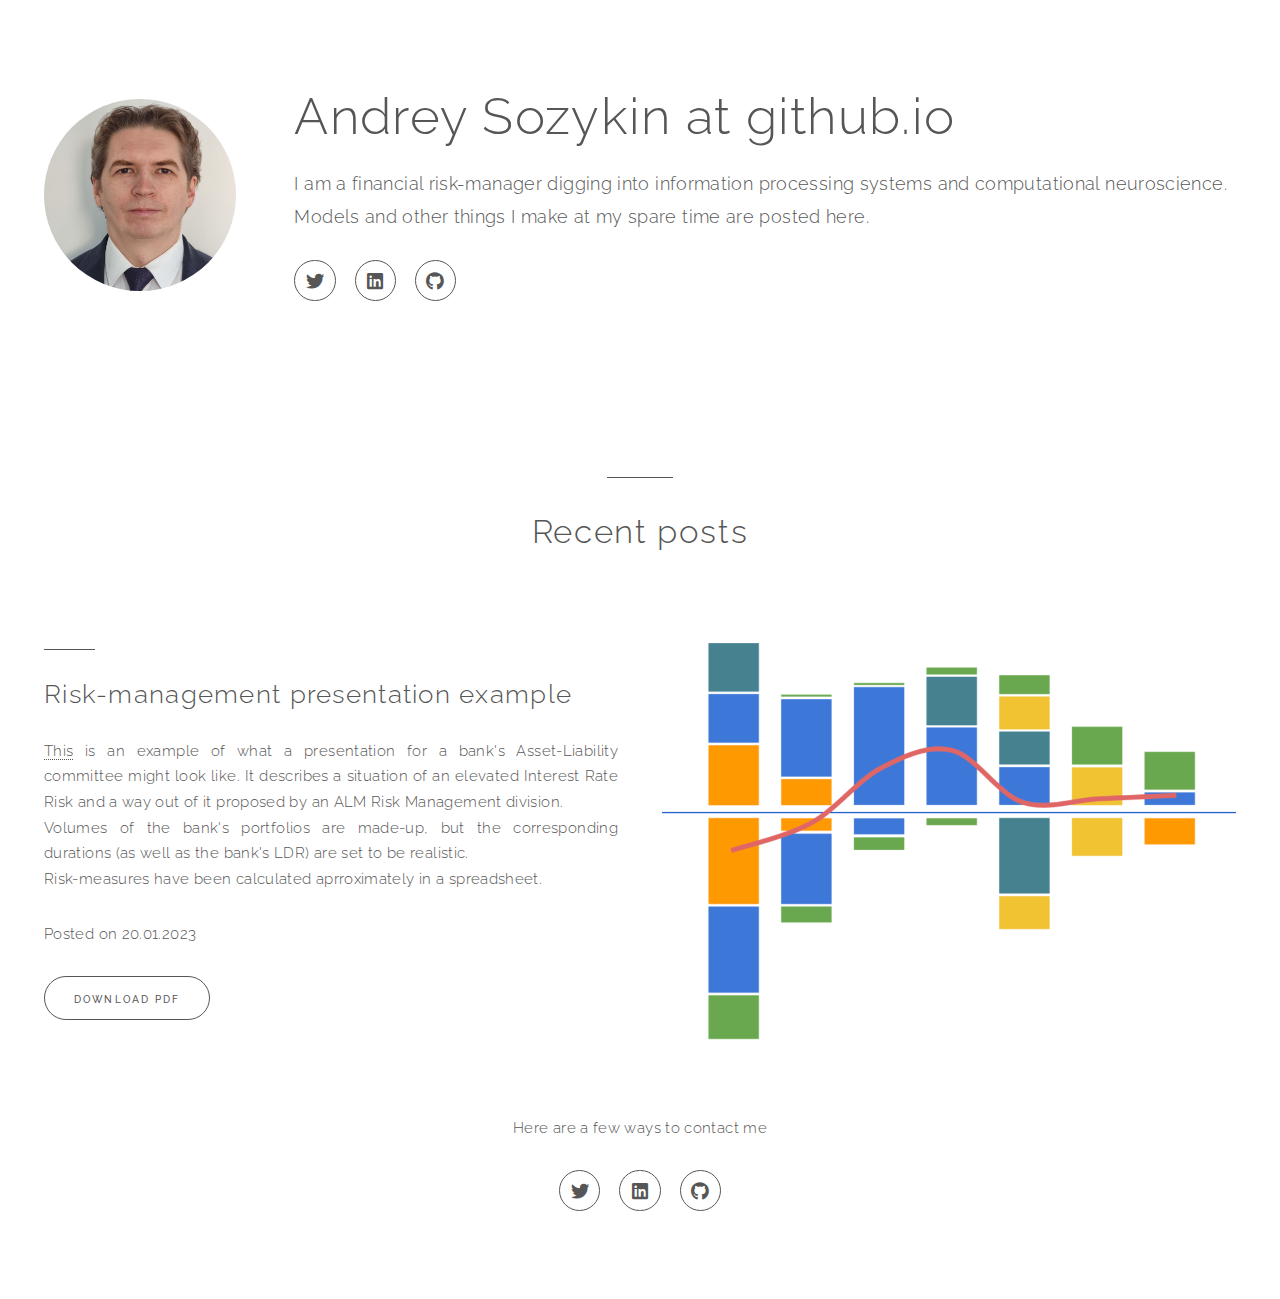
<file: index.html>
<html>
	<head>
		<title>Andrey Sozykin at github.io</title>
		<meta charset="utf-8" />
		<meta name="viewport" content="width=device-width, initial-scale=1, user-scalable=no" />
		<link rel="stylesheet" href="assets/css/main.css" />
	</head>
	<!-- Google tag (gtag.js) -->
	<script async src="https://www.googletagmanager.com/gtag/js?id=G-68GM69H92J"></script>
	<script>
	  window.dataLayer = window.dataLayer || [];
	  function gtag(){dataLayer.push(arguments);}
	  gtag('js', new Date());

	  gtag('config', 'G-68GM69H92J');
	</script>
	<body class="is-preload">

		<!-- Header -->
<!--
		<header id="header">
			<nav>
				<ul>
					<li><a href="#menu">Menu</a></li>
				</ul>
			</nav>
		</header>
-->
		<!-- Wrapper -->
		<div id="wrapper">

			<!-- Intro -->
				<section id="intro" class="wrapper featured style1">
					<div class="inner">
						<span class="image"><img src="images/profile_photo.jpeg" alt="" /></span>
						<div class="content">
							<header>
								<h1>Andrey Sozykin at github.io</h1>
								<p>I am a financial risk-manager digging into information processing systems and computational neuroscience. Models and other things I make at my spare time are posted here.</p>
							</header>
							<ul class="icons">
								<li><a href="https://twitter.com/asozykin" class="icon brands fa-twitter"><span class="label">Twitter</span></a></li>
								<li><a href="https://www.linkedin.com/in/andrey-sozykin-a2726b76/" class="icon brands fa-linkedin"><span class="label">LinkedIn</span></a></li>
								<li><a href="https://github.com/asozykin" class="icon brands fa-github"><span class="label">GitHub</span></a></li>
							</ul>							
						</div>
					</div>
				</section>

			<!-- Content -->
				<section class="wrapper style1 special">
					<div class="inner">
						<header>
							<h2>Recent posts</h2>
<!--
							<p>Rutrum facilisis. Class aptent taciti sociosqu<br />
							litora torquent et conubia etiam nostra.</p>
-->
						</header>
						<section class="spotlight">
							<span class="image"><a href="/posts/ALCO - IRRBB limit breach.pdf"><img src="images/Pres1.png" alt="" /></a></span>
							<div class="content">
								<header>
									<h3>Risk-management presentation example</h3>
								</header>
								<p><a href="/posts/ALCO - IRRBB limit breach.pdf">This</a> is an example of what a presentation for a bank's Asset-Liability committee might look like. It describes a situation of an elevated Interest Rate Risk and a way out of it proposed by an ALM Risk Management division.<br />Volumes of the bank's portfolios are made-up, but the corresponding durations (as well as the bank's LDR) are set to be realistic.<br />Risk-measures have been calculated aprroximately in a spreadsheet.</p>
								<p>Posted on 20.01.2023</p>
								<footer>
									<ul class="actions">
										<li><a href="/posts/ALCO - IRRBB limit breach.pdf" class="button">Download PDF</a></li>
									</ul>
								</footer>
							</div>
						</section>
<!--
						<section class="spotlight">
							<span class="image"><img src="images/pic03.jpg" alt="" /></span>
							<div class="content">
								<header>
									<h3>Nostra adpiscing</h3>
								</header>
								<p>Lorem ipsum dolor sit amet, consectetur adipiscing elit. Duis dapibus rutrum facilisis. Class aptent taciti sociosqu ad litora torquent per conubia nostra, per inceptos himenaeos magna fames ac turpis egestas amet non lorem amet.</p>
								<footer>
									<ul class="actions">
										<li><a href="#" class="button">Details</a></li>
									</ul>
								</footer>
							</div>
						</section>
						<section class="spotlight">
							<span class="image"><img src="images/pic04.jpg" alt="" /></span>
							<div class="content">
								<header>
									<h3>Tempus litoria</h3>
								</header>
								<p>Lorem ipsum dolor sit amet, consectetur adipiscing elit. Duis dapibus rutrum facilisis. Class aptent taciti sociosqu ad litora torquent per conubia nostra, per inceptos himenaeos magna fames ac turpis egestas amet non lorem amet.</p>
								<footer>
									<ul class="actions">
										<li><a href="#" class="button">Details</a></li>
									</ul>
								</footer>
							</div>
						</section>
-->
						<p>Here are a few ways to contact me</p>
						<footer>
							<ul class="icons">
								<li><a href="https://twitter.com/asozykin" class="icon brands fa-twitter"><span class="label">Twitter</span></a></li>
								<li><a href="https://www.linkedin.com/in/andrey-sozykin-a2726b76/" class="icon brands fa-linkedin"><span class="label">LinkedIn</span></a></li>
								<li><a href="https://github.com/asozykin" class="icon brands fa-github"><span class="label">GitHub</span></a></li>
							</ul>
						</footer>
					</div>
				</section>
			</div>

		<!-- Scripts -->
			<script src="assets/js/jquery.min.js"></script>
			<script src="assets/js/browser.min.js"></script>
			<script src="assets/js/breakpoints.min.js"></script>
			<script src="assets/js/util.js"></script>
			<script src="assets/js/main.js"></script>

	</body>
</html>
</file>
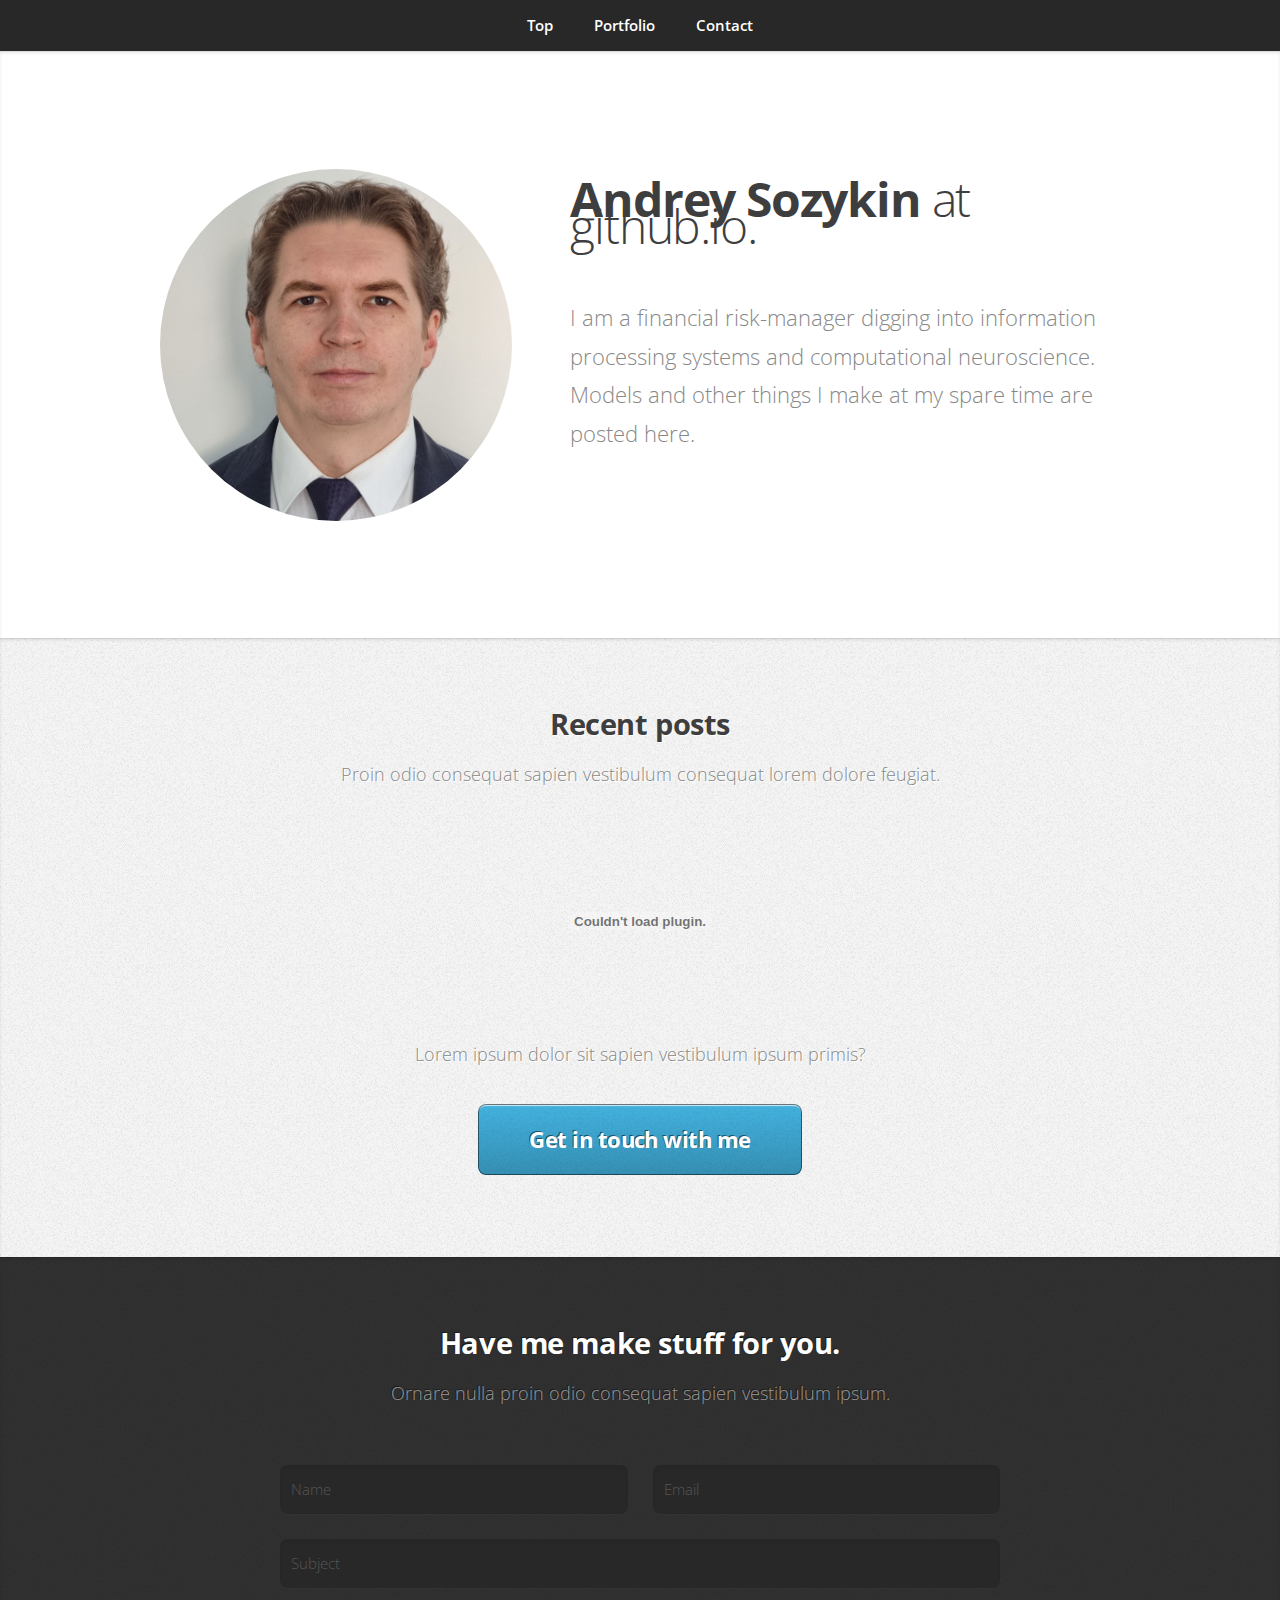
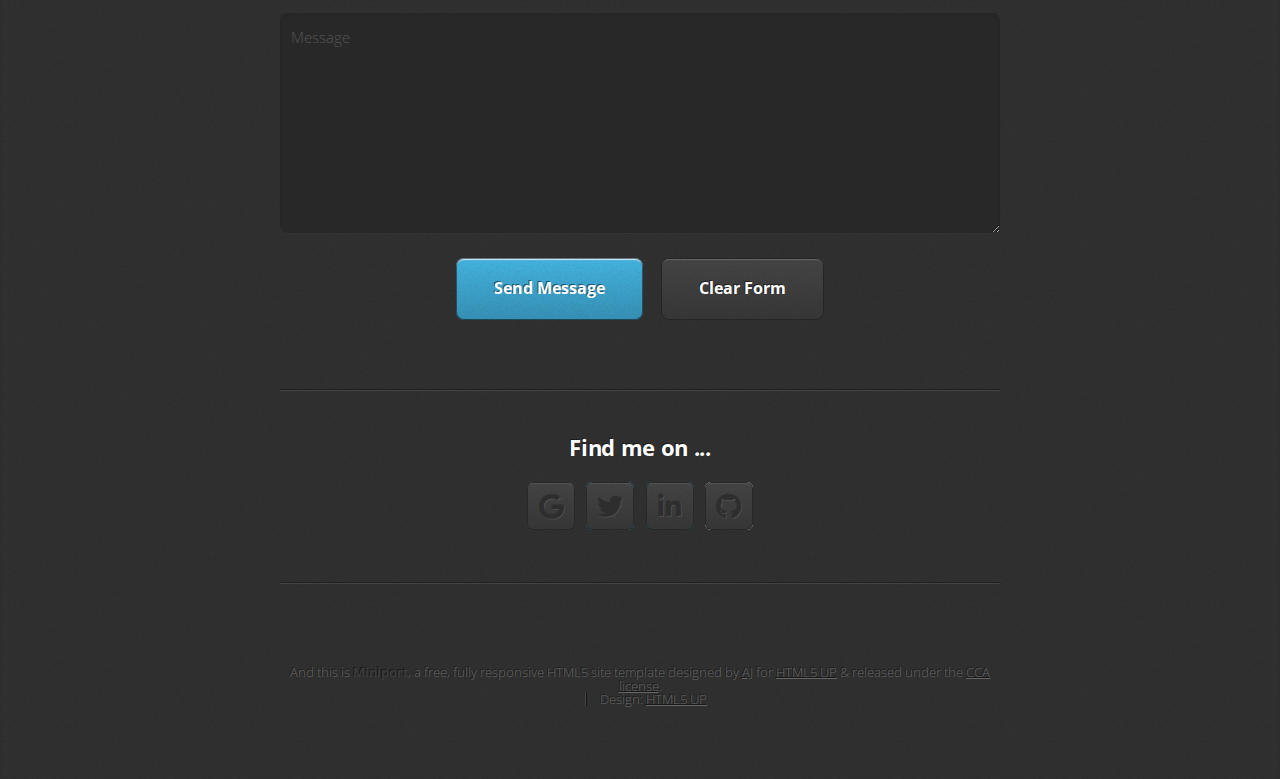
<file: v1/index.html>
<!DOCTYPE HTML>
<!--
	Miniport by HTML5 UP
	html5up.net | @ajlkn
	Free for personal and commercial use under the CCA 3.0 license (html5up.net/license)
-->
<html>
	<head>
		<title>Andrey Sozykin at github.io</title>
		<meta charset="utf-8" />
		<meta name="viewport" content="width=device-width, initial-scale=1, user-scalable=no" />
		<link rel="stylesheet" href="assets/css/main.css" />
	</head>
	<body class="is-preload">

		<!-- Nav -->
			<nav id="nav">
				<ul class="container">
					<li><a href="#top">Top</a></li>
<!--					<li><a href="#work">Work</a></li>
-->
					<li><a href="#portfolio">Portfolio</a></li>
					<li><a href="#contact">Contact</a></li>
				</ul>
			</nav>

		<!-- Home -->
			<article id="top" class="wrapper style1">
				<div class="container">
					<div class="row">
						<div class="col-4 col-5-large col-12-medium">
							<span class="image fit"><img src="images/profile_photo.jpeg" alt="" /></span>
						</div>
						<div class="col-8 col-7-large col-12-medium">
							<header>
								<h1><strong>Andrey Sozykin</strong> at github.io.</h1>
							</header>
							<p>I am a financial risk-manager digging into information processing systems and computational neuroscience. Models and other things I make at my spare time are posted here.</p>
							<!--
							<p>And this is <strong>Miniport</strong>, a free, fully responsive HTML5 site template designed by <a href="http://twitter.com/ajlkn">AJ</a> for <a href="http://html5up.net">HTML5 UP</a> &amp; released under the <a href="http://html5up.net/license">CCA license</a>.</p>
							-->
<!--
							<a href="#work" class="button large scrolly">Learn about what I do</a>
-->
						</div>
					</div>
				</div>
			</article>

		<!-- Work -->
<!--
			<article id="work" class="wrapper style2">
				<div class="container">
					<header>
						<h2>Here's all the stuff I do.</h2>
						<p>Odio turpis amet sed consequat eget posuere consequat.</p>
					</header>
					<div class="row aln-center">
						<div class="col-4 col-6-medium col-12-small">
							<section class="box style1">
								<span class="icon featured fa-comments"></span>
								<h3>Consequat lorem</h3>
								<p>Ornare nulla proin odio consequat sapien vestibulum ipsum primis sed amet consequat lorem dolore.</p>
							</section>
						</div>
						<div class="col-4 col-6-medium col-12-small">
							<section class="box style1">
								<span class="icon solid featured fa-camera-retro"></span>
								<h3>Lorem dolor tempus</h3>
								<p>Ornare nulla proin odio consequat sapien vestibulum ipsum primis sed amet consequat lorem dolore.</p>
							</section>
						</div>
						<div class="col-4 col-6-medium col-12-small">
							<section class="box style1">
								<span class="icon featured fa-thumbs-up"></span>
								<h3>Feugiat posuere</h3>
								<p>Ornare nulla proin odio consequat sapien vestibulum ipsum primis sed amet consequat lorem dolore.</p>
							</section>
						</div>
					</div>
					<footer>
						<p>Lorem ipsum dolor sit sapien vestibulum ipsum primis?</p>
						<a href="#portfolio" class="button large scrolly">See some of my recent work</a>
					</footer>
				</div>
			</article>
-->
		<!-- Portfolio -->
			<article id="portfolio" class="wrapper style3">
				<div class="container">
					<header>
						<h2>Recent posts</h2>
						<p>Proin odio consequat  sapien vestibulum consequat lorem dolore feugiat.</p>
					</header>
					<div class="row">

						<embed
						    src="/posts/ALCO - IRRBB limit breach.pdf"
						    type="application/pdf"
						    frameBorder="0"
						    scrolling="auto"
						    height="100%"
						    width="100%"
						></embed>


<!--
						<iframe src="/posts/ALCO - IRRBB limit breach.pdf" width="100%" height="500px">
					    </iframe>

						<div class="col-4 col-6-medium col-12-small">
							<article class="box style2">
								<a href="#" class="image featured"><img src="images/pic01.jpg" alt="" /></a>
								<h3><a href="#">Magna feugiat</a></h3>
								<p>Ornare nulla proin odio consequat.</p>
							</article>
						</div>
						<div class="col-4 col-6-medium col-12-small">
							<article class="box style2">
								<a href="#" class="image featured"><img src="images/pic02.jpg" alt="" /></a>
								<h3><a href="#">Veroeros primis</a></h3>
								<p>Ornare nulla proin odio consequat.</p>
							</article>
						</div>
						<div class="col-4 col-6-medium col-12-small">
							<article class="box style2">
								<a href="#" class="image featured"><img src="images/pic03.jpg" alt="" /></a>
								<h3><a href="#">Lorem ipsum</a></h3>
								<p>Ornare nulla proin odio consequat.</p>
							</article>
						</div>
						<div class="col-4 col-6-medium col-12-small">
							<article class="box style2">
								<a href="#" class="image featured"><img src="images/pic04.jpg" alt="" /></a>
								<h3><a href="#">Tempus dolore</a></h3>
								<p>Ornare nulla proin odio consequat.</p>
							</article>
						</div>
						<div class="col-4 col-6-medium col-12-small">
							<article class="box style2">
								<a href="#" class="image featured"><img src="images/pic05.jpg" alt="" /></a>
								<h3><a href="#">Feugiat aliquam</a></h3>
								<p>Ornare nulla proin odio consequat.</p>
							</article>
						</div>
						<div class="col-4 col-6-medium col-12-small">
							<article class="box style2">
								<a href="#" class="image featured"><img src="images/pic06.jpg" alt="" /></a>
								<h3><a href="#">Sed amet ornare</a></h3>
								<p>Ornare nulla proin odio consequat.</p>
							</article>
						</div>
-->
					</div>
					<footer>
						<p>Lorem ipsum dolor sit sapien vestibulum ipsum primis?</p>
						<a href="#contact" class="button large scrolly">Get in touch with me</a>
					</footer>
				</div>
			</article>

		<!-- Contact -->
			<article id="contact" class="wrapper style4">
				<div class="container medium">
					<header>
						<h2>Have me make stuff for you.</h2>
						<p>Ornare nulla proin odio consequat sapien vestibulum ipsum.</p>
					</header>
					<div class="row">
						<div class="col-12">
							<form method="post" action="#">
								<div class="row">
									<div class="col-6 col-12-small">
										<input type="text" name="name" id="name" placeholder="Name" />
									</div>
									<div class="col-6 col-12-small">
										<input type="text" name="email" id="email" placeholder="Email" />
									</div>
									<div class="col-12">
										<input type="text" name="subject" id="subject" placeholder="Subject" />
									</div>
									<div class="col-12">
										<textarea name="message" id="message" placeholder="Message"></textarea>
									</div>
									<div class="col-12">
										<ul class="actions">
											<li><input type="submit" value="Send Message" /></li>
											<li><input type="reset" value="Clear Form" class="alt" /></li>
										</ul>
									</div>
								</div>
							</form>
						</div>
						<div class="col-12">
							<hr />
							<h3>Find me on ...</h3>
							<ul class="social">
								<li><a href="#" class="icon brands fa-google"><span class="label">Gmail</span></a></li>
								<li><a href="#" class="icon brands fa-twitter"><span class="label">Twitter</span></a></li>
								<li><a href="#" class="icon brands fa-linkedin-in"><span class="label">LinkedIn</span></a></li>
								<li><a href="#" class="icon brands fa-github"><span class="label">Github</span></a></li>
								<!--
								<li><a href="#" class="icon brands fa-tumblr"><span class="label">Tumblr</span></a></li>
								<li><a href="#" class="icon brands fa-google-plus"><span class="label">Google+</span></a></li>
								<li><a href="#" class="icon brands fa-facebook-f"><span class="label">Facebook</span></a></li>
								<li><a href="#" class="icon brands fa-dribbble"><span class="label">Dribbble</span></a></li>
								<li><a href="#" class="icon solid fa-rss"><span>RSS</span></a></li>
								<li><a href="#" class="icon brands fa-instagram"><span>Instagram</span></a></li>
								<li><a href="#" class="icon brands fa-foursquare"><span>Foursquare</span></a></li>
								<li><a href="#" class="icon brands fa-skype"><span>Skype</span></a></li>
								<li><a href="#" class="icon brands fa-soundcloud"><span>Soundcloud</span></a></li>
								<li><a href="#" class="icon brands fa-youtube"><span>YouTube</span></a></li>
								<li><a href="#" class="icon brands fa-blogger"><span>Blogger</span></a></li>
								<li><a href="#" class="icon brands fa-flickr"><span>Flickr</span></a></li>
								<li><a href="#" class="icon brands fa-vimeo"><span>Vimeo</span></a></li>
								-->
							</ul>
							<hr />
						</div>
					</div>
					<footer>
						<ul id="copyright">
							<li>And this is <strong>Miniport</strong>, a free, fully responsive HTML5 site template designed by <a href="http://twitter.com/ajlkn">AJ</a> for <a href="http://html5up.net">HTML5 UP</a> &amp; released under the <a href="http://html5up.net/license">CCA license</a>.</li><li>Design: <a href="http://html5up.net">HTML5 UP</a></li>
						</ul>
					</footer>
				</div>
			</article>

		<!-- Scripts -->
			<script src="assets/js/jquery.min.js"></script>
			<script src="assets/js/jquery.scrolly.min.js"></script>
			<script src="assets/js/browser.min.js"></script>
			<script src="assets/js/breakpoints.min.js"></script>
			<script src="assets/js/util.js"></script>
			<script src="assets/js/main.js"></script>

	</body>
</html>
</file>
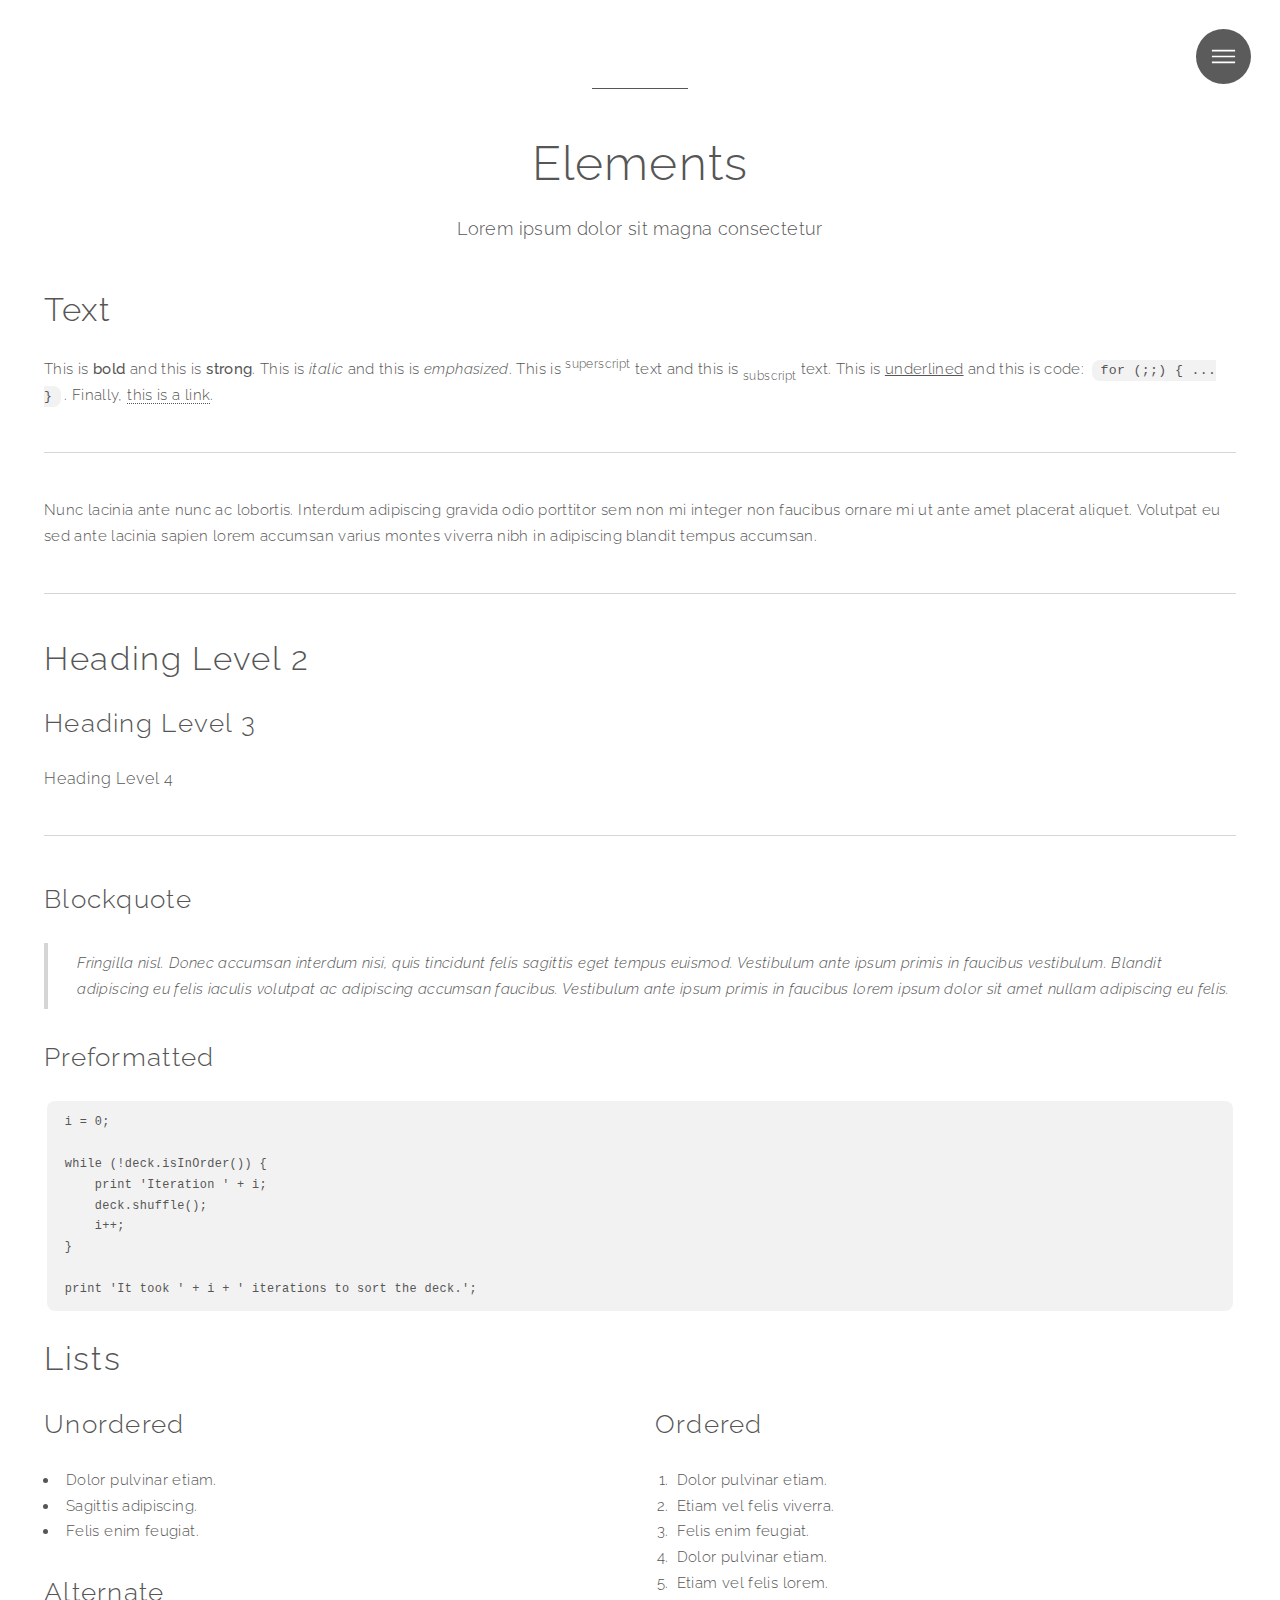
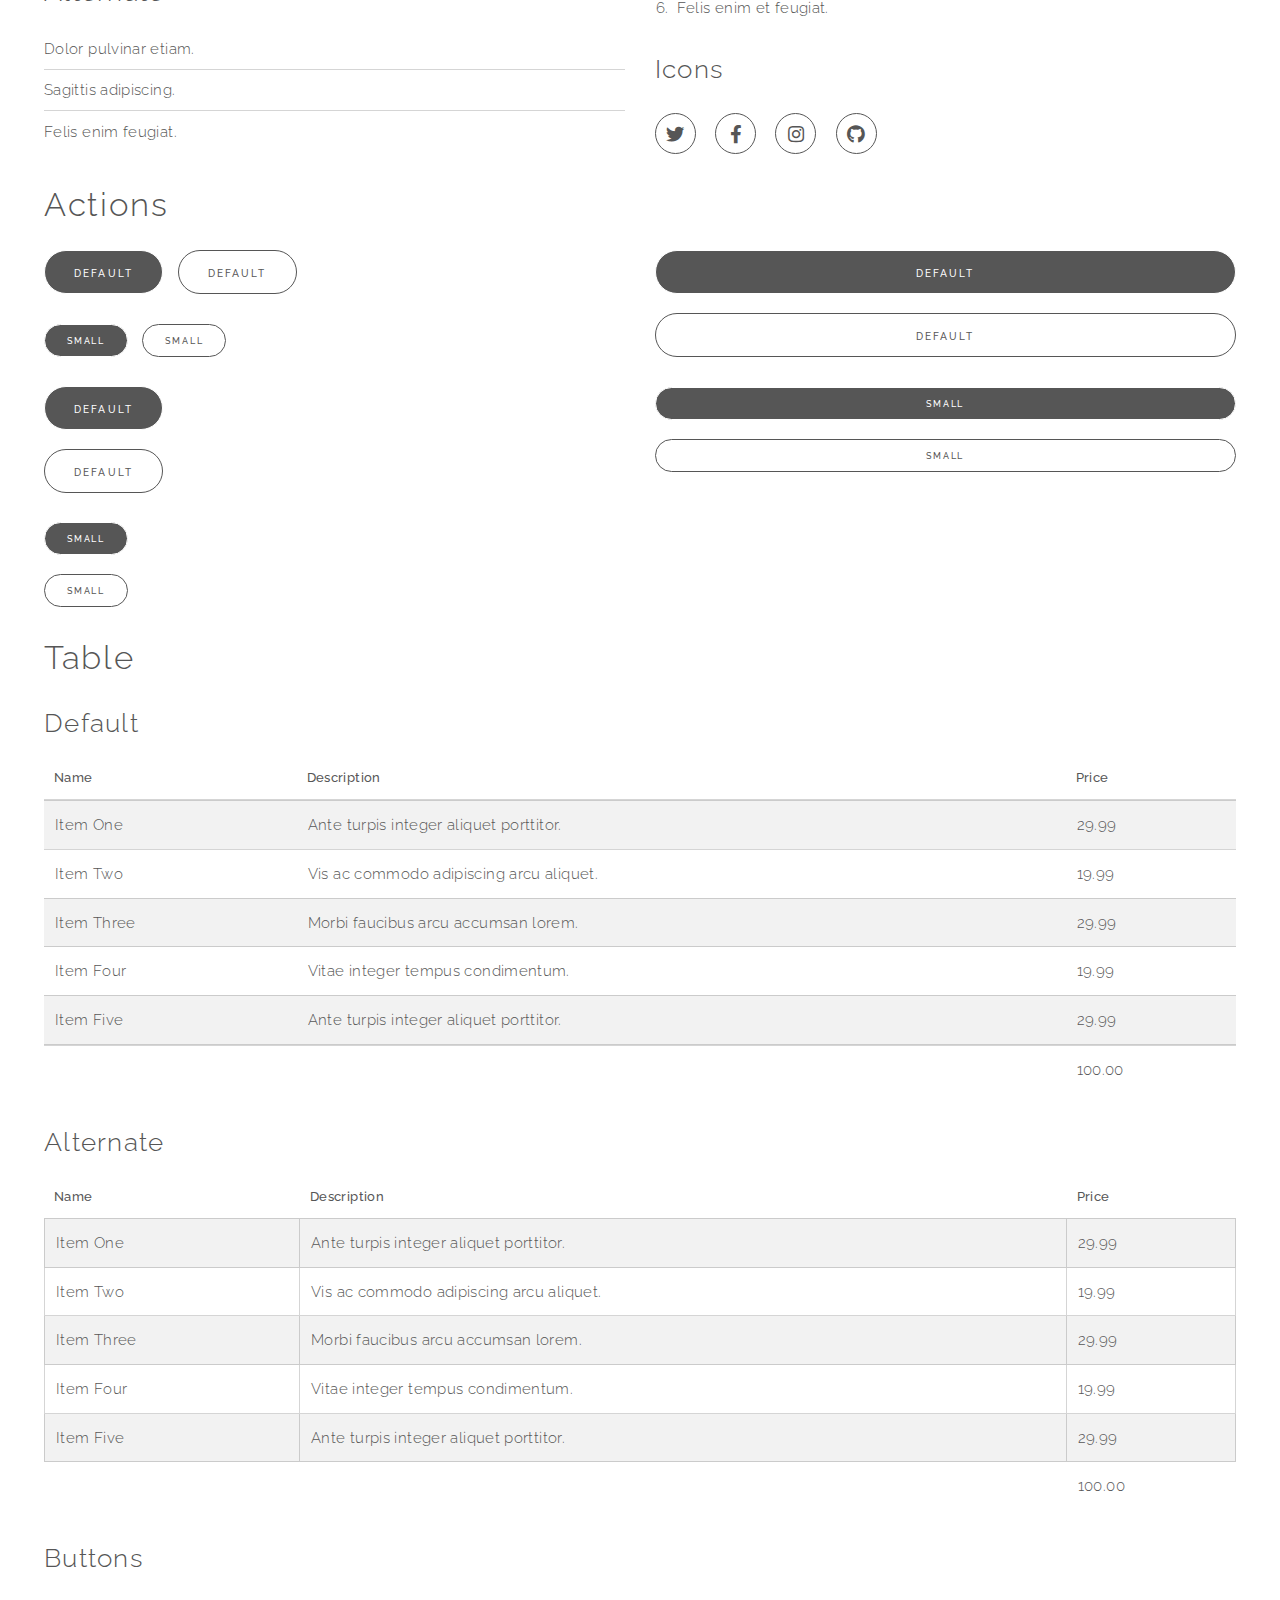
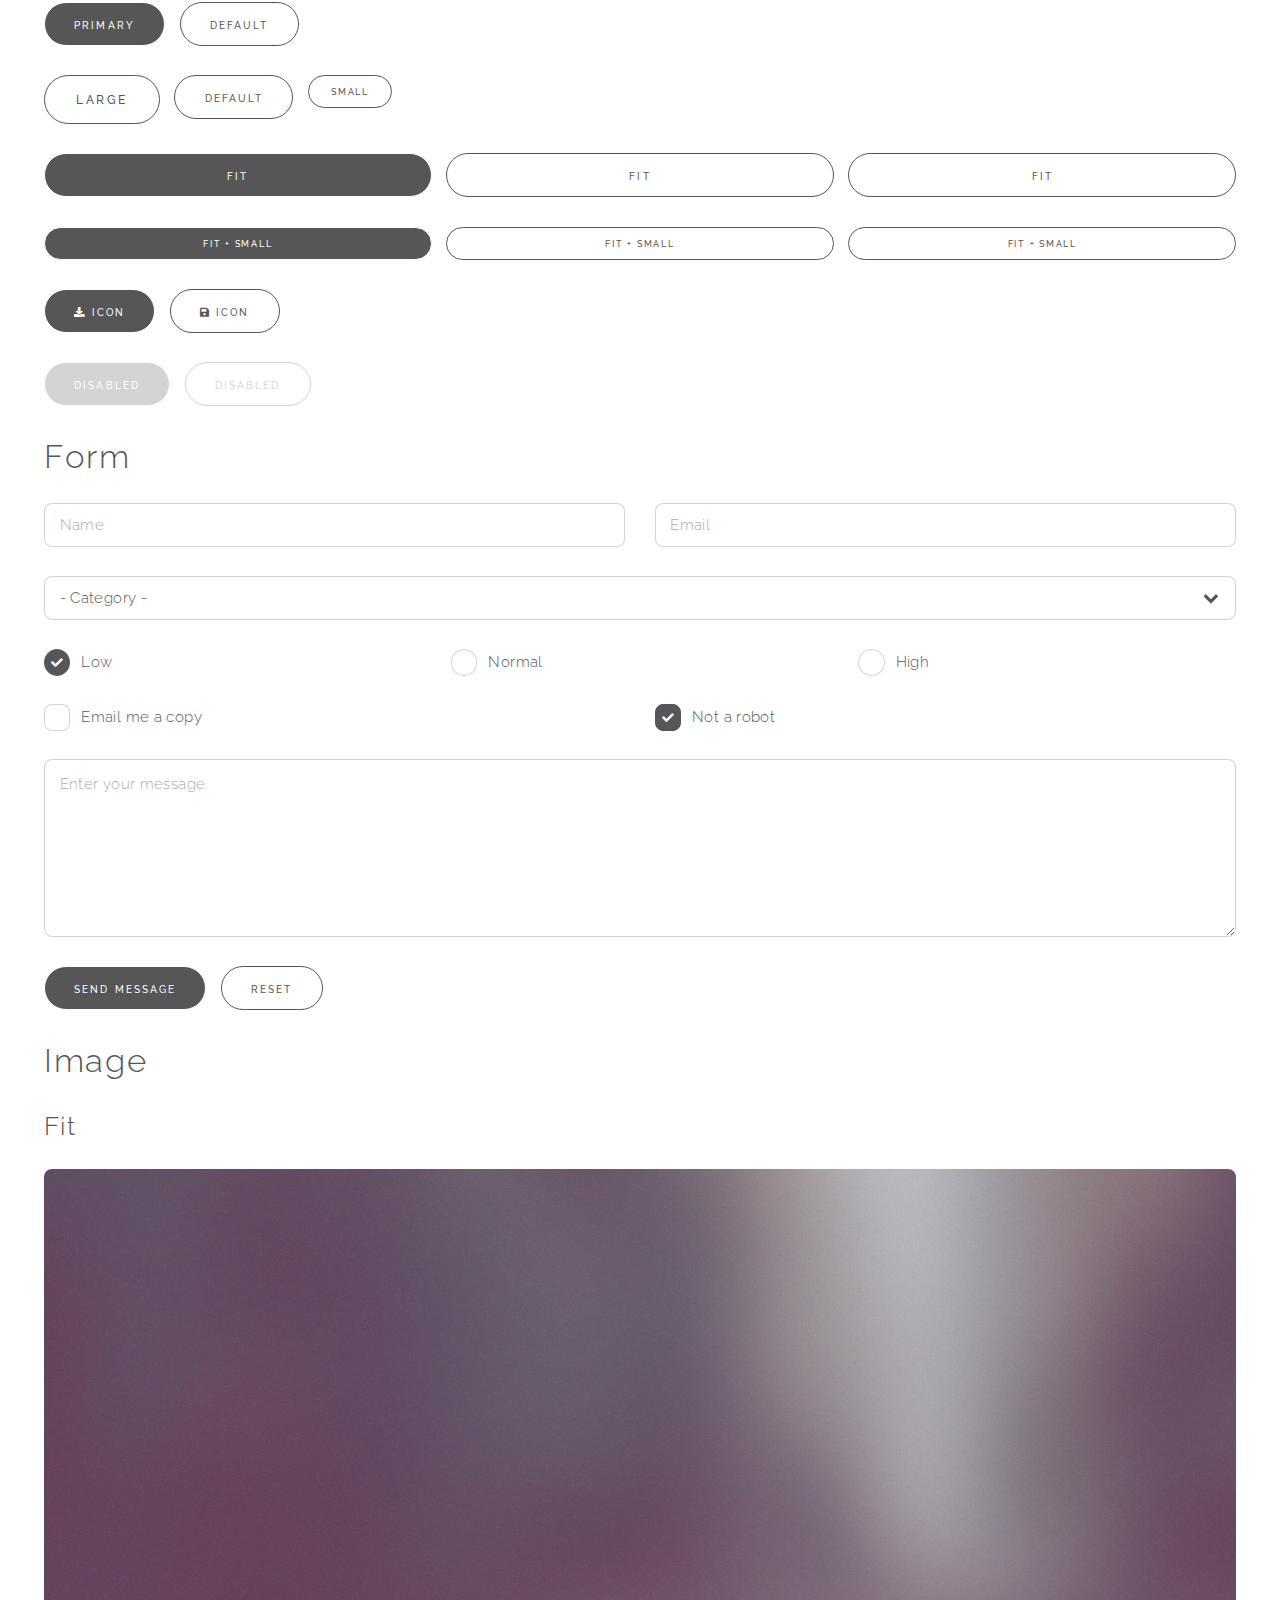
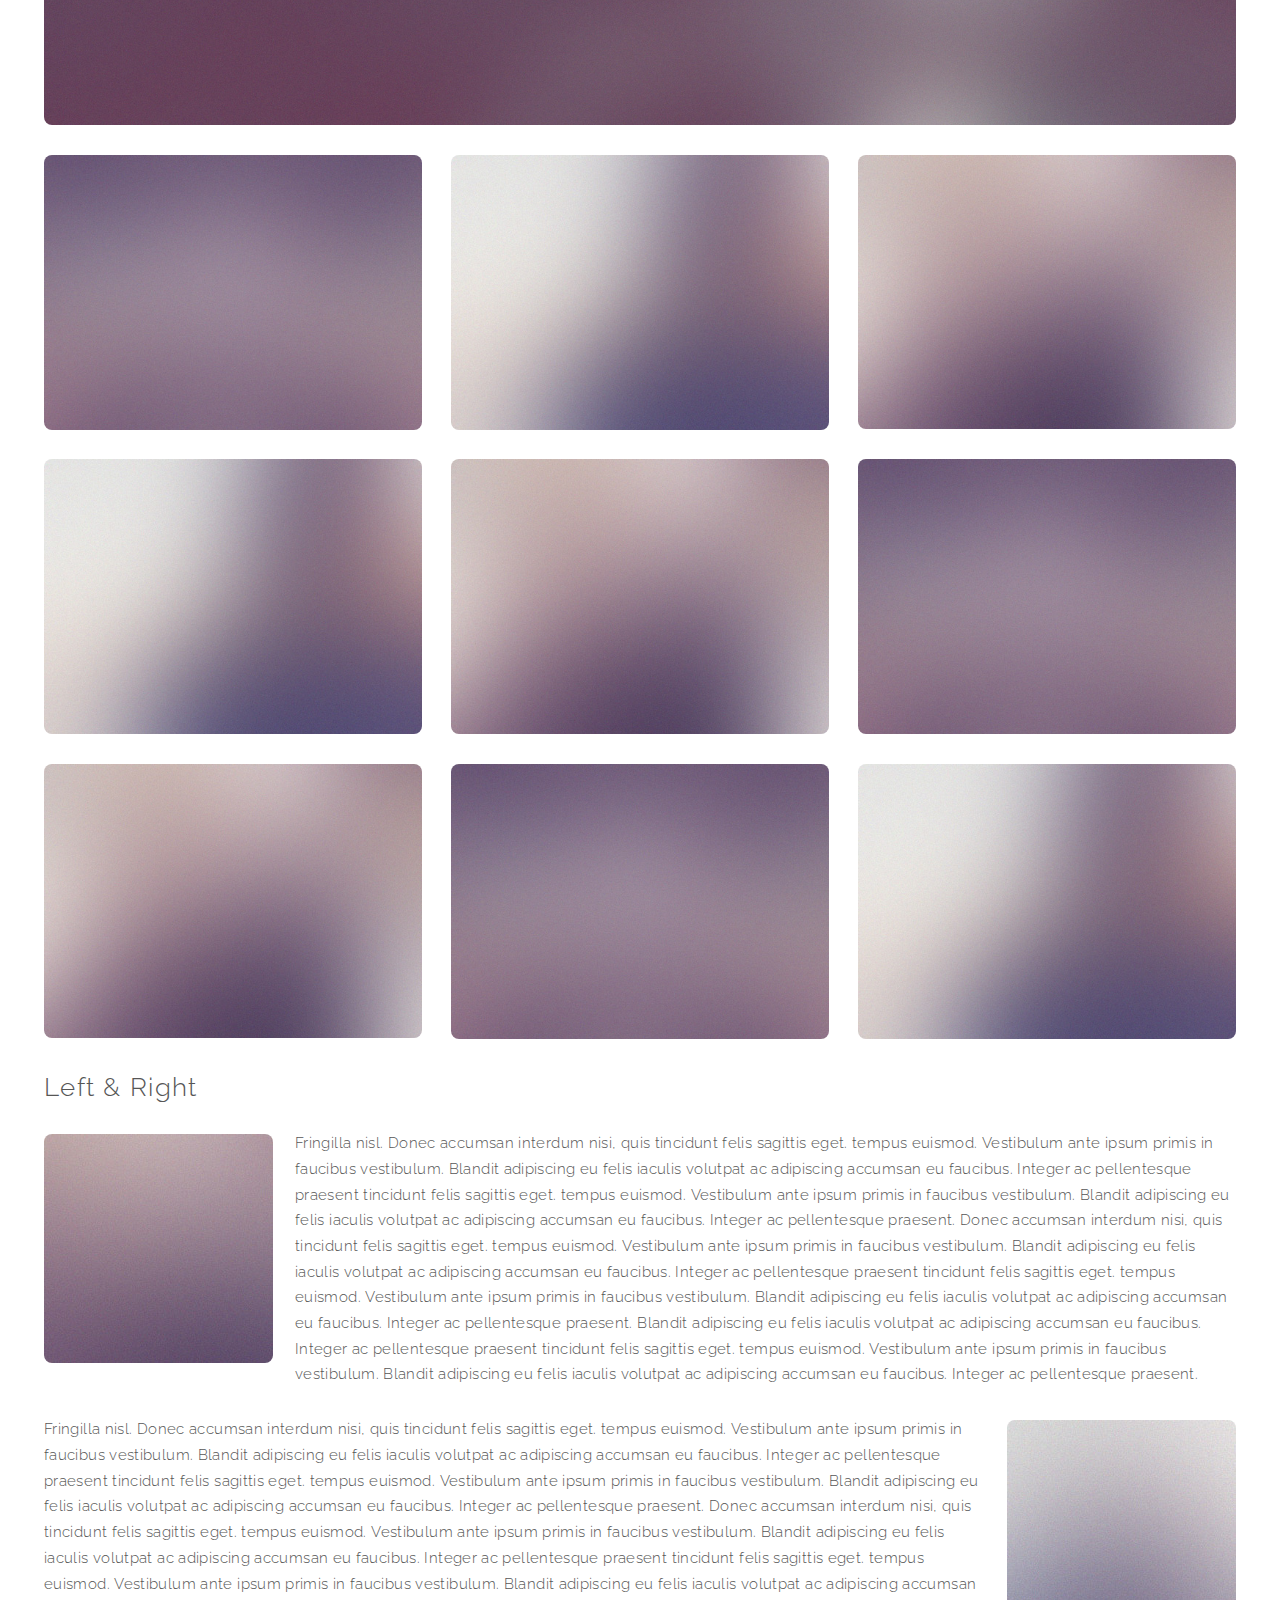
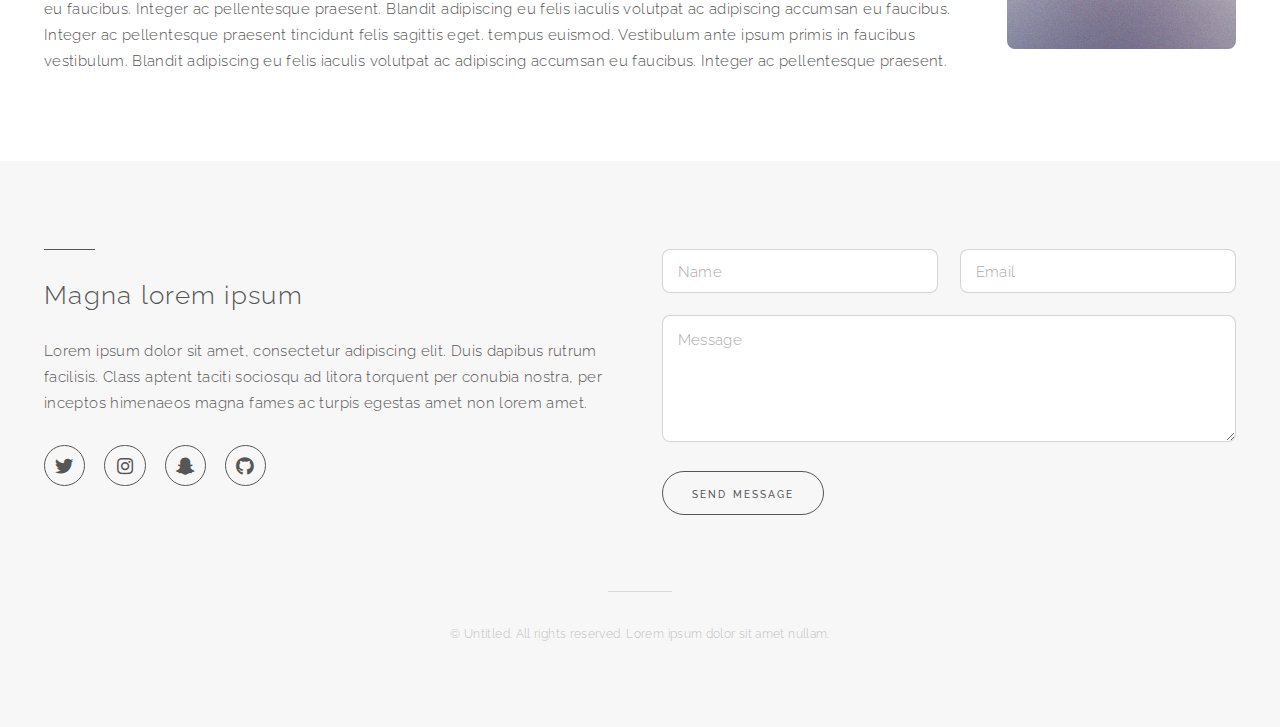
<file: elements.html>
<!DOCTYPE HTML>
<!--
	Reflex by Pixelarity
	pixelarity.com | hello@pixelarity.com
	License: pixelarity.com/license
-->
<html>
	<head>
		<title>Untitled</title>
		<meta charset="utf-8" />
		<meta name="viewport" content="width=device-width, initial-scale=1, user-scalable=no" />
		<link rel="stylesheet" href="assets/css/main.css" />
	</head>
	<body class="is-preload">

		<!-- Header -->
			<header id="header">
				<nav>
					<ul>
						<li><a href="#menu">Menu</a></li>
					</ul>
				</nav>
			</header>

		<!-- Menu -->
			<nav id="menu">
				<h2>Menu</h2>
				<ul class="links">
					<li><a href="index.html">Home</a></li>
					<li><a href="generic.html">Ipsum veroeros</a></li>
					<li><a href="generic.html">Tempus etiam</a></li>
					<li><a href="generic.html">Consequat dolor</a></li>
					<li><a href="elements.html">Elements</a></li>
				</ul>
				<ul class="actions stacked">
					<li><a href="#" class="button fit primary">Get Started</a></li>
					<li><a href="#" class="button fit">Log In</a></li>
				</ul>
			</nav>

		<!-- Wrapper -->
			<div id="wrapper">

				<!-- Main -->
					<section id="main" class="wrapper style1">
						<div class="inner">
							<header class="major">
								<h1>Elements</h1>
								<p>Lorem ipsum dolor sit magna consectetur</p>
							</header>

							<!-- Text -->
								<section>
									<h2>Text</h2>
									<p>This is <b>bold</b> and this is <strong>strong</strong>. This is <i>italic</i> and this is <em>emphasized</em>.
									This is <sup>superscript</sup> text and this is <sub>subscript</sub> text.
									This is <u>underlined</u> and this is code: <code>for (;;) { ... }</code>. Finally, <a href="#">this is a link</a>.</p>
									<hr />
									<p>Nunc lacinia ante nunc ac lobortis. Interdum adipiscing gravida odio porttitor sem non mi integer non faucibus ornare mi ut ante amet placerat aliquet. Volutpat eu sed ante lacinia sapien lorem accumsan varius montes viverra nibh in adipiscing blandit tempus accumsan.</p>
									<hr />
									<h2>Heading Level 2</h2>
									<h3>Heading Level 3</h3>
									<h4>Heading Level 4</h4>
									<hr />
									<h3>Blockquote</h3>
									<blockquote>Fringilla nisl. Donec accumsan interdum nisi, quis tincidunt felis sagittis eget tempus euismod. Vestibulum ante ipsum primis in faucibus vestibulum. Blandit adipiscing eu felis iaculis volutpat ac adipiscing accumsan faucibus. Vestibulum ante ipsum primis in faucibus lorem ipsum dolor sit amet nullam adipiscing eu felis.</blockquote>
									<h3>Preformatted</h3>
									<pre><code>i = 0;

while (!deck.isInOrder()) {
    print 'Iteration ' + i;
    deck.shuffle();
    i++;
}

print 'It took ' + i + ' iterations to sort the deck.';</code></pre>
								</section>

							<!-- Lists -->
								<section>
									<h2>Lists</h2>
									<div class="row">
										<div class="col-6 col-12-medium">
											<h3>Unordered</h3>
											<ul>
												<li>Dolor pulvinar etiam.</li>
												<li>Sagittis adipiscing.</li>
												<li>Felis enim feugiat.</li>
											</ul>
											<h3>Alternate</h3>
											<ul class="alt">
												<li>Dolor pulvinar etiam.</li>
												<li>Sagittis adipiscing.</li>
												<li>Felis enim feugiat.</li>
											</ul>
										</div>
										<div class="col-6 col-12-medium">
											<h3>Ordered</h3>
											<ol>
												<li>Dolor pulvinar etiam.</li>
												<li>Etiam vel felis viverra.</li>
												<li>Felis enim feugiat.</li>
												<li>Dolor pulvinar etiam.</li>
												<li>Etiam vel felis lorem.</li>
												<li>Felis enim et feugiat.</li>
											</ol>
											<h3>Icons</h3>
											<ul class="icons">
												<li><a href="#" class="icon brands style1 fa-twitter"><span class="label">Twitter</span></a></li>
												<li><a href="#" class="icon brands style1 fa-facebook-f"><span class="label">Facebook</span></a></li>
												<li><a href="#" class="icon brands style1 fa-instagram"><span class="label">Instagram</span></a></li>
												<li><a href="#" class="icon brands style1 fa-github"><span class="label">Github</span></a></li>
											</ul>
										</div>
									</div>
									<h2>Actions</h2>
									<div class="row">
										<div class="col-6 col-12-medium">
											<ul class="actions">
												<li><a href="#" class="button primary">Default</a></li>
												<li><a href="#" class="button">Default</a></li>
											</ul>
											<ul class="actions small">
												<li><a href="#" class="button primary small">Small</a></li>
												<li><a href="#" class="button small">Small</a></li>
											</ul>
											<ul class="actions stacked">
												<li><a href="#" class="button primary">Default</a></li>
												<li><a href="#" class="button">Default</a></li>
											</ul>
											<ul class="actions stacked">
												<li><a href="#" class="button primary small">Small</a></li>
												<li><a href="#" class="button small">Small</a></li>
											</ul>
										</div>
										<div class="col-6 col-12-medium">
											<ul class="actions stacked">
												<li><a href="#" class="button primary fit">Default</a></li>
												<li><a href="#" class="button fit">Default</a></li>
											</ul>
											<ul class="actions stacked">
												<li><a href="#" class="button primary small fit">Small</a></li>
												<li><a href="#" class="button small fit">Small</a></li>
											</ul>
										</div>
									</div>
								</section>

							<!-- Table -->
								<section>
									<h2>Table</h2>
									<h3>Default</h3>
									<div class="table-wrapper">
										<table>
											<thead>
												<tr>
													<th>Name</th>
													<th>Description</th>
													<th>Price</th>
												</tr>
											</thead>
											<tbody>
												<tr>
													<td>Item One</td>
													<td>Ante turpis integer aliquet porttitor.</td>
													<td>29.99</td>
												</tr>
												<tr>
													<td>Item Two</td>
													<td>Vis ac commodo adipiscing arcu aliquet.</td>
													<td>19.99</td>
												</tr>
												<tr>
													<td>Item Three</td>
													<td> Morbi faucibus arcu accumsan lorem.</td>
													<td>29.99</td>
												</tr>
												<tr>
													<td>Item Four</td>
													<td>Vitae integer tempus condimentum.</td>
													<td>19.99</td>
												</tr>
												<tr>
													<td>Item Five</td>
													<td>Ante turpis integer aliquet porttitor.</td>
													<td>29.99</td>
												</tr>
											</tbody>
											<tfoot>
												<tr>
													<td colspan="2"></td>
													<td>100.00</td>
												</tr>
											</tfoot>
										</table>
									</div>

									<h3>Alternate</h3>
									<div class="table-wrapper">
										<table class="alt">
											<thead>
												<tr>
													<th>Name</th>
													<th>Description</th>
													<th>Price</th>
												</tr>
											</thead>
											<tbody>
												<tr>
													<td>Item One</td>
													<td>Ante turpis integer aliquet porttitor.</td>
													<td>29.99</td>
												</tr>
												<tr>
													<td>Item Two</td>
													<td>Vis ac commodo adipiscing arcu aliquet.</td>
													<td>19.99</td>
												</tr>
												<tr>
													<td>Item Three</td>
													<td> Morbi faucibus arcu accumsan lorem.</td>
													<td>29.99</td>
												</tr>
												<tr>
													<td>Item Four</td>
													<td>Vitae integer tempus condimentum.</td>
													<td>19.99</td>
												</tr>
												<tr>
													<td>Item Five</td>
													<td>Ante turpis integer aliquet porttitor.</td>
													<td>29.99</td>
												</tr>
											</tbody>
											<tfoot>
												<tr>
													<td colspan="2"></td>
													<td>100.00</td>
												</tr>
											</tfoot>
										</table>
									</div>
								</section>

							<!-- Buttons -->
								<section>
									<h3>Buttons</h3>
									<ul class="actions">
										<li><a href="#" class="button primary">Primary</a></li>
										<li><a href="#" class="button">Default</a></li>
									</ul>
									<ul class="actions">
										<li><a href="#" class="button large">Large</a></li>
										<li><a href="#" class="button">Default</a></li>
										<li><a href="#" class="button small">Small</a></li>
									</ul>
									<ul class="actions fit">
										<li><a href="#" class="button primary fit">Fit</a></li>
										<li><a href="#" class="button fit">Fit</a></li>
										<li><a href="#" class="button fit">Fit</a></li>
									</ul>
									<ul class="actions fit small">
										<li><a href="#" class="button primary fit small">Fit + Small</a></li>
										<li><a href="#" class="button fit small">Fit + Small</a></li>
										<li><a href="#" class="button fit small">Fit + Small</a></li>
									</ul>
									<ul class="actions">
										<li><a href="#" class="button primary icon solid fa-download">Icon</a></li>
										<li><a href="#" class="button icon solid fa-save">Icon</a></li>
									</ul>
									<ul class="actions">
										<li><span class="button primary disabled">Disabled</span></li>
										<li><span class="button disabled">Disabled</span></li>
									</ul>
								</section>

							<!-- Form -->
								<section>
									<h2>Form</h2>
									<form method="post" action="#">
										<div class="row gtr-uniform">
											<div class="col-6 col-12-xsmall">
												<input type="text" name="demo-name" id="demo-name" value="" placeholder="Name" />
											</div>
											<div class="col-6 col-12-xsmall">
												<input type="email" name="demo-email" id="demo-email" value="" placeholder="Email" />
											</div>
											<div class="col-12">
												<select name="demo-category" id="demo-category">
													<option value="">- Category -</option>
													<option value="1">Manufacturing</option>
													<option value="1">Shipping</option>
													<option value="1">Administration</option>
													<option value="1">Human Resources</option>
												</select>
											</div>
											<div class="col-4 col-12-small">
												<input type="radio" id="demo-priority-low" name="demo-priority" checked>
												<label for="demo-priority-low">Low</label>
											</div>
											<div class="col-4 col-12-small">
												<input type="radio" id="demo-priority-normal" name="demo-priority">
												<label for="demo-priority-normal">Normal</label>
											</div>
											<div class="col-4 col-12-small">
												<input type="radio" id="demo-priority-high" name="demo-priority">
												<label for="demo-priority-high">High</label>
											</div>
											<div class="col-6 col-12-small">
												<input type="checkbox" id="demo-copy" name="demo-copy">
												<label for="demo-copy">Email me a copy</label>
											</div>
											<div class="col-6 col-12-small">
												<input type="checkbox" id="demo-human" name="demo-human" checked>
												<label for="demo-human">Not a robot</label>
											</div>
											<div class="col-12">
												<textarea name="demo-message" id="demo-message" placeholder="Enter your message" rows="6"></textarea>
											</div>
											<div class="col-12">
												<ul class="actions">
													<li><input type="submit" value="Send Message" class="primary" /></li>
													<li><input type="reset" value="Reset" /></li>
												</ul>
											</div>
										</div>
									</form>
								</section>

							<!-- Image -->
								<section>
									<h2>Image</h2>
									<h3>Fit</h3>
									<div class="box alt">
										<div class="row gtr-uniform">
											<div class="col-12"><span class="image fit"><img src="images/pic05.jpg" alt="" /></span></div>
											<div class="col-4"><span class="image fit"><img src="images/pic02.jpg" alt="" /></span></div>
											<div class="col-4"><span class="image fit"><img src="images/pic04.jpg" alt="" /></span></div>
											<div class="col-4"><span class="image fit"><img src="images/pic03.jpg" alt="" /></span></div>
											<div class="col-4"><span class="image fit"><img src="images/pic04.jpg" alt="" /></span></div>
											<div class="col-4"><span class="image fit"><img src="images/pic03.jpg" alt="" /></span></div>
											<div class="col-4"><span class="image fit"><img src="images/pic02.jpg" alt="" /></span></div>
											<div class="col-4"><span class="image fit"><img src="images/pic03.jpg" alt="" /></span></div>
											<div class="col-4"><span class="image fit"><img src="images/pic02.jpg" alt="" /></span></div>
											<div class="col-4"><span class="image fit"><img src="images/pic04.jpg" alt="" /></span></div>
										</div>
									</div>
									<h3>Left &amp; Right</h3>
									<p><span class="image left"><img src="images/pic06.jpg" alt="" /></span>Fringilla nisl. Donec accumsan interdum nisi, quis tincidunt felis sagittis eget. tempus euismod. Vestibulum ante ipsum primis in faucibus vestibulum. Blandit adipiscing eu felis iaculis volutpat ac adipiscing accumsan eu faucibus. Integer ac pellentesque praesent tincidunt felis sagittis eget. tempus euismod. Vestibulum ante ipsum primis in faucibus vestibulum. Blandit adipiscing eu felis iaculis volutpat ac adipiscing accumsan eu faucibus. Integer ac pellentesque praesent. Donec accumsan interdum nisi, quis tincidunt felis sagittis eget. tempus euismod. Vestibulum ante ipsum primis in faucibus vestibulum. Blandit adipiscing eu felis iaculis volutpat ac adipiscing accumsan eu faucibus. Integer ac pellentesque praesent tincidunt felis sagittis eget. tempus euismod. Vestibulum ante ipsum primis in faucibus vestibulum. Blandit adipiscing eu felis iaculis volutpat ac adipiscing accumsan eu faucibus. Integer ac pellentesque praesent. Blandit adipiscing eu felis iaculis volutpat ac adipiscing accumsan eu faucibus. Integer ac pellentesque praesent tincidunt felis sagittis eget. tempus euismod. Vestibulum ante ipsum primis in faucibus vestibulum. Blandit adipiscing eu felis iaculis volutpat ac adipiscing accumsan eu faucibus. Integer ac pellentesque praesent.</p>
									<p><span class="image right"><img src="images/pic07.jpg" alt="" /></span>Fringilla nisl. Donec accumsan interdum nisi, quis tincidunt felis sagittis eget. tempus euismod. Vestibulum ante ipsum primis in faucibus vestibulum. Blandit adipiscing eu felis iaculis volutpat ac adipiscing accumsan eu faucibus. Integer ac pellentesque praesent tincidunt felis sagittis eget. tempus euismod. Vestibulum ante ipsum primis in faucibus vestibulum. Blandit adipiscing eu felis iaculis volutpat ac adipiscing accumsan eu faucibus. Integer ac pellentesque praesent. Donec accumsan interdum nisi, quis tincidunt felis sagittis eget. tempus euismod. Vestibulum ante ipsum primis in faucibus vestibulum. Blandit adipiscing eu felis iaculis volutpat ac adipiscing accumsan eu faucibus. Integer ac pellentesque praesent tincidunt felis sagittis eget. tempus euismod. Vestibulum ante ipsum primis in faucibus vestibulum. Blandit adipiscing eu felis iaculis volutpat ac adipiscing accumsan eu faucibus. Integer ac pellentesque praesent. Blandit adipiscing eu felis iaculis volutpat ac adipiscing accumsan eu faucibus. Integer ac pellentesque praesent tincidunt felis sagittis eget. tempus euismod. Vestibulum ante ipsum primis in faucibus vestibulum. Blandit adipiscing eu felis iaculis volutpat ac adipiscing accumsan eu faucibus. Integer ac pellentesque praesent.</p>
								</section>

						</div>
					</section>

				<!-- Footer -->
					<section id="footer" class="wrapper split style2">
						<div class="inner">
							<section>
								<header>
									<h3>Magna lorem ipsum</h3>
								</header>
								<p>Lorem ipsum dolor sit amet, consectetur adipiscing elit. Duis dapibus rutrum facilisis. Class aptent taciti sociosqu ad litora torquent per conubia nostra, per inceptos himenaeos magna fames ac turpis egestas amet non lorem amet.</p>
								<ul class="icons">
									<li><a href="#" class="icon brands fa-twitter"><span class="label">Twitter</span></a></li>
									<li><a href="#" class="icon brands fa-instagram"><span class="label">Instagram</span></a></li>
									<li><a href="#" class="icon brands fa-snapchat-ghost"><span class="label">Snapchat</span></a></li>
									<li><a href="#" class="icon brands fa-github"><span class="label">GitHub</span></a></l
								</ul>
							</section>
							<section>
								<form method="post" action="#">
									<div class="fields">
										<div class="field half"><input type="text" name="name" id="name" placeholder="Name" /></div>
										<div class="field half"><input type="email" name="email" id="email" placeholder="Email" /></div>
										<div class="field"><textarea name="message" id="message" placeholder="Message" rows="4"></textarea></div>
									</div>
									<ul class="actions">
										<li><input type="submit" value="Send Message" /></li>
									</ul>
								</form>
							</section>
						</div>
						<div class="copyright">
							<p>&copy; Untitled. All rights reserved. Lorem ipsum dolor sit amet nullam.</p>
						</div>
					</section>

			</div>

		<!-- Scripts -->
			<script src="assets/js/jquery.min.js"></script>
			<script src="assets/js/browser.min.js"></script>
			<script src="assets/js/breakpoints.min.js"></script>
			<script src="assets/js/util.js"></script>
			<script src="assets/js/main.js"></script>

	</body>
</html>
</file>
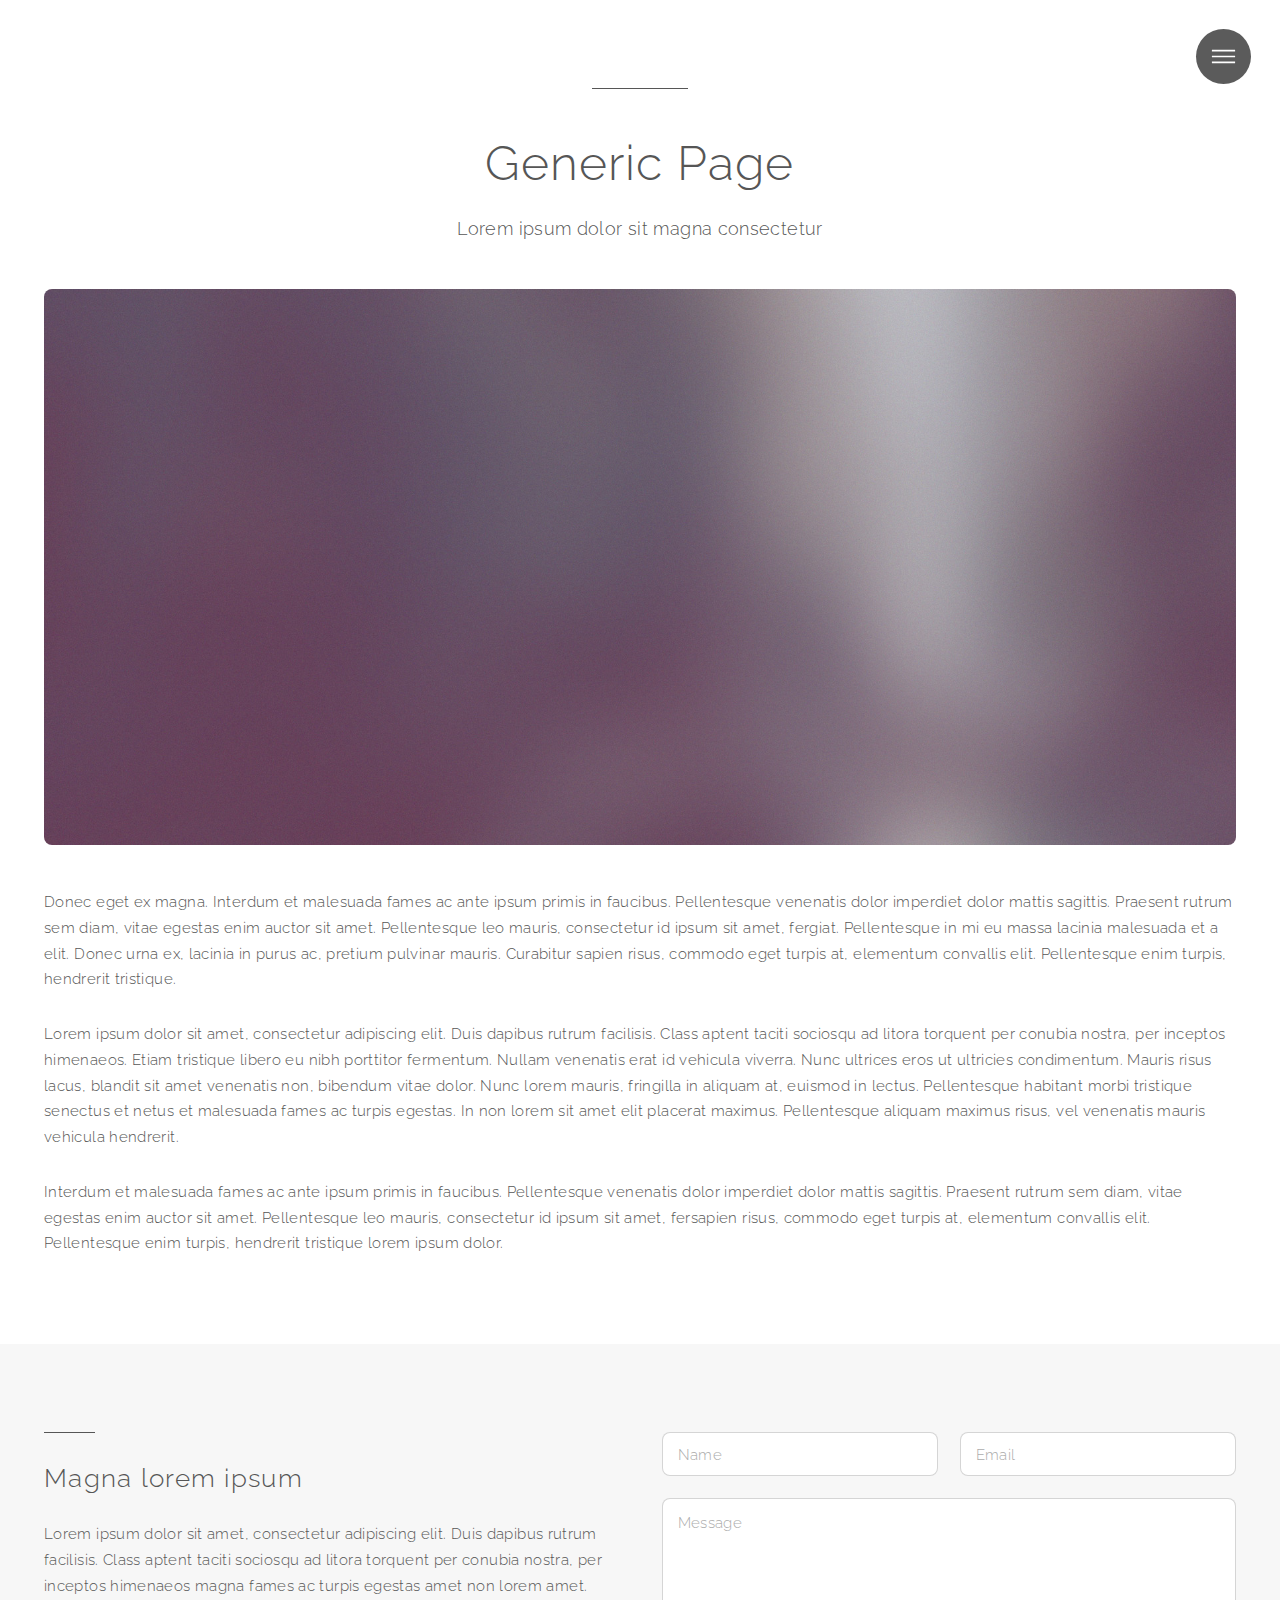
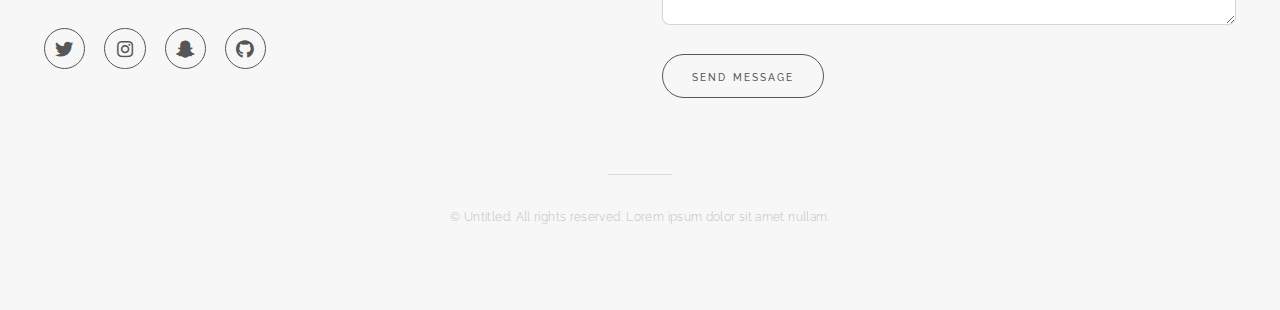
<file: generic.html>
<!DOCTYPE HTML>
<!--
	Reflex by Pixelarity
	pixelarity.com | hello@pixelarity.com
	License: pixelarity.com/license
-->
<html>
	<head>
		<title>Untitled</title>
		<meta charset="utf-8" />
		<meta name="viewport" content="width=device-width, initial-scale=1, user-scalable=no" />
		<link rel="stylesheet" href="assets/css/main.css" />
	</head>
	<body class="is-preload">

		<!-- Header -->
			<header id="header">
				<nav>
					<ul>
						<li><a href="#menu">Menu</a></li>
					</ul>
				</nav>
			</header>

		<!-- Menu -->
			<nav id="menu">
				<h2>Menu</h2>
				<ul class="links">
					<li><a href="index.html">Home</a></li>
					<li><a href="generic.html">Ipsum veroeros</a></li>
					<li><a href="generic.html">Tempus etiam</a></li>
					<li><a href="generic.html">Consequat dolor</a></li>
					<li><a href="elements.html">Elements</a></li>
				</ul>
				<ul class="actions stacked">
					<li><a href="#" class="button fit primary">Get Started</a></li>
					<li><a href="#" class="button fit">Log In</a></li>
				</ul>
			</nav>

		<!-- Wrapper -->
			<div id="wrapper">

				<!-- Main -->
					<section id="main" class="wrapper style1">
						<div class="inner">
							<header class="major">
								<h1>Generic Page</h1>
								<p>Lorem ipsum dolor sit magna consectetur</p>
							</header>
							<span class="image main"><img src="images/pic05.jpg" alt="" /></span>
							<p>Donec eget ex magna. Interdum et malesuada fames ac ante ipsum primis in faucibus. Pellentesque venenatis dolor imperdiet dolor mattis sagittis. Praesent rutrum sem diam, vitae egestas enim auctor sit amet. Pellentesque leo mauris, consectetur id ipsum sit amet, fergiat. Pellentesque in mi eu massa lacinia malesuada et a elit. Donec urna ex, lacinia in purus ac, pretium pulvinar mauris. Curabitur sapien risus, commodo eget turpis at, elementum convallis elit. Pellentesque enim turpis, hendrerit tristique.</p>
							<p>Lorem ipsum dolor sit amet, consectetur adipiscing elit. Duis dapibus rutrum facilisis. Class aptent taciti sociosqu ad litora torquent per conubia nostra, per inceptos himenaeos. Etiam tristique libero eu nibh porttitor fermentum. Nullam venenatis erat id vehicula viverra. Nunc ultrices eros ut ultricies condimentum. Mauris risus lacus, blandit sit amet venenatis non, bibendum vitae dolor. Nunc lorem mauris, fringilla in aliquam at, euismod in lectus. Pellentesque habitant morbi tristique senectus et netus et malesuada fames ac turpis egestas. In non lorem sit amet elit placerat maximus. Pellentesque aliquam maximus risus, vel venenatis mauris vehicula hendrerit.</p>
							<p>Interdum et malesuada fames ac ante ipsum primis in faucibus. Pellentesque venenatis dolor imperdiet dolor mattis sagittis. Praesent rutrum sem diam, vitae egestas enim auctor sit amet. Pellentesque leo mauris, consectetur id ipsum sit amet, fersapien risus, commodo eget turpis at, elementum convallis elit. Pellentesque enim turpis, hendrerit tristique lorem ipsum dolor.</p>
						</div>
					</section>

				<!-- Footer -->
					<section id="footer" class="wrapper split style2">
						<div class="inner">
							<section>
								<header>
									<h3>Magna lorem ipsum</h3>
								</header>
								<p>Lorem ipsum dolor sit amet, consectetur adipiscing elit. Duis dapibus rutrum facilisis. Class aptent taciti sociosqu ad litora torquent per conubia nostra, per inceptos himenaeos magna fames ac turpis egestas amet non lorem amet.</p>
								<ul class="icons">
									<li><a href="#" class="icon brands fa-twitter"><span class="label">Twitter</span></a></li>
									<li><a href="#" class="icon brands fa-instagram"><span class="label">Instagram</span></a></li>
									<li><a href="#" class="icon brands fa-snapchat-ghost"><span class="label">Snapchat</span></a></li>
									<li><a href="#" class="icon brands fa-github"><span class="label">GitHub</span></a></l
								</ul>
							</section>
							<section>
								<form method="post" action="#">
									<div class="fields">
										<div class="field half"><input type="text" name="name" id="name" placeholder="Name" /></div>
										<div class="field half"><input type="email" name="email" id="email" placeholder="Email" /></div>
										<div class="field"><textarea name="message" id="message" placeholder="Message" rows="4"></textarea></div>
									</div>
									<ul class="actions">
										<li><input type="submit" value="Send Message" /></li>
									</ul>
								</form>
							</section>
						</div>
						<div class="copyright">
							<p>&copy; Untitled. All rights reserved. Lorem ipsum dolor sit amet nullam.</p>
						</div>
					</section>

			</div>

		<!-- Scripts -->
			<script src="assets/js/jquery.min.js"></script>
			<script src="assets/js/browser.min.js"></script>
			<script src="assets/js/breakpoints.min.js"></script>
			<script src="assets/js/util.js"></script>
			<script src="assets/js/main.js"></script>

	</body>
</html>
</file>
<file: assets/css/main.css>
@import url(fontawesome-all.min.css);
@import url("https://fonts.googleapis.com/css?family=Raleway:300,300italic,500,500italic");

/*
	Reflex by Pixelarity
	pixelarity.com | hello@pixelarity.com
	License: pixelarity.com/license
*/

html, body, div, span, applet, object,
iframe, h1, h2, h3, h4, h5, h6, p, blockquote,
pre, a, abbr, acronym, address, big, cite,
code, del, dfn, em, img, ins, kbd, q, s, samp,
small, strike, strong, sub, sup, tt, var, b,
u, i, center, dl, dt, dd, ol, ul, li, fieldset,
form, label, legend, table, caption, tbody,
tfoot, thead, tr, th, td, article, aside,
canvas, details, embed, figure, figcaption,
footer, header, hgroup, menu, nav, output, ruby,
section, summary, time, mark, audio, video {
	margin: 0;
	padding: 0;
	border: 0;
	font-size: 100%;
	font: inherit;
	vertical-align: baseline;}

article, aside, details, figcaption, figure,
footer, header, hgroup, menu, nav, section {
	display: block;}

body {
	line-height: 1;
}

ol, ul {
	list-style: none;
}

blockquote, q {
	quotes: none;
}

	blockquote:before, blockquote:after, q:before, q:after {
		content: '';
		content: none;
	}

table {
	border-collapse: collapse;
	border-spacing: 0;
}

body {
	-webkit-text-size-adjust: none;
}

mark {
	background-color: transparent;
	color: inherit;
}

input::-moz-focus-inner {
	border: 0;
	padding: 0;
}

input, select, textarea {
	-moz-appearance: none;
	-webkit-appearance: none;
	-ms-appearance: none;
	appearance: none;
}

/* Basic */

	@-ms-viewport {
		width: device-width;
	}

	body {
		-ms-overflow-style: scrollbar;
	}

	@media screen and (max-width: 480px) {

		html, body {
			min-width: 320px;
		}

	}

	html {
		box-sizing: border-box;
	}

	*, *:before, *:after {
		box-sizing: inherit;
	}

	body {
		background: #ffffff;
	}

		body.is-preload *, body.is-preload *:before, body.is-preload *:after {
			-moz-animation: none !important;
			-webkit-animation: none !important;
			-ms-animation: none !important;
			animation: none !important;
			-moz-transition: none !important;
			-webkit-transition: none !important;
			-ms-transition: none !important;
			transition: none !important;
		}

/* Type */

	body {
		background-color: #ffffff;
		color: #565656;
	}

	body, input, select, textarea {
		font-family: Raleway, Helvetica, sans-serif;
		font-size: 14pt;
		font-weight: 300;
		line-height: 1.75;
		letter-spacing: 0.025em;
	}

		@media screen and (max-width: 1680px) {

			body, input, select, textarea {
				font-size: 12pt;
			}

		}

		@media screen and (max-width: 1280px) {

			body, input, select, textarea {
				font-size: 11pt;
			}

		}

		@media screen and (max-width: 980px) {

			body, input, select, textarea {
				font-size: 12pt;
			}

		}

		@media screen and (max-width: 736px) {

			body, input, select, textarea {
				font-size: 11pt;
			}

		}

		@media screen and (max-width: 480px) {

			body, input, select, textarea {
				font-size: 11pt;
			}

		}

		@media screen and (max-width: 360px) {

			body, input, select, textarea {
				font-size: 10.5pt;
			}

		}

	input, select, textarea {
		color: inherit;
	}

	a {
		-moz-transition: border-bottom-color 0.2s ease;
		-webkit-transition: border-bottom-color 0.2s ease;
		-ms-transition: border-bottom-color 0.2s ease;
		transition: border-bottom-color 0.2s ease;
		color: inherit;
		text-decoration: none;
		border-bottom: dotted 1px;
	}

		a:hover {
			border-bottom-color: transparent;
		}

	strong, b {
		color: inherit;
		font-weight: 500;
	}

	em, i {
		font-style: italic;
	}

	p {
		margin: 0 0 2em 0;
	}

	h1, h2, h3, h4, h5, h6 {
		color: inherit;
		font-weight: 300;
		line-height: 1.5;
		margin: 0 0 1.75rem 0;
		letter-spacing: 0.05em;
	}

		h1 a, h2 a, h3 a, h4 a, h5 a, h6 a {
			color: inherit;
			text-decoration: none;
		}

		@media screen and (max-width: 1280px) {

			h1, h2, h3, h4, h5, h6 {
				margin: 0 0 1.5rem 0;
			}

		}

		@media screen and (max-width: 736px) {

			h1, h2, h3, h4, h5, h6 {
				margin: 0 0 1.25rem 0;
			}

		}

	h1 {
		font-size: 3.25em;
		line-height: 1.1;
		margin: 0 0 1.5rem 0;
		letter-spacing: 0.025em;
	}

		@media screen and (max-width: 736px) {

			h1 {
				font-size: 2em;
				line-height: 1.3;
				margin: 0 0 1rem 0;
			}

		}

	h2 {
		font-size: 2.5em;
		line-height: 1.3;
	}

		@media screen and (max-width: 1280px) {

			h2 {
				font-size: 2.25em;
			}

		}

		@media screen and (max-width: 736px) {

			h2 {
				font-size: 1.5em;
				line-height: 1.5;
			}

		}

	h3 {
		font-size: 1.75em;
	}

		@media screen and (max-width: 736px) {

			h3 {
				font-size: 1.25em;
			}

		}

	h4 {
		font-size: 1.1em;
	}

		@media screen and (max-width: 736px) {

			h4 {
				font-size: 1em;
			}

		}

	h5 {
		font-size: 0.9em;
	}

	h6 {
		font-size: 0.7em;
	}

	sub {
		font-size: 0.8em;
		position: relative;
		top: 0.5em;
	}

	sup {
		font-size: 0.8em;
		position: relative;
		top: -0.5em;
	}

	blockquote {
		border-left: solid 4px;
		font-style: italic;
		margin: 0 0 2em 0;
		padding: 0.5em 0 0.5em 2em;
	}

	code {
		border-radius: 0.5rem;
		font-family: "Courier New", monospace;
		font-size: 0.9em;
		margin: 0 0.25em;
		padding: 0.25em 0.65em;
	}

	pre {
		-webkit-overflow-scrolling: touch;
		font-family: "Courier New", monospace;
		font-size: 0.9em;
		margin: 0 0 2em 0;
	}

		pre code {
			display: block;
			padding: 1em 1.5em;
			overflow-x: auto;
		}

	hr {
		border: 0;
		border-bottom: solid 1px;
		margin: 3em 0;
	}

		hr.major {
			margin: 5em 0;
		}

	.align-left {
		text-align: left;
	}

	.align-center {
		text-align: center;
	}

	.align-right {
		text-align: right;
	}

	blockquote {
		border-left-color: rgba(86, 86, 86, 0.25);
	}

	hr {
		border-bottom-color: rgba(86, 86, 86, 0.25);
	}

	code {
		background: rgba(86, 86, 86, 0.075);
	}

/* Row */

	.row {
		display: flex;
		flex-wrap: wrap;
		box-sizing: border-box;
		align-items: stretch;
	}

		.row > * {
			box-sizing: border-box;
		}

		.row.gtr-uniform > * > :last-child {
			margin-bottom: 0;
		}

		.row.aln-left {
			justify-content: flex-start;
		}

		.row.aln-center {
			justify-content: center;
		}

		.row.aln-right {
			justify-content: flex-end;
		}

		.row.aln-top {
			align-items: flex-start;
		}

		.row.aln-middle {
			align-items: center;
		}

		.row.aln-bottom {
			align-items: flex-end;
		}

		.row > .imp {
			order: -1;
		}

		.row > .col-1 {
			width: 8.33333%;
		}

		.row > .off-1 {
			margin-left: 8.33333%;
		}

		.row > .col-2 {
			width: 16.66667%;
		}

		.row > .off-2 {
			margin-left: 16.66667%;
		}

		.row > .col-3 {
			width: 25%;
		}

		.row > .off-3 {
			margin-left: 25%;
		}

		.row > .col-4 {
			width: 33.33333%;
		}

		.row > .off-4 {
			margin-left: 33.33333%;
		}

		.row > .col-5 {
			width: 41.66667%;
		}

		.row > .off-5 {
			margin-left: 41.66667%;
		}

		.row > .col-6 {
			width: 50%;
		}

		.row > .off-6 {
			margin-left: 50%;
		}

		.row > .col-7 {
			width: 58.33333%;
		}

		.row > .off-7 {
			margin-left: 58.33333%;
		}

		.row > .col-8 {
			width: 66.66667%;
		}

		.row > .off-8 {
			margin-left: 66.66667%;
		}

		.row > .col-9 {
			width: 75%;
		}

		.row > .off-9 {
			margin-left: 75%;
		}

		.row > .col-10 {
			width: 83.33333%;
		}

		.row > .off-10 {
			margin-left: 83.33333%;
		}

		.row > .col-11 {
			width: 91.66667%;
		}

		.row > .off-11 {
			margin-left: 91.66667%;
		}

		.row > .col-12 {
			width: 100%;
		}

		.row > .off-12 {
			margin-left: 100%;
		}

		.row.gtr-0 {
			margin-top: 0;
			margin-left: 0em;
		}

			.row.gtr-0 > * {
				padding: 0 0 0 0em;
			}

			.row.gtr-0.gtr-uniform {
				margin-top: 0em;
			}

				.row.gtr-0.gtr-uniform > * {
					padding-top: 0em;
				}

		.row.gtr-25 {
			margin-top: 0;
			margin-left: -0.5em;
		}

			.row.gtr-25 > * {
				padding: 0 0 0 0.5em;
			}

			.row.gtr-25.gtr-uniform {
				margin-top: -0.5em;
			}

				.row.gtr-25.gtr-uniform > * {
					padding-top: 0.5em;
				}

		.row.gtr-50 {
			margin-top: 0;
			margin-left: -1em;
		}

			.row.gtr-50 > * {
				padding: 0 0 0 1em;
			}

			.row.gtr-50.gtr-uniform {
				margin-top: -1em;
			}

				.row.gtr-50.gtr-uniform > * {
					padding-top: 1em;
				}

		.row {
			margin-top: 0;
			margin-left: -2em;
		}

			.row > * {
				padding: 0 0 0 2em;
			}

			.row.gtr-uniform {
				margin-top: -2em;
			}

				.row.gtr-uniform > * {
					padding-top: 2em;
				}

		.row.gtr-150 {
			margin-top: 0;
			margin-left: -3em;
		}

			.row.gtr-150 > * {
				padding: 0 0 0 3em;
			}

			.row.gtr-150.gtr-uniform {
				margin-top: -3em;
			}

				.row.gtr-150.gtr-uniform > * {
					padding-top: 3em;
				}

		.row.gtr-200 {
			margin-top: 0;
			margin-left: -4em;
		}

			.row.gtr-200 > * {
				padding: 0 0 0 4em;
			}

			.row.gtr-200.gtr-uniform {
				margin-top: -4em;
			}

				.row.gtr-200.gtr-uniform > * {
					padding-top: 4em;
				}

		@media screen and (max-width: 1680px) {

			.row {
				display: flex;
				flex-wrap: wrap;
				box-sizing: border-box;
				align-items: stretch;
			}

				.row > * {
					box-sizing: border-box;
				}

				.row.gtr-uniform > * > :last-child {
					margin-bottom: 0;
				}

				.row.aln-left {
					justify-content: flex-start;
				}

				.row.aln-center {
					justify-content: center;
				}

				.row.aln-right {
					justify-content: flex-end;
				}

				.row.aln-top {
					align-items: flex-start;
				}

				.row.aln-middle {
					align-items: center;
				}

				.row.aln-bottom {
					align-items: flex-end;
				}

				.row > .imp-xlarge {
					order: -1;
				}

				.row > .col-1-xlarge {
					width: 8.33333%;
				}

				.row > .off-1-xlarge {
					margin-left: 8.33333%;
				}

				.row > .col-2-xlarge {
					width: 16.66667%;
				}

				.row > .off-2-xlarge {
					margin-left: 16.66667%;
				}

				.row > .col-3-xlarge {
					width: 25%;
				}

				.row > .off-3-xlarge {
					margin-left: 25%;
				}

				.row > .col-4-xlarge {
					width: 33.33333%;
				}

				.row > .off-4-xlarge {
					margin-left: 33.33333%;
				}

				.row > .col-5-xlarge {
					width: 41.66667%;
				}

				.row > .off-5-xlarge {
					margin-left: 41.66667%;
				}

				.row > .col-6-xlarge {
					width: 50%;
				}

				.row > .off-6-xlarge {
					margin-left: 50%;
				}

				.row > .col-7-xlarge {
					width: 58.33333%;
				}

				.row > .off-7-xlarge {
					margin-left: 58.33333%;
				}

				.row > .col-8-xlarge {
					width: 66.66667%;
				}

				.row > .off-8-xlarge {
					margin-left: 66.66667%;
				}

				.row > .col-9-xlarge {
					width: 75%;
				}

				.row > .off-9-xlarge {
					margin-left: 75%;
				}

				.row > .col-10-xlarge {
					width: 83.33333%;
				}

				.row > .off-10-xlarge {
					margin-left: 83.33333%;
				}

				.row > .col-11-xlarge {
					width: 91.66667%;
				}

				.row > .off-11-xlarge {
					margin-left: 91.66667%;
				}

				.row > .col-12-xlarge {
					width: 100%;
				}

				.row > .off-12-xlarge {
					margin-left: 100%;
				}

				.row.gtr-0 {
					margin-top: 0;
					margin-left: 0em;
				}

					.row.gtr-0 > * {
						padding: 0 0 0 0em;
					}

					.row.gtr-0.gtr-uniform {
						margin-top: 0em;
					}

						.row.gtr-0.gtr-uniform > * {
							padding-top: 0em;
						}

				.row.gtr-25 {
					margin-top: 0;
					margin-left: -0.5em;
				}

					.row.gtr-25 > * {
						padding: 0 0 0 0.5em;
					}

					.row.gtr-25.gtr-uniform {
						margin-top: -0.5em;
					}

						.row.gtr-25.gtr-uniform > * {
							padding-top: 0.5em;
						}

				.row.gtr-50 {
					margin-top: 0;
					margin-left: -1em;
				}

					.row.gtr-50 > * {
						padding: 0 0 0 1em;
					}

					.row.gtr-50.gtr-uniform {
						margin-top: -1em;
					}

						.row.gtr-50.gtr-uniform > * {
							padding-top: 1em;
						}

				.row {
					margin-top: 0;
					margin-left: -2em;
				}

					.row > * {
						padding: 0 0 0 2em;
					}

					.row.gtr-uniform {
						margin-top: -2em;
					}

						.row.gtr-uniform > * {
							padding-top: 2em;
						}

				.row.gtr-150 {
					margin-top: 0;
					margin-left: -3em;
				}

					.row.gtr-150 > * {
						padding: 0 0 0 3em;
					}

					.row.gtr-150.gtr-uniform {
						margin-top: -3em;
					}

						.row.gtr-150.gtr-uniform > * {
							padding-top: 3em;
						}

				.row.gtr-200 {
					margin-top: 0;
					margin-left: -4em;
				}

					.row.gtr-200 > * {
						padding: 0 0 0 4em;
					}

					.row.gtr-200.gtr-uniform {
						margin-top: -4em;
					}

						.row.gtr-200.gtr-uniform > * {
							padding-top: 4em;
						}

		}

		@media screen and (max-width: 1280px) {

			.row {
				display: flex;
				flex-wrap: wrap;
				box-sizing: border-box;
				align-items: stretch;
			}

				.row > * {
					box-sizing: border-box;
				}

				.row.gtr-uniform > * > :last-child {
					margin-bottom: 0;
				}

				.row.aln-left {
					justify-content: flex-start;
				}

				.row.aln-center {
					justify-content: center;
				}

				.row.aln-right {
					justify-content: flex-end;
				}

				.row.aln-top {
					align-items: flex-start;
				}

				.row.aln-middle {
					align-items: center;
				}

				.row.aln-bottom {
					align-items: flex-end;
				}

				.row > .imp-large {
					order: -1;
				}

				.row > .col-1-large {
					width: 8.33333%;
				}

				.row > .off-1-large {
					margin-left: 8.33333%;
				}

				.row > .col-2-large {
					width: 16.66667%;
				}

				.row > .off-2-large {
					margin-left: 16.66667%;
				}

				.row > .col-3-large {
					width: 25%;
				}

				.row > .off-3-large {
					margin-left: 25%;
				}

				.row > .col-4-large {
					width: 33.33333%;
				}

				.row > .off-4-large {
					margin-left: 33.33333%;
				}

				.row > .col-5-large {
					width: 41.66667%;
				}

				.row > .off-5-large {
					margin-left: 41.66667%;
				}

				.row > .col-6-large {
					width: 50%;
				}

				.row > .off-6-large {
					margin-left: 50%;
				}

				.row > .col-7-large {
					width: 58.33333%;
				}

				.row > .off-7-large {
					margin-left: 58.33333%;
				}

				.row > .col-8-large {
					width: 66.66667%;
				}

				.row > .off-8-large {
					margin-left: 66.66667%;
				}

				.row > .col-9-large {
					width: 75%;
				}

				.row > .off-9-large {
					margin-left: 75%;
				}

				.row > .col-10-large {
					width: 83.33333%;
				}

				.row > .off-10-large {
					margin-left: 83.33333%;
				}

				.row > .col-11-large {
					width: 91.66667%;
				}

				.row > .off-11-large {
					margin-left: 91.66667%;
				}

				.row > .col-12-large {
					width: 100%;
				}

				.row > .off-12-large {
					margin-left: 100%;
				}

				.row.gtr-0 {
					margin-top: 0;
					margin-left: 0em;
				}

					.row.gtr-0 > * {
						padding: 0 0 0 0em;
					}

					.row.gtr-0.gtr-uniform {
						margin-top: 0em;
					}

						.row.gtr-0.gtr-uniform > * {
							padding-top: 0em;
						}

				.row.gtr-25 {
					margin-top: 0;
					margin-left: -0.5em;
				}

					.row.gtr-25 > * {
						padding: 0 0 0 0.5em;
					}

					.row.gtr-25.gtr-uniform {
						margin-top: -0.5em;
					}

						.row.gtr-25.gtr-uniform > * {
							padding-top: 0.5em;
						}

				.row.gtr-50 {
					margin-top: 0;
					margin-left: -1em;
				}

					.row.gtr-50 > * {
						padding: 0 0 0 1em;
					}

					.row.gtr-50.gtr-uniform {
						margin-top: -1em;
					}

						.row.gtr-50.gtr-uniform > * {
							padding-top: 1em;
						}

				.row {
					margin-top: 0;
					margin-left: -2em;
				}

					.row > * {
						padding: 0 0 0 2em;
					}

					.row.gtr-uniform {
						margin-top: -2em;
					}

						.row.gtr-uniform > * {
							padding-top: 2em;
						}

				.row.gtr-150 {
					margin-top: 0;
					margin-left: -3em;
				}

					.row.gtr-150 > * {
						padding: 0 0 0 3em;
					}

					.row.gtr-150.gtr-uniform {
						margin-top: -3em;
					}

						.row.gtr-150.gtr-uniform > * {
							padding-top: 3em;
						}

				.row.gtr-200 {
					margin-top: 0;
					margin-left: -4em;
				}

					.row.gtr-200 > * {
						padding: 0 0 0 4em;
					}

					.row.gtr-200.gtr-uniform {
						margin-top: -4em;
					}

						.row.gtr-200.gtr-uniform > * {
							padding-top: 4em;
						}

		}

		@media screen and (max-width: 980px) {

			.row {
				display: flex;
				flex-wrap: wrap;
				box-sizing: border-box;
				align-items: stretch;
			}

				.row > * {
					box-sizing: border-box;
				}

				.row.gtr-uniform > * > :last-child {
					margin-bottom: 0;
				}

				.row.aln-left {
					justify-content: flex-start;
				}

				.row.aln-center {
					justify-content: center;
				}

				.row.aln-right {
					justify-content: flex-end;
				}

				.row.aln-top {
					align-items: flex-start;
				}

				.row.aln-middle {
					align-items: center;
				}

				.row.aln-bottom {
					align-items: flex-end;
				}

				.row > .imp-medium {
					order: -1;
				}

				.row > .col-1-medium {
					width: 8.33333%;
				}

				.row > .off-1-medium {
					margin-left: 8.33333%;
				}

				.row > .col-2-medium {
					width: 16.66667%;
				}

				.row > .off-2-medium {
					margin-left: 16.66667%;
				}

				.row > .col-3-medium {
					width: 25%;
				}

				.row > .off-3-medium {
					margin-left: 25%;
				}

				.row > .col-4-medium {
					width: 33.33333%;
				}

				.row > .off-4-medium {
					margin-left: 33.33333%;
				}

				.row > .col-5-medium {
					width: 41.66667%;
				}

				.row > .off-5-medium {
					margin-left: 41.66667%;
				}

				.row > .col-6-medium {
					width: 50%;
				}

				.row > .off-6-medium {
					margin-left: 50%;
				}

				.row > .col-7-medium {
					width: 58.33333%;
				}

				.row > .off-7-medium {
					margin-left: 58.33333%;
				}

				.row > .col-8-medium {
					width: 66.66667%;
				}

				.row > .off-8-medium {
					margin-left: 66.66667%;
				}

				.row > .col-9-medium {
					width: 75%;
				}

				.row > .off-9-medium {
					margin-left: 75%;
				}

				.row > .col-10-medium {
					width: 83.33333%;
				}

				.row > .off-10-medium {
					margin-left: 83.33333%;
				}

				.row > .col-11-medium {
					width: 91.66667%;
				}

				.row > .off-11-medium {
					margin-left: 91.66667%;
				}

				.row > .col-12-medium {
					width: 100%;
				}

				.row > .off-12-medium {
					margin-left: 100%;
				}

				.row.gtr-0 {
					margin-top: 0;
					margin-left: 0em;
				}

					.row.gtr-0 > * {
						padding: 0 0 0 0em;
					}

					.row.gtr-0.gtr-uniform {
						margin-top: 0em;
					}

						.row.gtr-0.gtr-uniform > * {
							padding-top: 0em;
						}

				.row.gtr-25 {
					margin-top: 0;
					margin-left: -0.375em;
				}

					.row.gtr-25 > * {
						padding: 0 0 0 0.375em;
					}

					.row.gtr-25.gtr-uniform {
						margin-top: -0.375em;
					}

						.row.gtr-25.gtr-uniform > * {
							padding-top: 0.375em;
						}

				.row.gtr-50 {
					margin-top: 0;
					margin-left: -0.75em;
				}

					.row.gtr-50 > * {
						padding: 0 0 0 0.75em;
					}

					.row.gtr-50.gtr-uniform {
						margin-top: -0.75em;
					}

						.row.gtr-50.gtr-uniform > * {
							padding-top: 0.75em;
						}

				.row {
					margin-top: 0;
					margin-left: -1.5em;
				}

					.row > * {
						padding: 0 0 0 1.5em;
					}

					.row.gtr-uniform {
						margin-top: -1.5em;
					}

						.row.gtr-uniform > * {
							padding-top: 1.5em;
						}

				.row.gtr-150 {
					margin-top: 0;
					margin-left: -2.25em;
				}

					.row.gtr-150 > * {
						padding: 0 0 0 2.25em;
					}

					.row.gtr-150.gtr-uniform {
						margin-top: -2.25em;
					}

						.row.gtr-150.gtr-uniform > * {
							padding-top: 2.25em;
						}

				.row.gtr-200 {
					margin-top: 0;
					margin-left: -3em;
				}

					.row.gtr-200 > * {
						padding: 0 0 0 3em;
					}

					.row.gtr-200.gtr-uniform {
						margin-top: -3em;
					}

						.row.gtr-200.gtr-uniform > * {
							padding-top: 3em;
						}

		}

		@media screen and (max-width: 736px) {

			.row {
				display: flex;
				flex-wrap: wrap;
				box-sizing: border-box;
				align-items: stretch;
			}

				.row > * {
					box-sizing: border-box;
				}

				.row.gtr-uniform > * > :last-child {
					margin-bottom: 0;
				}

				.row.aln-left {
					justify-content: flex-start;
				}

				.row.aln-center {
					justify-content: center;
				}

				.row.aln-right {
					justify-content: flex-end;
				}

				.row.aln-top {
					align-items: flex-start;
				}

				.row.aln-middle {
					align-items: center;
				}

				.row.aln-bottom {
					align-items: flex-end;
				}

				.row > .imp-small {
					order: -1;
				}

				.row > .col-1-small {
					width: 8.33333%;
				}

				.row > .off-1-small {
					margin-left: 8.33333%;
				}

				.row > .col-2-small {
					width: 16.66667%;
				}

				.row > .off-2-small {
					margin-left: 16.66667%;
				}

				.row > .col-3-small {
					width: 25%;
				}

				.row > .off-3-small {
					margin-left: 25%;
				}

				.row > .col-4-small {
					width: 33.33333%;
				}

				.row > .off-4-small {
					margin-left: 33.33333%;
				}

				.row > .col-5-small {
					width: 41.66667%;
				}

				.row > .off-5-small {
					margin-left: 41.66667%;
				}

				.row > .col-6-small {
					width: 50%;
				}

				.row > .off-6-small {
					margin-left: 50%;
				}

				.row > .col-7-small {
					width: 58.33333%;
				}

				.row > .off-7-small {
					margin-left: 58.33333%;
				}

				.row > .col-8-small {
					width: 66.66667%;
				}

				.row > .off-8-small {
					margin-left: 66.66667%;
				}

				.row > .col-9-small {
					width: 75%;
				}

				.row > .off-9-small {
					margin-left: 75%;
				}

				.row > .col-10-small {
					width: 83.33333%;
				}

				.row > .off-10-small {
					margin-left: 83.33333%;
				}

				.row > .col-11-small {
					width: 91.66667%;
				}

				.row > .off-11-small {
					margin-left: 91.66667%;
				}

				.row > .col-12-small {
					width: 100%;
				}

				.row > .off-12-small {
					margin-left: 100%;
				}

				.row.gtr-0 {
					margin-top: 0;
					margin-left: 0em;
				}

					.row.gtr-0 > * {
						padding: 0 0 0 0em;
					}

					.row.gtr-0.gtr-uniform {
						margin-top: 0em;
					}

						.row.gtr-0.gtr-uniform > * {
							padding-top: 0em;
						}

				.row.gtr-25 {
					margin-top: 0;
					margin-left: -0.25em;
				}

					.row.gtr-25 > * {
						padding: 0 0 0 0.25em;
					}

					.row.gtr-25.gtr-uniform {
						margin-top: -0.25em;
					}

						.row.gtr-25.gtr-uniform > * {
							padding-top: 0.25em;
						}

				.row.gtr-50 {
					margin-top: 0;
					margin-left: -0.5em;
				}

					.row.gtr-50 > * {
						padding: 0 0 0 0.5em;
					}

					.row.gtr-50.gtr-uniform {
						margin-top: -0.5em;
					}

						.row.gtr-50.gtr-uniform > * {
							padding-top: 0.5em;
						}

				.row {
					margin-top: 0;
					margin-left: -1em;
				}

					.row > * {
						padding: 0 0 0 1em;
					}

					.row.gtr-uniform {
						margin-top: -1em;
					}

						.row.gtr-uniform > * {
							padding-top: 1em;
						}

				.row.gtr-150 {
					margin-top: 0;
					margin-left: -1.5em;
				}

					.row.gtr-150 > * {
						padding: 0 0 0 1.5em;
					}

					.row.gtr-150.gtr-uniform {
						margin-top: -1.5em;
					}

						.row.gtr-150.gtr-uniform > * {
							padding-top: 1.5em;
						}

				.row.gtr-200 {
					margin-top: 0;
					margin-left: -2em;
				}

					.row.gtr-200 > * {
						padding: 0 0 0 2em;
					}

					.row.gtr-200.gtr-uniform {
						margin-top: -2em;
					}

						.row.gtr-200.gtr-uniform > * {
							padding-top: 2em;
						}

		}

		@media screen and (max-width: 480px) {

			.row {
				display: flex;
				flex-wrap: wrap;
				box-sizing: border-box;
				align-items: stretch;
			}

				.row > * {
					box-sizing: border-box;
				}

				.row.gtr-uniform > * > :last-child {
					margin-bottom: 0;
				}

				.row.aln-left {
					justify-content: flex-start;
				}

				.row.aln-center {
					justify-content: center;
				}

				.row.aln-right {
					justify-content: flex-end;
				}

				.row.aln-top {
					align-items: flex-start;
				}

				.row.aln-middle {
					align-items: center;
				}

				.row.aln-bottom {
					align-items: flex-end;
				}

				.row > .imp-xsmall {
					order: -1;
				}

				.row > .col-1-xsmall {
					width: 8.33333%;
				}

				.row > .off-1-xsmall {
					margin-left: 8.33333%;
				}

				.row > .col-2-xsmall {
					width: 16.66667%;
				}

				.row > .off-2-xsmall {
					margin-left: 16.66667%;
				}

				.row > .col-3-xsmall {
					width: 25%;
				}

				.row > .off-3-xsmall {
					margin-left: 25%;
				}

				.row > .col-4-xsmall {
					width: 33.33333%;
				}

				.row > .off-4-xsmall {
					margin-left: 33.33333%;
				}

				.row > .col-5-xsmall {
					width: 41.66667%;
				}

				.row > .off-5-xsmall {
					margin-left: 41.66667%;
				}

				.row > .col-6-xsmall {
					width: 50%;
				}

				.row > .off-6-xsmall {
					margin-left: 50%;
				}

				.row > .col-7-xsmall {
					width: 58.33333%;
				}

				.row > .off-7-xsmall {
					margin-left: 58.33333%;
				}

				.row > .col-8-xsmall {
					width: 66.66667%;
				}

				.row > .off-8-xsmall {
					margin-left: 66.66667%;
				}

				.row > .col-9-xsmall {
					width: 75%;
				}

				.row > .off-9-xsmall {
					margin-left: 75%;
				}

				.row > .col-10-xsmall {
					width: 83.33333%;
				}

				.row > .off-10-xsmall {
					margin-left: 83.33333%;
				}

				.row > .col-11-xsmall {
					width: 91.66667%;
				}

				.row > .off-11-xsmall {
					margin-left: 91.66667%;
				}

				.row > .col-12-xsmall {
					width: 100%;
				}

				.row > .off-12-xsmall {
					margin-left: 100%;
				}

				.row.gtr-0 {
					margin-top: 0;
					margin-left: 0em;
				}

					.row.gtr-0 > * {
						padding: 0 0 0 0em;
					}

					.row.gtr-0.gtr-uniform {
						margin-top: 0em;
					}

						.row.gtr-0.gtr-uniform > * {
							padding-top: 0em;
						}

				.row.gtr-25 {
					margin-top: 0;
					margin-left: -0.25em;
				}

					.row.gtr-25 > * {
						padding: 0 0 0 0.25em;
					}

					.row.gtr-25.gtr-uniform {
						margin-top: -0.25em;
					}

						.row.gtr-25.gtr-uniform > * {
							padding-top: 0.25em;
						}

				.row.gtr-50 {
					margin-top: 0;
					margin-left: -0.5em;
				}

					.row.gtr-50 > * {
						padding: 0 0 0 0.5em;
					}

					.row.gtr-50.gtr-uniform {
						margin-top: -0.5em;
					}

						.row.gtr-50.gtr-uniform > * {
							padding-top: 0.5em;
						}

				.row {
					margin-top: 0;
					margin-left: -1em;
				}

					.row > * {
						padding: 0 0 0 1em;
					}

					.row.gtr-uniform {
						margin-top: -1em;
					}

						.row.gtr-uniform > * {
							padding-top: 1em;
						}

				.row.gtr-150 {
					margin-top: 0;
					margin-left: -1.5em;
				}

					.row.gtr-150 > * {
						padding: 0 0 0 1.5em;
					}

					.row.gtr-150.gtr-uniform {
						margin-top: -1.5em;
					}

						.row.gtr-150.gtr-uniform > * {
							padding-top: 1.5em;
						}

				.row.gtr-200 {
					margin-top: 0;
					margin-left: -2em;
				}

					.row.gtr-200 > * {
						padding: 0 0 0 2em;
					}

					.row.gtr-200.gtr-uniform {
						margin-top: -2em;
					}

						.row.gtr-200.gtr-uniform > * {
							padding-top: 2em;
						}

		}

/* Box */

	.box {
		border-radius: 0.5rem;
		border: solid 1px;
		margin-bottom: 2em;
		padding: 1.5em;
	}

		.box > :last-child,
		.box > :last-child > :last-child,
		.box > :last-child > :last-child > :last-child {
			margin-bottom: 0;
		}

		.box.alt {
			border: 0;
			border-radius: 0;
			padding: 0;
		}

/* Button */

	input[type="submit"],
	input[type="reset"],
	input[type="button"],
	button,
	.button {
		-moz-appearance: none;
		-webkit-appearance: none;
		-ms-appearance: none;
		appearance: none;
		-moz-transition: background-color 0.2s ease-in-out, color 0.2s ease-in-out;
		-webkit-transition: background-color 0.2s ease-in-out, color 0.2s ease-in-out;
		-ms-transition: background-color 0.2s ease-in-out, color 0.2s ease-in-out;
		transition: background-color 0.2s ease-in-out, color 0.2s ease-in-out;
		border-radius: 0.5rem;
		border-style: solid;
		border-width: 1px !important;
		border-color: inherit !important;
		color: inherit !important;
		cursor: pointer;
		display: inline-block;
		font-weight: 500;
		font-size: 0.7em;
		height: 4.28571em;
		line-height: 4.28571em;
		border-radius: 4.28571em;
		padding: 0 2.85714em;
		text-align: center;
		text-decoration: none;
		white-space: nowrap;
		text-transform: uppercase;
		letter-spacing: 0.2em;
	}

		input[type="submit"]:hover,
		input[type="reset"]:hover,
		input[type="button"]:hover,
		button:hover,
		.button:hover {
			border: solid 1px;
		}

		input[type="submit"].icon:before,
		input[type="reset"].icon:before,
		input[type="button"].icon:before,
		button.icon:before,
		.button.icon:before {
			margin-right: 0.5em;
		}

		input[type="submit"].fit,
		input[type="reset"].fit,
		input[type="button"].fit,
		button.fit,
		.button.fit {
			width: 100%;
		}

		input[type="submit"].large,
		input[type="reset"].large,
		input[type="button"].large,
		button.large,
		.button.large {
			font-size: 0.85em;
			height: 3.92857em;
			line-height: 3.92857em;
			border-radius: 3.92857em;
			padding: 0 2.5em;
		}

		input[type="submit"].small,
		input[type="reset"].small,
		input[type="button"].small,
		button.small,
		.button.small {
			font-size: 0.6em;
			height: 3.75em;
			line-height: 3.75em;
			border-radius: 3.75em;
			padding: 0 2.5em;
		}

		input[type="submit"].disabled, input[type="submit"]:disabled,
		input[type="reset"].disabled,
		input[type="reset"]:disabled,
		input[type="button"].disabled,
		input[type="button"]:disabled,
		button.disabled,
		button:disabled,
		.button.disabled,
		.button:disabled {
			pointer-events: none;
			opacity: 0.25;
		}

	input[type="submit"],
	input[type="reset"],
	input[type="button"],
	button,
	.button {
		background-color: transparent;
	}

		input[type="submit"]:hover,
		input[type="reset"]:hover,
		input[type="button"]:hover,
		button:hover,
		.button:hover {
			background-color: rgba(86, 86, 86, 0.075);
		}

		input[type="submit"].primary,
		input[type="reset"].primary,
		input[type="button"].primary,
		button.primary,
		.button.primary {
			background-color: #565656;
			border-color: #565656;
			color: #ffffff !important;
		}

			input[type="submit"].primary:hover,
			input[type="reset"].primary:hover,
			input[type="button"].primary:hover,
			button.primary:hover,
			.button.primary:hover {
				background-color: rgba(86, 86, 86, 0.075);
				color: inherit !important;
			}

/* Form */

	form {
		margin: 0 0 2em 0;
	}

		form > :last-child {
			margin-bottom: 0;
		}

		form > .fields {
			display: -moz-flex;
			display: -webkit-flex;
			display: -ms-flex;
			display: flex;
			-moz-flex-wrap: wrap;
			-webkit-flex-wrap: wrap;
			-ms-flex-wrap: wrap;
			flex-wrap: wrap;
			width: calc(100% + 3em);
			margin: -1.5em 0 2em -1.5em;
		}

			form > .fields > .field {
				-moz-flex-grow: 0;
				-webkit-flex-grow: 0;
				-ms-flex-grow: 0;
				flex-grow: 0;
				-moz-flex-shrink: 0;
				-webkit-flex-shrink: 0;
				-ms-flex-shrink: 0;
				flex-shrink: 0;
				padding: 1.5em 0 0 1.5em;
				width: calc(100% - 1.5em);
			}

				form > .fields > .field.half {
					width: calc(50% - 0.75em);
				}

				form > .fields > .field.third {
					width: calc(100%/3 - 0.5em);
				}

				form > .fields > .field.quarter {
					width: calc(25% - 0.375em);
				}

		@media screen and (max-width: 480px) {

			form {
				overflow: hidden;
			}

				form > .fields {
					width: calc(100% + 3em);
					margin: -1.5em 0 2em -1.5em;
				}

					form > .fields > .field {
						padding: 1.5em 0 0 1.5em;
						width: calc(100% - 1.5em);
					}

						form > .fields > .field.half {
							width: calc(100% - 1.5em);
						}

						form > .fields > .field.third {
							width: calc(100% - 1.5em);
						}

						form > .fields > .field.quarter {
							width: calc(100% - 1.5em);
						}

		}

	label {
		color: inherit;
		display: block;
		font-size: 0.9em;
		font-weight: 500;
		margin: 0 0 1em 0;
	}

	input[type="text"],
	input[type="password"],
	input[type="email"],
	select,
	textarea {
		-moz-appearance: none;
		-webkit-appearance: none;
		-ms-appearance: none;
		appearance: none;
		border-radius: 0.5rem;
		border: none;
		border: solid 1px;
		color: inherit;
		display: block;
		outline: 0;
		padding: 0 1em;
		text-decoration: none;
		width: 100%;
	}

		input[type="text"]:invalid,
		input[type="password"]:invalid,
		input[type="email"]:invalid,
		select:invalid,
		textarea:invalid {
			box-shadow: none;
		}

	select {
		background-size: 1.25em;
		background-repeat: no-repeat;
		background-position: calc(100% - 1em) center;
		height: 3em;
		padding-right: 3em;
		text-overflow: ellipsis;
	}

		select:focus::-ms-value {
			background-color: transparent;
		}

		select::-ms-expand {
			display: none;
		}

	input[type="text"],
	input[type="password"],
	input[type="email"],
	select {
		height: 3em;
	}

	textarea {
		padding: 0.75em 1em;
	}

	input[type="checkbox"],
	input[type="radio"] {
		-moz-appearance: none;
		-webkit-appearance: none;
		-ms-appearance: none;
		appearance: none;
		display: block;
		float: left;
		margin-right: -2em;
		opacity: 0;
		width: 1em;
		z-index: -1;
	}

		input[type="checkbox"] + label,
		input[type="radio"] + label {
			text-decoration: none;
			color: inherit;
			cursor: pointer;
			display: inline-block;
			font-size: 1em;
			font-weight: 300;
			padding-left: 2.55em;
			padding-right: 0.75em;
			position: relative;
		}

			input[type="checkbox"] + label:before,
			input[type="radio"] + label:before {
				-moz-osx-font-smoothing: grayscale;
				-webkit-font-smoothing: antialiased;
				display: inline-block;
				font-style: normal;
				font-variant: normal;
				text-rendering: auto;
				line-height: 1;
				text-transform: none !important;
				font-family: 'Font Awesome 5 Free';
				font-weight: 900;
			}

			input[type="checkbox"] + label:before,
			input[type="radio"] + label:before {
				border-radius: 0.5rem;
				border: solid 1px;
				content: '';
				display: inline-block;
				font-size: 0.8em;
				height: 2.25em;
				left: 0;
				line-height: 2.25em;
				position: absolute;
				text-align: center;
				top: 0;
				width: 2.25em;
			}

		input[type="checkbox"]:checked + label:before,
		input[type="radio"]:checked + label:before {
			content: '\f00c';
		}

	input[type="checkbox"] + label:before {
		border-radius: 0.5rem;
	}

	input[type="radio"] + label:before {
		border-radius: 100%;
	}

	::-webkit-input-placeholder {
		color: inherit !important;
		opacity: 0.5;
	}

	:-moz-placeholder {
		color: inherit !important;
		opacity: 0.5;
	}

	::-moz-placeholder {
		color: inherit !important;
		opacity: 0.5;
	}

	:-ms-input-placeholder {
		color: inherit !important;
		opacity: 0.5;
	}

	select {
		background-image: url("data:image/svg+xml;charset=utf8,%3Csvg xmlns='http://www.w3.org/2000/svg' width='40' height='40' preserveAspectRatio='none' viewBox='0 0 40 40'%3E%3Cpath d='M9.4,12.3l10.4,10.4l10.4-10.4c0.2-0.2,0.5-0.4,0.9-0.4c0.3,0,0.6,0.1,0.9,0.4l3.3,3.3c0.2,0.2,0.4,0.5,0.4,0.9 c0,0.4-0.1,0.6-0.4,0.9L20.7,31.9c-0.2,0.2-0.5,0.4-0.9,0.4c-0.3,0-0.6-0.1-0.9-0.4L4.3,17.3c-0.2-0.2-0.4-0.5-0.4-0.9 c0-0.4,0.1-0.6,0.4-0.9l3.3-3.3c0.2-0.2,0.5-0.4,0.9-0.4S9.1,12.1,9.4,12.3z' fill='%23565656' /%3E%3C/svg%3E");
	}

		select option {
			background: #ffffff;
		}

	input[type="text"],
	input[type="password"],
	input[type="email"],
	select,
	textarea {
		background-color: #ffffff;
		border-color: rgba(86, 86, 86, 0.25);
	}

		input[type="text"]:focus,
		input[type="password"]:focus,
		input[type="email"]:focus,
		select:focus,
		textarea:focus {
			border-color: #565656;
			box-shadow: 0 0 0 1px #565656;
		}

	input[type="checkbox"] + label:before,
	input[type="radio"] + label:before {
		background: #ffffff;
		border-color: rgba(86, 86, 86, 0.25);
	}

	input[type="checkbox"]:focus + label:before,
	input[type="radio"]:focus + label:before {
		box-shadow: 0 0 0 1px #565656;
		border-color: #565656;
	}

	input[type="checkbox"]:checked + label:before,
	input[type="radio"]:checked + label:before {
		background-color: #565656;
		border-color: #565656;
		color: #ffffff;
	}

/* Icon */

	.icon {
		text-decoration: none;
		position: relative;
		border-bottom-width: 0;
	}

		.icon:before {
			-moz-osx-font-smoothing: grayscale;
			-webkit-font-smoothing: antialiased;
			display: inline-block;
			font-style: normal;
			font-variant: normal;
			text-rendering: auto;
			line-height: 1;
			text-transform: none !important;
			font-family: 'Font Awesome 5 Free';
			font-weight: 400;
		}

		.icon > .label {
			display: none;
		}

		.icon.solid:before {
			font-weight: 900;
		}

		.icon.brands:before {
			font-family: 'Font Awesome 5 Brands';
		}

/* Image */

	.image {
		border-radius: 0.5rem;
		border: 0;
		display: inline-block;
		position: relative;
	}

		.image img {
			border-radius: 0.5rem;
			display: block;
		}

		.image.left, .image.right {
			max-width: 40%;
		}

			.image.left img, .image.right img {
				width: 100%;
			}

		.image.left {
			float: left;
			margin: 0 1.5em 1em 0;
			top: 0.25em;
		}

		.image.right {
			float: right;
			margin: 0 0 1em 1.5em;
			top: 0.25em;
		}

		.image.fit {
			display: block;
			margin: 0 0 2em 0;
			width: 100%;
		}

			.image.fit img {
				width: 100%;
			}

		.image.main {
			display: block;
			margin: 0 0 3em 0;
			width: 100%;
		}

			.image.main img {
				width: 100%;
			}

/* List */

	ol {
		list-style: decimal;
		margin: 0 0 2em 0;
		padding-left: 1.25em;
	}

		ol li {
			padding-left: 0.25em;
		}

	ul {
		list-style: disc;
		margin: 0 0 2em 0;
		padding-left: 1em;
	}

		ul li {
			padding-left: 0.5em;
		}

		ul.alt {
			list-style: none;
			padding-left: 0;
		}

			ul.alt li {
				border-top: solid 1px;
				padding: 0.5em 0;
			}

				ul.alt li:first-child {
					border-top: 0;
					padding-top: 0;
				}

	dl {
		margin: 0 0 2em 0;
	}

		dl dt {
			display: block;
			font-weight: 500;
			margin: 0 0 1em 0;
		}

		dl dd {
			margin-left: 2em;
		}

	ul.alt li {
		border-top-color: rgba(86, 86, 86, 0.25);
	}

	ul.icons li a.icon:hover:before {
		background-color: rgba(86, 86, 86, 0.075);
	}

/* Actions */

	ul.actions {
		display: -moz-flex;
		display: -webkit-flex;
		display: -ms-flex;
		display: flex;
		cursor: default;
		list-style: none;
		margin-left: -1em;
		padding-left: 0;
	}

		ul.actions li {
			padding: 0 0 0 1em;
			vertical-align: middle;
		}

		ul.actions.special {
			-moz-justify-content: center;
			-webkit-justify-content: center;
			-ms-justify-content: center;
			justify-content: center;
			width: 100%;
			margin-left: 0;
		}

			ul.actions.special li:first-child {
				padding-left: 0;
			}

		ul.actions.stacked {
			-moz-flex-direction: column;
			-webkit-flex-direction: column;
			-ms-flex-direction: column;
			flex-direction: column;
			margin-left: 0;
		}

			ul.actions.stacked li {
				padding: 1.3em 0 0 0;
			}

				ul.actions.stacked li:first-child {
					padding-top: 0;
				}

		ul.actions.fit {
			width: calc(100% + 1em);
		}

			ul.actions.fit li {
				-moz-flex-grow: 1;
				-webkit-flex-grow: 1;
				-ms-flex-grow: 1;
				flex-grow: 1;
				-moz-flex-shrink: 1;
				-webkit-flex-shrink: 1;
				-ms-flex-shrink: 1;
				flex-shrink: 1;
				width: 100%;
			}

				ul.actions.fit li > * {
					width: 100%;
				}

			ul.actions.fit.stacked {
				width: 100%;
			}

		@media screen and (max-width: 480px) {

			ul.actions:not(.fixed) {
				-moz-flex-direction: column;
				-webkit-flex-direction: column;
				-ms-flex-direction: column;
				flex-direction: column;
				margin-left: 0;
				width: 100% !important;
			}

				ul.actions:not(.fixed) li {
					-moz-flex-grow: 1;
					-webkit-flex-grow: 1;
					-ms-flex-grow: 1;
					flex-grow: 1;
					-moz-flex-shrink: 1;
					-webkit-flex-shrink: 1;
					-ms-flex-shrink: 1;
					flex-shrink: 1;
					padding: 1em 0 0 0;
					text-align: center;
					width: 100%;
				}

					ul.actions:not(.fixed) li > * {
						width: 100%;
					}

					ul.actions:not(.fixed) li:first-child {
						padding-top: 0;
					}

					ul.actions:not(.fixed) li input[type="submit"],
					ul.actions:not(.fixed) li input[type="reset"],
					ul.actions:not(.fixed) li input[type="button"],
					ul.actions:not(.fixed) li button,
					ul.actions:not(.fixed) li .button {
						width: 100%;
					}

						ul.actions:not(.fixed) li input[type="submit"].icon:before,
						ul.actions:not(.fixed) li input[type="reset"].icon:before,
						ul.actions:not(.fixed) li input[type="button"].icon:before,
						ul.actions:not(.fixed) li button.icon:before,
						ul.actions:not(.fixed) li .button.icon:before {
							margin-left: -0.5em;
						}

		}

/* Icons */

	ul.icons {
		cursor: default;
		list-style: none;
		padding-left: 0;
	}

		ul.icons li {
			position: relative;
			display: inline-block;
			padding: 0 1em 0 0;
		}

			ul.icons li:last-child {
				padding-right: 0 !important;
			}

			ul.icons li .icon:before {
				-moz-transition: background-color 0.2s ease-in-out, color 0.2s ease-in-out;
				-webkit-transition: background-color 0.2s ease-in-out, color 0.2s ease-in-out;
				-ms-transition: background-color 0.2s ease-in-out, color 0.2s ease-in-out;
				transition: background-color 0.2s ease-in-out, color 0.2s ease-in-out;
				border: solid 1px;
				border-radius: 100%;
				width: 2.25em;
				height: 2.25em;
				line-height: 2.25em;
				display: inline-block;
				text-align: center;
				font-size: 1.25em;
			}

		ul.icons.major {
			margin: 3.5em 0;
		}

			ul.icons.major li {
				padding: 0 4em 0 0;
			}

				ul.icons.major li .icon:before {
					width: 3.5em;
					height: 3.5em;
					line-height: 3.5em;
					font-size: 2.25rem;
				}

		ul.icons.style2 li:before {
			content: '';
			width: 1em;
			height: 1px;
			border-top: solid 1px;
			display: block;
			position: absolute;
			top: 50%;
			left: -1em;
		}

		ul.icons.style2 li:first-child:before {
			display: none;
		}

		ul.icons.style2.major li:before {
			width: 4em;
			left: -4em;
		}

		@media screen and (max-width: 1280px) {

			ul.icons.major {
				margin: 0 0 2em 0;
			}

				ul.icons.major li {
					padding: 1em !important;
				}

					ul.icons.major li:before {
						display: none;
					}

			ul.icons.style2 li:before {
				display: none;
			}

		}

		@media screen and (max-width: 980px) {

			ul.icons.major {
				max-width: 34em;
				margin-left: auto;
				margin-right: auto;
			}

		}

		@media screen and (max-width: 736px) {

			ul.icons.major {
				max-width: 30em;
			}

				ul.icons.major li {
					padding: 0.75em !important;
				}

					ul.icons.major li .icon:before {
						width: 2.75em;
						height: 2.75em;
						line-height: 2.75em;
					}

		}

		@media screen and (max-width: 480px) {

			ul.icons.major {
				max-width: 100%;
			}

				ul.icons.major li {
					padding: 0.5em !important;
				}

					ul.icons.major li .icon:before {
						font-size: 1.75rem;
					}

		}

	ul.icons li a.icon:hover:before {
		background-color: rgba(86, 86, 86, 0.075);
	}

/* Section/Article */

	section header h1:before, section header h2:before, section header h3:before, section header h4:before, section header h5:before, section header h6:before, article header h1:before, article header h2:before, article header h3:before, article header h4:before, article header h5:before, article header h6:before {
		content: '';
		display: block;
		width: 2em;
		height: 1px;
		border-top: solid 1px;
		margin: 0 0 1em 0;
	}

	section header p, article header p {
		font-size: 1.25em;
	}

	section header.major, article header.major {
		text-align: center;
		margin: 0 0 3em 0;
	}

		section header.major h1:before, section header.major h2:before, section header.major h3:before, section header.major h4:before, section header.major h5:before, section header.major h6:before, article header.major h1:before, article header.major h2:before, article header.major h3:before, article header.major h4:before, article header.major h5:before, article header.major h6:before {
			margin-left: auto;
			margin-right: auto;
		}

	section.special, article.special {
		text-align: center;
	}

		section.special header h2:before, section.special header h3:before, section.special header h4:before, section.special header h5:before, section.special header h6:before, article.special header h2:before, article.special header h3:before, article.special header h4:before, article.special header h5:before, article.special header h6:before {
			margin-left: auto;
			margin-right: auto;
		}

	@media screen and (max-width: 736px) {

		section header p, article header p {
			font-size: 1em;
		}

			section header p br, article header p br {
				display: none;
			}

	}

/* Table */

	.table-wrapper {
		-webkit-overflow-scrolling: touch;
		overflow-x: auto;
	}

	table {
		margin: 0 0 2em 0;
		width: 100%;
	}

		table tbody tr {
			border: solid 1px;
			border-left: 0;
			border-right: 0;
		}

		table td {
			padding: 0.75em 0.75em;
		}

		table th {
			font-size: 0.9em;
			font-weight: 500;
			padding: 0 0.75em 0.75em 0.75em;
			text-align: left;
		}

		table thead {
			border-bottom: solid 2px;
		}

		table tfoot {
			border-top: solid 2px;
		}

		table.alt {
			border-collapse: separate;
		}

			table.alt tbody tr td {
				border: solid 1px;
				border-left-width: 0;
				border-top-width: 0;
			}

				table.alt tbody tr td:first-child {
					border-left-width: 1px;
				}

			table.alt tbody tr:first-child td {
				border-top-width: 1px;
			}

			table.alt thead {
				border-bottom: 0;
			}

			table.alt tfoot {
				border-top: 0;
			}

	table thead {
		border-bottom-color: rgba(86, 86, 86, 0.25);
	}

	table tfoot {
		border-top-color: rgba(86, 86, 86, 0.25);
	}

	table tbody tr {
		border-color: rgba(86, 86, 86, 0.25);
	}

		table tbody tr:nth-child(2n + 1) {
			background-color: rgba(86, 86, 86, 0.075);
		}

	table.alt tbody tr td {
		border-color: rgba(86, 86, 86, 0.25);
	}

/* Spotlight */

	.spotlight {
		display: -moz-flex;
		display: -webkit-flex;
		display: -ms-flex;
		display: flex;
		-moz-flex-direction: row-reverse;
		-webkit-flex-direction: row-reverse;
		-ms-flex-direction: row-reverse;
		flex-direction: row-reverse;
		-moz-align-items: center;
		-webkit-align-items: center;
		-ms-align-items: center;
		align-items: center;
		text-align: justify;
		margin: 4em 0;
	}

		.spotlight .image {
			margin: 0 0 0 2em;
			width: 50%;
			-ms-flex: 1;
		}

			.spotlight .image img {
				width: 100%;
			}

		.spotlight .content {
			margin: 0 2em 0 0;
			width: 50%;
			-ms-flex: 1;
		}

			.spotlight .content header h2:before, .spotlight .content header h3:before, .spotlight .content header h4:before, .spotlight .content header h5:before, .spotlight .content header h6:before {
				margin-left: 0 !important;
				margin-right: 0 !important;
			}

			.spotlight .content > :last-child {
				margin-bottom: 0;
			}

				.spotlight .content > :last-child > :last-child {
					margin-bottom: 0;
				}

		.spotlight:nth-of-type(2n) {
			-moz-flex-direction: row;
			-webkit-flex-direction: row;
			-ms-flex-direction: row;
			flex-direction: row;
		}

			.spotlight:nth-of-type(2n) .image {
				margin: 0 2em 0 0;
			}

			.spotlight:nth-of-type(2n) .content {
				margin: 0 0 0 2em;
			}

		@media screen and (max-width: 1280px) {

			.spotlight .image {
				margin: 0 0 0 1.5em;
			}

			.spotlight .content {
				margin: 0 1.5em 0 0;
			}

			.spotlight:nth-of-type(2n) .image {
				margin: 0 1.5em 0 0;
			}

			.spotlight:nth-of-type(2n) .content {
				margin: 0 0 0 1.5em;
			}

		}

		@media screen and (max-width: 980px) {

			.spotlight {
				display: block;
			}

				.spotlight .image {
					margin: 0 0 3em 0 !important;
					width: 100%;
				}

				.spotlight .content {
					margin: 0 !important;
					text-align: center;
					width: 100%;
				}

					.spotlight .content header h2:before, .spotlight .content header h3:before, .spotlight .content header h4:before, .spotlight .content header h5:before, .spotlight .content header h6:before {
						margin-left: auto !important;
						margin-right: auto !important;
					}

				.spotlight ul.actions {
					-moz-justify-content: center;
					-webkit-justify-content: center;
					-ms-justify-content: center;
					justify-content: center;
					width: 100%;
					margin-left: 0;
				}

					.spotlight ul.actions li:first-child {
						padding-left: 0;
					}

				.spotlight:last-of-type {
					border-bottom: solid 1px;
					padding-bottom: 4em !important;
				}

		}

		@media screen and (max-width: 736px) {

			.spotlight:first-of-type {
				margin-top: 0;
			}

		}

	@media screen and (max-width: 980px) {

		.spotlight:last-of-type {
			border-bottom-color: rgba(86, 86, 86, 0.25);
		}

	}

/* Wrapper */

	.wrapper {
		padding: 7.5em 0 5.5em 0 ;
	}

		.wrapper > .inner {
			width: 72em;
			max-width: 100%;
			margin: 0 auto;
		}

			@media screen and (max-width: 1680px) {

				.wrapper > .inner {
					width: 64em;
				}

			}

		.wrapper.style2 {
			background-color: #f7f7f7;
		}

		.wrapper.style3 {
			background-color: #565656;
			color: #ffffff;
			background-image: -moz-linear-gradient(to top, rgba(86, 86, 86, 0.7), rgba(86, 86, 86, 0.7)), url("../../images/pic05.jpg");
			background-image: -webkit-linear-gradient(to top, rgba(86, 86, 86, 0.7), rgba(86, 86, 86, 0.7)), url("../../images/pic05.jpg");
			background-image: -ms-linear-gradient(to top, rgba(86, 86, 86, 0.7), rgba(86, 86, 86, 0.7)), url("../../images/pic05.jpg");
			background-image: linear-gradient(to top, rgba(86, 86, 86, 0.7), rgba(86, 86, 86, 0.7)), url("../../images/pic05.jpg");
			background-size: cover, cover;
			background-position: center, center;
			background-repeat: repeat, no-repeat;
			background-attachment: fixed;
		}

			.wrapper.style3 blockquote {
				border-left-color: rgba(255, 255, 255, 0.25);
			}

			.wrapper.style3 hr {
				border-bottom-color: rgba(255, 255, 255, 0.25);
			}

			.wrapper.style3 code {
				background: rgba(255, 255, 255, 0.075);
			}

			.wrapper.style3 input[type="submit"],
			.wrapper.style3 input[type="reset"],
			.wrapper.style3 input[type="button"],
			.wrapper.style3 button,
			.wrapper.style3 .button {
				background-color: transparent;
			}

				.wrapper.style3 input[type="submit"]:hover,
				.wrapper.style3 input[type="reset"]:hover,
				.wrapper.style3 input[type="button"]:hover,
				.wrapper.style3 button:hover,
				.wrapper.style3 .button:hover {
					background-color: rgba(255, 255, 255, 0.075);
				}

				.wrapper.style3 input[type="submit"].primary,
				.wrapper.style3 input[type="reset"].primary,
				.wrapper.style3 input[type="button"].primary,
				.wrapper.style3 button.primary,
				.wrapper.style3 .button.primary {
					background-color: #ffffff;
					border-color: #ffffff;
					color: #565656 !important;
				}

					.wrapper.style3 input[type="submit"].primary:hover,
					.wrapper.style3 input[type="reset"].primary:hover,
					.wrapper.style3 input[type="button"].primary:hover,
					.wrapper.style3 button.primary:hover,
					.wrapper.style3 .button.primary:hover {
						background-color: rgba(255, 255, 255, 0.075);
						color: inherit !important;
					}

			.wrapper.style3 select {
				background-image: url("data:image/svg+xml;charset=utf8,%3Csvg xmlns='http://www.w3.org/2000/svg' width='40' height='40' preserveAspectRatio='none' viewBox='0 0 40 40'%3E%3Cpath d='M9.4,12.3l10.4,10.4l10.4-10.4c0.2-0.2,0.5-0.4,0.9-0.4c0.3,0,0.6,0.1,0.9,0.4l3.3,3.3c0.2,0.2,0.4,0.5,0.4,0.9 c0,0.4-0.1,0.6-0.4,0.9L20.7,31.9c-0.2,0.2-0.5,0.4-0.9,0.4c-0.3,0-0.6-0.1-0.9-0.4L4.3,17.3c-0.2-0.2-0.4-0.5-0.4-0.9 c0-0.4,0.1-0.6,0.4-0.9l3.3-3.3c0.2-0.2,0.5-0.4,0.9-0.4S9.1,12.1,9.4,12.3z' fill='%23ffffff' /%3E%3C/svg%3E");
			}

				.wrapper.style3 select option {
					background: #565656;
				}

			.wrapper.style3 input[type="text"],
			.wrapper.style3 input[type="password"],
			.wrapper.style3 input[type="email"],
			.wrapper.style3 select,
			.wrapper.style3 textarea {
				background-color: rgba(255, 255, 255, 0.075);
				border-color: inherit;
			}

				.wrapper.style3 input[type="text"]:focus,
				.wrapper.style3 input[type="password"]:focus,
				.wrapper.style3 input[type="email"]:focus,
				.wrapper.style3 select:focus,
				.wrapper.style3 textarea:focus {
					background: rgba(255, 255, 255, 0.25);
					box-shadow: 0 0 0 1px #ffffff;
				}

			.wrapper.style3 input[type="checkbox"] + label:before,
			.wrapper.style3 input[type="radio"] + label:before {
				background: rgba(255, 255, 255, 0.075);
				border-color: inherit;
			}

			.wrapper.style3 input[type="checkbox"]:focus + label:before,
			.wrapper.style3 input[type="radio"]:focus + label:before {
				background: rgba(255, 255, 255, 0.075);
				box-shadow: 0 0 0 1px #ffffff;
			}

			.wrapper.style3 input[type="checkbox"]:checked + label:before,
			.wrapper.style3 input[type="radio"]:checked + label:before {
				background-color: #ffffff;
				border-color: #ffffff;
				color: #565656;
			}

			.wrapper.style3 ul.alt li {
				border-top-color: rgba(255, 255, 255, 0.25);
			}

			.wrapper.style3 ul.icons li a.icon:hover:before {
				background-color: rgba(255, 255, 255, 0.075);
			}

			.wrapper.style3 ul.icons li a.icon:hover:before {
				background-color: rgba(255, 255, 255, 0.075);
			}

			.wrapper.style3 table thead {
				border-bottom-color: rgba(255, 255, 255, 0.25);
			}

			.wrapper.style3 table tfoot {
				border-top-color: rgba(255, 255, 255, 0.25);
			}

			.wrapper.style3 table tbody tr {
				border-color: rgba(255, 255, 255, 0.25);
			}

				.wrapper.style3 table tbody tr:nth-child(2n + 1) {
					background-color: rgba(255, 255, 255, 0.075);
				}

			.wrapper.style3 table.alt tbody tr td {
				border-color: rgba(255, 255, 255, 0.25);
			}

			@media screen and (max-width: 980px) {

				.wrapper.style3 .spotlight:last-of-type {
					border-bottom-color: rgba(255, 255, 255, 0.25);
				}

			}

			@media screen and (max-width: 980px) {

				.wrapper.style3 > .inner.split > :first-child {
					border-bottom-color: rgba(255, 255, 255, 0.25);
				}

			}

		.wrapper.featured {
			text-align: center;
		}

			.wrapper.featured > .inner {
				display: -moz-inline-flex;
				display: -webkit-inline-flex;
				display: -ms-inline-flex;
				display: inline-flex;
				-moz-flex-direction: row;
				-webkit-flex-direction: row;
				-ms-flex-direction: row;
				flex-direction: row;
				-moz-align-items: center;
				-webkit-align-items: center;
				-ms-align-items: center;
				align-items: center;
				padding: 2em 0;
				width: auto;
				text-align: left;
			}

				.wrapper.featured > .inner > .image {
					display: block;
					margin: 0 4em 2em 0;
					width: 21em;
				}

					.wrapper.featured > .inner > .image img {
						border-radius: 100%;
						width: 100%;
					}

				.wrapper.featured > .inner > .content h1 {
					font-size: 4em;
				}

					.wrapper.featured > .inner > .content h1:before {
						display: none;
					}

				.wrapper.featured > .inner > .content p {
					font-size: 1.5em;
					margin: 0 0 1.5em 0;
				}

				@media screen and (max-width: 1280px) {

					.wrapper.featured > .inner {
						padding: 0;
					}

						.wrapper.featured > .inner > .content h1 {
							font-size: 3.5em;
						}

						.wrapper.featured > .inner > .content p {
							font-size: 1.25em;
						}

				}

				@media screen and (max-width: 980px) {

					.wrapper.featured > .inner {
						display: block;
						text-align: center;
					}

						.wrapper.featured > .inner > .image {
							margin: 0 auto 3em auto;
							width: 18em;
						}

						.wrapper.featured > .inner > .content p {
							margin: 0 0 2em 0;
						}

				}

				@media screen and (max-width: 736px) {

					.wrapper.featured > .inner > .image {
						margin: 0 auto 2.5em auto;
						width: 13em;
					}

					.wrapper.featured > .inner > .content h1 {
						font-size: 2.5em;
					}

					.wrapper.featured > .inner > .content p {
						font-size: 1em;
					}

				}

				@media screen and (max-width: 360px) {

					.wrapper.featured > .inner > .image {
						margin: 0 auto 2em auto;
						width: 11em;
					}

				}

		.wrapper.split > .inner {
			display: -moz-flex;
			display: -webkit-flex;
			display: -ms-flex;
			display: flex;
			-moz-flex-direction: row;
			-webkit-flex-direction: row;
			-ms-flex-direction: row;
			flex-direction: row;
		}

			.wrapper.split > .inner > * {
				width: 50%;
				-ms-flex: 1;
			}

			.wrapper.split > .inner > :first-child {
				margin-right: 2em;
			}

			.wrapper.split > .inner > :last-child {
				margin-left: 2em;
			}

			@media screen and (max-width: 1280px) {

				.wrapper.split > .inner > :first-child {
					margin-right: 1.5em;
				}

				.wrapper.split > .inner > :last-child {
					margin-left: 1.5em;
				}

			}

			@media screen and (max-width: 980px) {

				.wrapper.split > .inner {
					display: block;
					text-align: center;
				}

					.wrapper.split > .inner header h2::before, .wrapper.split > .inner header h3::before, .wrapper.split > .inner header h4::before, .wrapper.split > .inner header h5::before, .wrapper.split > .inner header h6::before {
						margin-left: auto !important;
						margin-right: auto !important;
					}

					.wrapper.split > .inner > * {
						width: 100%;
					}

					.wrapper.split > .inner > :first-child {
						margin-right: 0;
						border-bottom: solid 1px rgba(86, 86, 86, 0.25);
						padding-bottom: 2em;
						margin-bottom: 4em !important;
					}

					.wrapper.split > .inner > :last-child {
						margin-left: 0;
					}

			}

		@media screen and (max-width: 1280px) {

			.wrapper {
				padding: 6em 3em 4em 3em ;
			}

				.wrapper > .inner {
					width: 100%;
				}

		}

		@media screen and (max-width: 736px) {

			.wrapper {
				padding: 4em 2em 2em 2em ;
			}

		}

		@media screen and (max-width: 480px) {

			.wrapper {
				padding: 4em 1.5em 2em 1.5em ;
			}

		}

		@media screen and (max-width: 360px) {

			.wrapper {
				padding: 3em 1em 1em 1em ;
			}

		}

/* Header */

	#header {
		position: fixed;
		right: 2em;
		top: 2em;
		z-index: 10000;
	}

		#header ul {
			display: -moz-flex;
			display: -webkit-flex;
			display: -ms-flex;
			display: flex;
			-moz-align-items: center;
			-webkit-align-items: center;
			-ms-align-items: center;
			align-items: center;
			list-style: none;
			margin: 0;
			padding: 0;
		}

			#header ul li {
				display: block;
				padding: 0;
			}

				#header ul li a {
					display: block;
					position: relative;
					height: 3.75em;
					line-height: 3.75em;
					padding: 0 2em 0 0;
					border: 0;
				}

				#header ul li a[href="#menu"] {
					-moz-transition: width 0.2s ease, border-radius 0.2s ease, color 0.2s ease;
					-webkit-transition: width 0.2s ease, border-radius 0.2s ease, color 0.2s ease;
					-ms-transition: width 0.2s ease, border-radius 0.2s ease, color 0.2s ease;
					transition: width 0.2s ease, border-radius 0.2s ease, color 0.2s ease;
					-webkit-tap-highlight-color: transparent;
					background-color: rgba(73, 73, 73, 0.9);
					border-radius: 100%;
					color: #565656;
					overflow: hidden;
					padding: 0;
					text-decoration: none;
					white-space: nowrap;
					font-size: 0.8em;
					text-transform: uppercase;
					letter-spacing: 0.2em;
					text-indent: -4.6875em;
					width: 4.6875em;
					height: 4.6875em;
					line-height: 4.6875em;
				}

					#header ul li a[href="#menu"]:before {
						-moz-transition: all 0.2s ease;
						-webkit-transition: all 0.2s ease;
						-ms-transition: all 0.2s ease;
						transition: all 0.2s ease;
						content: '';
						display: block;
						position: absolute;
						top: 0;
						right: 0;
						background-image: url("data:image/svg+xml;charset=utf8,%3Csvg xmlns='http://www.w3.org/2000/svg' width='100' height='100' viewBox='0 0 100 100' preserveAspectRatio='none'%3E%3Cstyle%3Eline %7B stroke-width: 6px%3B stroke: %23ffffff%3B %7D%3C/style%3E%3Cline x1='10' y1='30' x2='90' y2='30' /%3E%3Cline x1='10' y1='50' x2='90' y2='50' /%3E%3Cline x1='10' y1='70' x2='90' y2='70' /%3E%3C/svg%3E");
						background-position: center;
						background-repeat: no-repeat;
						width: 4.6875em;
						height: 4.6875em;
						background-size: 2.5em;
					}

					#header ul li a[href="#menu"]:hover {
						color: #ffffff;
						text-indent: 0;
						width: 9.6875em;
						border-radius: 4.6875em;
						padding-left: 1.875em;
					}

						#header ul li a[href="#menu"]:hover:before {
							background-size: 1.5625em;
						}

		@media screen and (max-width: 736px) {

			#header {
				right: 1em;
				top: 1em;
			}

				#header ul li a {
					height: 3em;
					line-height: 3em;
					padding: 0 1em 0 0;
				}

				#header ul li a[href="#menu"] {
					text-indent: -3.75em;
					width: 3.75em;
					height: 3.75em;
					line-height: 3.75em;
				}

					#header ul li a[href="#menu"]:before {
						width: 3.75em;
						height: 3.75em;
						background-size: 2.1875em;
					}

					#header ul li a[href="#menu"]:hover {
						border-radius: 100%;
						padding-left: 0;
						text-indent: -3.75em;
						width: 3.75em;
					}

						#header ul li a[href="#menu"]:hover:before {
							background-size: 2.1875em;
						}

		}

/* Menu */

	#menu {
		background-color: #565656;
		color: #ffffff;
		display: -moz-flex;
		display: -webkit-flex;
		display: -ms-flex;
		display: flex;
		-moz-flex-direction: column;
		-webkit-flex-direction: column;
		-ms-flex-direction: column;
		flex-direction: column;
		-moz-align-items: center;
		-webkit-align-items: center;
		-ms-align-items: center;
		align-items: center;
		-moz-justify-content: center;
		-webkit-justify-content: center;
		-ms-justify-content: center;
		justify-content: center;
		pointer-events: none;
		-moz-transition: opacity 0.25s ease, visibility 0.25s;
		-webkit-transition: opacity 0.25s ease, visibility 0.25s;
		-ms-transition: opacity 0.25s ease, visibility 0.25s;
		transition: opacity 0.25s ease, visibility 0.25s;
		background-color: #ffffff;
		height: 100%;
		opacity: 0;
		overflow: hidden;
		position: fixed;
		right: 0;
		text-align: center;
		top: 0;
		width: 100%;
		z-index: 10000;
		visibility: hidden;
	}

		#menu blockquote {
			border-left-color: rgba(255, 255, 255, 0.25);
		}

		#menu hr {
			border-bottom-color: rgba(255, 255, 255, 0.25);
		}

		#menu code {
			background: rgba(255, 255, 255, 0.075);
		}

		#menu input[type="submit"],
		#menu input[type="reset"],
		#menu input[type="button"],
		#menu button,
		#menu .button {
			background-color: transparent;
		}

			#menu input[type="submit"]:hover,
			#menu input[type="reset"]:hover,
			#menu input[type="button"]:hover,
			#menu button:hover,
			#menu .button:hover {
				background-color: rgba(255, 255, 255, 0.075);
			}

			#menu input[type="submit"].primary,
			#menu input[type="reset"].primary,
			#menu input[type="button"].primary,
			#menu button.primary,
			#menu .button.primary {
				background-color: #ffffff;
				border-color: #ffffff;
				color: #565656 !important;
			}

				#menu input[type="submit"].primary:hover,
				#menu input[type="reset"].primary:hover,
				#menu input[type="button"].primary:hover,
				#menu button.primary:hover,
				#menu .button.primary:hover {
					background-color: rgba(255, 255, 255, 0.075);
					color: inherit !important;
				}

		#menu select {
			background-image: url("data:image/svg+xml;charset=utf8,%3Csvg xmlns='http://www.w3.org/2000/svg' width='40' height='40' preserveAspectRatio='none' viewBox='0 0 40 40'%3E%3Cpath d='M9.4,12.3l10.4,10.4l10.4-10.4c0.2-0.2,0.5-0.4,0.9-0.4c0.3,0,0.6,0.1,0.9,0.4l3.3,3.3c0.2,0.2,0.4,0.5,0.4,0.9 c0,0.4-0.1,0.6-0.4,0.9L20.7,31.9c-0.2,0.2-0.5,0.4-0.9,0.4c-0.3,0-0.6-0.1-0.9-0.4L4.3,17.3c-0.2-0.2-0.4-0.5-0.4-0.9 c0-0.4,0.1-0.6,0.4-0.9l3.3-3.3c0.2-0.2,0.5-0.4,0.9-0.4S9.1,12.1,9.4,12.3z' fill='%23ffffff' /%3E%3C/svg%3E");
		}

			#menu select option {
				background: #565656;
			}

		#menu input[type="text"],
		#menu input[type="password"],
		#menu input[type="email"],
		#menu select,
		#menu textarea {
			background-color: rgba(255, 255, 255, 0.075);
			border-color: inherit;
		}

			#menu input[type="text"]:focus,
			#menu input[type="password"]:focus,
			#menu input[type="email"]:focus,
			#menu select:focus,
			#menu textarea:focus {
				background: rgba(255, 255, 255, 0.25);
				box-shadow: 0 0 0 1px #ffffff;
			}

		#menu input[type="checkbox"] + label:before,
		#menu input[type="radio"] + label:before {
			background: rgba(255, 255, 255, 0.075);
			border-color: inherit;
		}

		#menu input[type="checkbox"]:focus + label:before,
		#menu input[type="radio"]:focus + label:before {
			background: rgba(255, 255, 255, 0.075);
			box-shadow: 0 0 0 1px #ffffff;
		}

		#menu input[type="checkbox"]:checked + label:before,
		#menu input[type="radio"]:checked + label:before {
			background-color: #ffffff;
			border-color: #ffffff;
			color: #565656;
		}

		#menu ul.alt li {
			border-top-color: rgba(255, 255, 255, 0.25);
		}

		#menu ul.icons li a.icon:hover:before {
			background-color: rgba(255, 255, 255, 0.075);
		}

		#menu ul.icons li a.icon:hover:before {
			background-color: rgba(255, 255, 255, 0.075);
		}

		#menu table thead {
			border-bottom-color: rgba(255, 255, 255, 0.25);
		}

		#menu table tfoot {
			border-top-color: rgba(255, 255, 255, 0.25);
		}

		#menu table tbody tr {
			border-color: rgba(255, 255, 255, 0.25);
		}

			#menu table tbody tr:nth-child(2n + 1) {
				background-color: rgba(255, 255, 255, 0.075);
			}

		#menu table.alt tbody tr td {
			border-color: rgba(255, 255, 255, 0.25);
		}

		@media screen and (max-width: 980px) {

			#menu .spotlight:last-of-type {
				border-bottom-color: rgba(255, 255, 255, 0.25);
			}

		}

		#menu:before {
			-moz-transition: width 0.5s linear, height 0.5s linear, top 0.5s linear, right 0.5s linear;
			-webkit-transition: width 0.5s linear, height 0.5s linear, top 0.5s linear, right 0.5s linear;
			-ms-transition: width 0.5s linear, height 0.5s linear, top 0.5s linear, right 0.5s linear;
			transition: width 0.5s linear, height 0.5s linear, top 0.5s linear, right 0.5s linear;
			position: absolute;
			content: '';
			display: block;
			top: 2em;
			right: 2em;
			width: 3.75em;
			height: 3.75em;
			background-color: #565656;
			border-radius: 100%;
			z-index: -1;
		}

		#menu > .close {
			-moz-transition: opacity 0.5s ease, -moz-transform 0.5s ease;
			-webkit-transition: opacity 0.5s ease, -webkit-transform 0.5s ease;
			-ms-transition: opacity 0.5s ease, -ms-transform 0.5s ease;
			transition: opacity 0.5s ease, transform 0.5s ease;
			-moz-transform: scale(0.25) rotate(-180deg);
			-webkit-transform: scale(0.25) rotate(-180deg);
			-ms-transform: scale(0.25) rotate(-180deg);
			transform: scale(0.25) rotate(-180deg);
			-webkit-tap-highlight-color: transparent;
			display: block;
			position: absolute;
			top: 2em;
			right: 2em;
			width: 3.75em;
			text-indent: 3.75em;
			height: 3.75em;
			border: 0;
			overflow: hidden;
			padding: 0;
			white-space: nowrap;
		}

			#menu > .close:before {
				content: '';
				display: block;
				position: absolute;
				top: 0;
				left: 0;
				width: 100%;
				height: 100%;
				background-position: center;
				background-repeat: no-repeat;
				background-size: 2em;
				background-image: url("data:image/svg+xml;charset=utf8,%3Csvg xmlns='http://www.w3.org/2000/svg' width='100' height='100' viewBox='0 0 100 100' preserveAspectRatio='none'%3E%3Cstyle%3Eline %7B stroke-width: 8px%3B stroke: %23ffffff%3B %7D%3C/style%3E%3Cline x1='15' y1='15' x2='85' y2='85' /%3E%3Cline x1='85' y1='15' x2='15' y2='85' /%3E%3C/svg%3E");
			}

			@media screen and (max-width: 736px) {

				#menu > .close {
					top: 1em;
					right: 1em;
					width: 3em;
					text-indent: 3em;
					height: 3em;
				}

					#menu > .close:before {
						background-size: 1.75em;
					}

			}

		#menu > .inner {
			-moz-transition: opacity 0.5s ease-in-out;
			-webkit-transition: opacity 0.5s ease-in-out;
			-ms-transition: opacity 0.5s ease-in-out;
			transition: opacity 0.5s ease-in-out;
			-moz-transition-delay: 0.25s;
			-webkit-transition-delay: 0.25s;
			-ms-transition-delay: 0.25s;
			transition-delay: 0.25s;
			padding: 3em 3em 1em 3em ;
			width: 24em;
			max-width: 100%;
			opacity: 0;
			overflow-y: auto;
			-webkit-overflow-scrolling: touch;
		}

			@media screen and (max-width: 736px) {

				#menu > .inner {
					padding: 3em 2em 1em 2em ;
				}

			}

			@media screen and (max-width: 480px) {

				#menu > .inner {
					padding: 3em 1.5em 1em 1.5em ;
					width: 30em;
				}

			}

			@media screen and (max-width: 360px) {

				#menu > .inner {
					padding: 3em 1em 1em 1em ;
				}

			}

		#menu h2 {
			font-size: 1.75em;
		}

		#menu ul.links {
			list-style: none;
			padding: 0;
		}

			#menu ul.links li {
				padding: 0;
				border-top: solid 1px rgba(255, 255, 255, 0.1);
			}

				#menu ul.links li a {
					text-decoration: none;
					height: 3.5em;
					line-height: 3.5em;
					display: block;
					border: 0;
				}

				#menu ul.links li:first-child {
					border-top: 0;
				}

		#menu.visible {
			pointer-events: auto;
			opacity: 1;
			visibility: visible;
		}

			#menu.visible:before {
				width: 400vw;
				width: 300vmax;
				height: 400vw;
				height: 300vmax;
				top: -150vw;
				right: -150vw;
			}

			#menu.visible > .close {
				-moz-transform: scale(1) rotate(0deg);
				-webkit-transform: scale(1) rotate(0deg);
				-ms-transform: scale(1) rotate(0deg);
				transform: scale(1) rotate(0deg);
			}

			#menu.visible > .inner {
				opacity: 1;
			}

/* Footer */

	#footer .copyright {
		text-align: center;
		opacity: 0.35;
		font-size: 0.8em;
		margin: 4em 0 0 0;
	}

		#footer .copyright:before {
			content: '';
			display: block;
			width: 4rem;
			height: 1px;
			margin: 0 auto 2rem auto;
			border-top: solid 1px;
			opacity: 0.5;
		}

	@media screen and (max-width: 980px) {

		#footer ul.actions {
			-moz-justify-content: center;
			-webkit-justify-content: center;
			-ms-justify-content: center;
			justify-content: center;
			width: 100%;
			margin-left: 0;
		}

			#footer ul.actions li:first-child {
				padding-left: 0;
			}

	}

/* Intro */

	#intro .image {
		-moz-transition: opacity 0.75s ease-in-out;
		-webkit-transition: opacity 0.75s ease-in-out;
		-ms-transition: opacity 0.75s ease-in-out;
		transition: opacity 0.75s ease-in-out;
	}

	#intro .content {
		-moz-transition: -moz-transform 0.5s ease-in-out, opacity 0.5s ease-in-out;
		-webkit-transition: -webkit-transform 0.5s ease-in-out, opacity 0.5s ease-in-out;
		-ms-transition: -ms-transform 0.5s ease-in-out, opacity 0.5s ease-in-out;
		transition: transform 0.5s ease-in-out, opacity 0.5s ease-in-out;
		-moz-transition-delay: 0.35s;
		-webkit-transition-delay: 0.35s;
		-ms-transition-delay: 0.35s;
		transition-delay: 0.35s;
	}

	@media screen and (max-width: 980px) {

		#intro ul.actions {
			-moz-justify-content: center;
			-webkit-justify-content: center;
			-ms-justify-content: center;
			justify-content: center;
			width: 100%;
			margin-left: 0;
		}

			#intro ul.actions li:first-child {
				padding-left: 0;
			}

	}

	body.is-preload #intro .image {
		opacity: 0;
	}

	body.is-preload #intro .content {
		-moz-transform: translateX(0.5em);
		-webkit-transform: translateX(0.5em);
		-ms-transform: translateX(0.5em);
		transform: translateX(0.5em);
		opacity: 0;
	}

		@media screen and (max-width: 980px) {

			body.is-preload #intro .content {
				-moz-transform: translateY(0.35em);
				-webkit-transform: translateY(0.35em);
				-ms-transform: translateY(0.35em);
				transform: translateY(0.35em);
			}

		}
</file>
<file: v1/assets/css/main.css>
@import url("https://fonts.googleapis.com/css?family=Open+Sans:300,300italic,600,600italic,700");
@import url("fontawesome-all.min.css");

/*
	Miniport by HTML5 UP
	html5up.net | @ajlkn
	Free for personal and commercial use under the CCA 3.0 license (html5up.net/license)
*/

html, body, div, span, applet, object,
iframe, h1, h2, h3, h4, h5, h6, p, blockquote,
pre, a, abbr, acronym, address, big, cite,
code, del, dfn, em, img, ins, kbd, q, s, samp,
small, strike, strong, sub, sup, tt, var, b,
u, i, center, dl, dt, dd, ol, ul, li, fieldset,
form, label, legend, table, caption, tbody,
tfoot, thead, tr, th, td, article, aside,
canvas, details, embed, figure, figcaption,
footer, header, hgroup, menu, nav, output, ruby,
section, summary, time, mark, audio, video {
	margin: 0;
	padding: 0;
	border: 0;
	font-size: 100%;
	font: inherit;
	vertical-align: baseline;}

article, aside, details, figcaption, figure,
footer, header, hgroup, menu, nav, section {
	display: block;}

body {
	line-height: 1;
}

ol, ul {
	list-style: none;
}

blockquote, q {
	quotes: none;
}

	blockquote:before, blockquote:after, q:before, q:after {
		content: '';
		content: none;
	}

table {
	border-collapse: collapse;
	border-spacing: 0;
}

body {
	-webkit-text-size-adjust: none;
}

mark {
	background-color: transparent;
	color: inherit;
}

input::-moz-focus-inner {
	border: 0;
	padding: 0;
}

input, select, textarea {
	-moz-appearance: none;
	-webkit-appearance: none;
	-ms-appearance: none;
	appearance: none;
}

/* Basic */

	html {
		box-sizing: border-box;
	}

	*, *:before, *:after {
		box-sizing: inherit;
	}

	body {
		padding-top: 3.5em;
	}

		body.is-preload *, body.is-preload *:before, body.is-preload *:after {
			-moz-animation: none !important;
			-webkit-animation: none !important;
			-ms-animation: none !important;
			animation: none !important;
			-moz-transition: none !important;
			-webkit-transition: none !important;
			-ms-transition: none !important;
			transition: none !important;
		}

	body, input, textarea, select {
		font-family: 'Open Sans', sans-serif;
		line-height: 1.85em;
		color: #888;
		font-weight: 300;
		font-size: 13pt;
	}

	a {
		-moz-transition: color .2s ease-in-out;
		-webkit-transition: color .2s ease-in-out;
		-ms-transition: color .2s ease-in-out;
		transition: color .2s ease-in-out;
		color: #43B3E0;
		text-decoration: underline;
	}

		a:hover {
			color: #43bff0 !important;
		}

		a img {
			border: 0;
		}

	b, strong {
		font-weight: 600;
		color: #3e3e3e;
	}

	i, em {
		font-style: italic;
	}

	sub {
		position: relative;
		top: 0.5em;
		font-size: 0.8em;
	}

	sup {
		position: relative;
		top: -0.5em;
		font-size: 0.8em;
	}

	blockquote {
		border-left: solid 0.75em #eee;
		padding: 1em 0 1em 1.5em;
		font-style: italic;
	}

	h1, h2, h3, h4, h5, h6 {
		color: #3e3e3e;
		margin: 0 0 0.75em 0;
	}

	h1 a, h2 a, h3 a, h4 a, h5 a, h6 a {
		text-decoration: none;
		color: inherit;
	}

	h2, h3, h4, h5, h6 {
		font-weight: 700;
	}

	h1 {
		font-size: 3.25em;
		letter-spacing: -0.025em;
		font-weight: 300;
	}

		h1 strong {
			font-weight: 700;
		}

	h2 {
		font-size: 2em;
		letter-spacing: -0.015em;
	}

	h3 {
		font-size: 1.5em;
		letter-spacing: -0.015em;
	}

	em, i {
		font-style: italic;
	}

	br.clear {
		clear: both;
	}

	hr {
		border: 0;
		border-top: solid 1px #444;
		border-top-color: rgba(0, 0, 0, 0.35);
		box-shadow: 0px 1px 0px 0px rgba(255, 255, 255, 0.1);
		height: 1px;
		margin: 3em 0;
	}

	p, ul, ol, dl, table {
		margin-bottom: 2em;
	}

	header {
		margin: 0 0 3em 0;
	}

		header > p {
			font-size: 1.25em;
			margin: 0;
		}

	footer {
		margin: 3em 0 0 0;
	}

		footer > p {
			font-size: 1.25em;
		}

/* Container */

	.container {
		margin: 0 auto;
		max-width: calc(100% - 50px);
		width: 1200px;
	}

		.container.medium {
			width: 900px;
		}

		@media screen and (max-width: 1680px) {

			.container {
				width: 1200px;
			}

				.container.medium {
					width: 900px;
				}

		}

		@media screen and (max-width: 1280px) {

			.container {
				width: 960px;
			}

				.container.medium {
					width: 720px;
				}

		}

		@media screen and (max-width: 980px) {

			.container {
				width: 100%;
			}

				.container.medium {
					width: 75%;
				}

		}

		@media screen and (max-width: 736px) {

			.container {
				width: 100%;
				max-width: calc(100% - 30px);
			}

				.container.medium {
					width: 100%;
				}

		}

/* Row */

	.row {
		display: flex;
		flex-wrap: wrap;
		box-sizing: border-box;
		align-items: stretch;
	}

		.row > * {
			box-sizing: border-box;
		}

		.row.gtr-uniform > * > :last-child {
			margin-bottom: 0;
		}

		.row.aln-left {
			justify-content: flex-start;
		}

		.row.aln-center {
			justify-content: center;
		}

		.row.aln-right {
			justify-content: flex-end;
		}

		.row.aln-top {
			align-items: flex-start;
		}

		.row.aln-middle {
			align-items: center;
		}

		.row.aln-bottom {
			align-items: flex-end;
		}

		.row > .imp {
			order: -1;
		}

		.row > .col-1 {
			width: 8.33333%;
		}

		.row > .off-1 {
			margin-left: 8.33333%;
		}

		.row > .col-2 {
			width: 16.66667%;
		}

		.row > .off-2 {
			margin-left: 16.66667%;
		}

		.row > .col-3 {
			width: 25%;
		}

		.row > .off-3 {
			margin-left: 25%;
		}

		.row > .col-4 {
			width: 33.33333%;
		}

		.row > .off-4 {
			margin-left: 33.33333%;
		}

		.row > .col-5 {
			width: 41.66667%;
		}

		.row > .off-5 {
			margin-left: 41.66667%;
		}

		.row > .col-6 {
			width: 50%;
		}

		.row > .off-6 {
			margin-left: 50%;
		}

		.row > .col-7 {
			width: 58.33333%;
		}

		.row > .off-7 {
			margin-left: 58.33333%;
		}

		.row > .col-8 {
			width: 66.66667%;
		}

		.row > .off-8 {
			margin-left: 66.66667%;
		}

		.row > .col-9 {
			width: 75%;
		}

		.row > .off-9 {
			margin-left: 75%;
		}

		.row > .col-10 {
			width: 83.33333%;
		}

		.row > .off-10 {
			margin-left: 83.33333%;
		}

		.row > .col-11 {
			width: 91.66667%;
		}

		.row > .off-11 {
			margin-left: 91.66667%;
		}

		.row > .col-12 {
			width: 100%;
		}

		.row > .off-12 {
			margin-left: 100%;
		}

		.row.gtr-0 {
			margin-top: 0px;
			margin-left: 0px;
		}

			.row.gtr-0 > * {
				padding: 0px 0 0 0px;
			}

			.row.gtr-0.gtr-uniform {
				margin-top: 0px;
			}

				.row.gtr-0.gtr-uniform > * {
					padding-top: 0px;
				}

		.row.gtr-25 {
			margin-top: -6.25px;
			margin-left: -6.25px;
		}

			.row.gtr-25 > * {
				padding: 6.25px 0 0 6.25px;
			}

			.row.gtr-25.gtr-uniform {
				margin-top: -6.25px;
			}

				.row.gtr-25.gtr-uniform > * {
					padding-top: 6.25px;
				}

		.row.gtr-50 {
			margin-top: -12.5px;
			margin-left: -12.5px;
		}

			.row.gtr-50 > * {
				padding: 12.5px 0 0 12.5px;
			}

			.row.gtr-50.gtr-uniform {
				margin-top: -12.5px;
			}

				.row.gtr-50.gtr-uniform > * {
					padding-top: 12.5px;
				}

		.row {
			margin-top: -25px;
			margin-left: -25px;
		}

			.row > * {
				padding: 25px 0 0 25px;
			}

			.row.gtr-uniform {
				margin-top: -25px;
			}

				.row.gtr-uniform > * {
					padding-top: 25px;
				}

		.row.gtr-150 {
			margin-top: -37.5px;
			margin-left: -37.5px;
		}

			.row.gtr-150 > * {
				padding: 37.5px 0 0 37.5px;
			}

			.row.gtr-150.gtr-uniform {
				margin-top: -37.5px;
			}

				.row.gtr-150.gtr-uniform > * {
					padding-top: 37.5px;
				}

		.row.gtr-200 {
			margin-top: -50px;
			margin-left: -50px;
		}

			.row.gtr-200 > * {
				padding: 50px 0 0 50px;
			}

			.row.gtr-200.gtr-uniform {
				margin-top: -50px;
			}

				.row.gtr-200.gtr-uniform > * {
					padding-top: 50px;
				}

		@media screen and (max-width: 1680px) {

			.row {
				display: flex;
				flex-wrap: wrap;
				box-sizing: border-box;
				align-items: stretch;
			}

				.row > * {
					box-sizing: border-box;
				}

				.row.gtr-uniform > * > :last-child {
					margin-bottom: 0;
				}

				.row.aln-left {
					justify-content: flex-start;
				}

				.row.aln-center {
					justify-content: center;
				}

				.row.aln-right {
					justify-content: flex-end;
				}

				.row.aln-top {
					align-items: flex-start;
				}

				.row.aln-middle {
					align-items: center;
				}

				.row.aln-bottom {
					align-items: flex-end;
				}

				.row > .imp-xlarge {
					order: -1;
				}

				.row > .col-1-xlarge {
					width: 8.33333%;
				}

				.row > .off-1-xlarge {
					margin-left: 8.33333%;
				}

				.row > .col-2-xlarge {
					width: 16.66667%;
				}

				.row > .off-2-xlarge {
					margin-left: 16.66667%;
				}

				.row > .col-3-xlarge {
					width: 25%;
				}

				.row > .off-3-xlarge {
					margin-left: 25%;
				}

				.row > .col-4-xlarge {
					width: 33.33333%;
				}

				.row > .off-4-xlarge {
					margin-left: 33.33333%;
				}

				.row > .col-5-xlarge {
					width: 41.66667%;
				}

				.row > .off-5-xlarge {
					margin-left: 41.66667%;
				}

				.row > .col-6-xlarge {
					width: 50%;
				}

				.row > .off-6-xlarge {
					margin-left: 50%;
				}

				.row > .col-7-xlarge {
					width: 58.33333%;
				}

				.row > .off-7-xlarge {
					margin-left: 58.33333%;
				}

				.row > .col-8-xlarge {
					width: 66.66667%;
				}

				.row > .off-8-xlarge {
					margin-left: 66.66667%;
				}

				.row > .col-9-xlarge {
					width: 75%;
				}

				.row > .off-9-xlarge {
					margin-left: 75%;
				}

				.row > .col-10-xlarge {
					width: 83.33333%;
				}

				.row > .off-10-xlarge {
					margin-left: 83.33333%;
				}

				.row > .col-11-xlarge {
					width: 91.66667%;
				}

				.row > .off-11-xlarge {
					margin-left: 91.66667%;
				}

				.row > .col-12-xlarge {
					width: 100%;
				}

				.row > .off-12-xlarge {
					margin-left: 100%;
				}

				.row.gtr-0 {
					margin-top: 0px;
					margin-left: 0px;
				}

					.row.gtr-0 > * {
						padding: 0px 0 0 0px;
					}

					.row.gtr-0.gtr-uniform {
						margin-top: 0px;
					}

						.row.gtr-0.gtr-uniform > * {
							padding-top: 0px;
						}

				.row.gtr-25 {
					margin-top: -6.25px;
					margin-left: -6.25px;
				}

					.row.gtr-25 > * {
						padding: 6.25px 0 0 6.25px;
					}

					.row.gtr-25.gtr-uniform {
						margin-top: -6.25px;
					}

						.row.gtr-25.gtr-uniform > * {
							padding-top: 6.25px;
						}

				.row.gtr-50 {
					margin-top: -12.5px;
					margin-left: -12.5px;
				}

					.row.gtr-50 > * {
						padding: 12.5px 0 0 12.5px;
					}

					.row.gtr-50.gtr-uniform {
						margin-top: -12.5px;
					}

						.row.gtr-50.gtr-uniform > * {
							padding-top: 12.5px;
						}

				.row {
					margin-top: -25px;
					margin-left: -25px;
				}

					.row > * {
						padding: 25px 0 0 25px;
					}

					.row.gtr-uniform {
						margin-top: -25px;
					}

						.row.gtr-uniform > * {
							padding-top: 25px;
						}

				.row.gtr-150 {
					margin-top: -37.5px;
					margin-left: -37.5px;
				}

					.row.gtr-150 > * {
						padding: 37.5px 0 0 37.5px;
					}

					.row.gtr-150.gtr-uniform {
						margin-top: -37.5px;
					}

						.row.gtr-150.gtr-uniform > * {
							padding-top: 37.5px;
						}

				.row.gtr-200 {
					margin-top: -50px;
					margin-left: -50px;
				}

					.row.gtr-200 > * {
						padding: 50px 0 0 50px;
					}

					.row.gtr-200.gtr-uniform {
						margin-top: -50px;
					}

						.row.gtr-200.gtr-uniform > * {
							padding-top: 50px;
						}

		}

		@media screen and (max-width: 1280px) {

			.row {
				display: flex;
				flex-wrap: wrap;
				box-sizing: border-box;
				align-items: stretch;
			}

				.row > * {
					box-sizing: border-box;
				}

				.row.gtr-uniform > * > :last-child {
					margin-bottom: 0;
				}

				.row.aln-left {
					justify-content: flex-start;
				}

				.row.aln-center {
					justify-content: center;
				}

				.row.aln-right {
					justify-content: flex-end;
				}

				.row.aln-top {
					align-items: flex-start;
				}

				.row.aln-middle {
					align-items: center;
				}

				.row.aln-bottom {
					align-items: flex-end;
				}

				.row > .imp-large {
					order: -1;
				}

				.row > .col-1-large {
					width: 8.33333%;
				}

				.row > .off-1-large {
					margin-left: 8.33333%;
				}

				.row > .col-2-large {
					width: 16.66667%;
				}

				.row > .off-2-large {
					margin-left: 16.66667%;
				}

				.row > .col-3-large {
					width: 25%;
				}

				.row > .off-3-large {
					margin-left: 25%;
				}

				.row > .col-4-large {
					width: 33.33333%;
				}

				.row > .off-4-large {
					margin-left: 33.33333%;
				}

				.row > .col-5-large {
					width: 41.66667%;
				}

				.row > .off-5-large {
					margin-left: 41.66667%;
				}

				.row > .col-6-large {
					width: 50%;
				}

				.row > .off-6-large {
					margin-left: 50%;
				}

				.row > .col-7-large {
					width: 58.33333%;
				}

				.row > .off-7-large {
					margin-left: 58.33333%;
				}

				.row > .col-8-large {
					width: 66.66667%;
				}

				.row > .off-8-large {
					margin-left: 66.66667%;
				}

				.row > .col-9-large {
					width: 75%;
				}

				.row > .off-9-large {
					margin-left: 75%;
				}

				.row > .col-10-large {
					width: 83.33333%;
				}

				.row > .off-10-large {
					margin-left: 83.33333%;
				}

				.row > .col-11-large {
					width: 91.66667%;
				}

				.row > .off-11-large {
					margin-left: 91.66667%;
				}

				.row > .col-12-large {
					width: 100%;
				}

				.row > .off-12-large {
					margin-left: 100%;
				}

				.row.gtr-0 {
					margin-top: 0px;
					margin-left: 0px;
				}

					.row.gtr-0 > * {
						padding: 0px 0 0 0px;
					}

					.row.gtr-0.gtr-uniform {
						margin-top: 0px;
					}

						.row.gtr-0.gtr-uniform > * {
							padding-top: 0px;
						}

				.row.gtr-25 {
					margin-top: -6.25px;
					margin-left: -6.25px;
				}

					.row.gtr-25 > * {
						padding: 6.25px 0 0 6.25px;
					}

					.row.gtr-25.gtr-uniform {
						margin-top: -6.25px;
					}

						.row.gtr-25.gtr-uniform > * {
							padding-top: 6.25px;
						}

				.row.gtr-50 {
					margin-top: -12.5px;
					margin-left: -12.5px;
				}

					.row.gtr-50 > * {
						padding: 12.5px 0 0 12.5px;
					}

					.row.gtr-50.gtr-uniform {
						margin-top: -12.5px;
					}

						.row.gtr-50.gtr-uniform > * {
							padding-top: 12.5px;
						}

				.row {
					margin-top: -25px;
					margin-left: -25px;
				}

					.row > * {
						padding: 25px 0 0 25px;
					}

					.row.gtr-uniform {
						margin-top: -25px;
					}

						.row.gtr-uniform > * {
							padding-top: 25px;
						}

				.row.gtr-150 {
					margin-top: -37.5px;
					margin-left: -37.5px;
				}

					.row.gtr-150 > * {
						padding: 37.5px 0 0 37.5px;
					}

					.row.gtr-150.gtr-uniform {
						margin-top: -37.5px;
					}

						.row.gtr-150.gtr-uniform > * {
							padding-top: 37.5px;
						}

				.row.gtr-200 {
					margin-top: -50px;
					margin-left: -50px;
				}

					.row.gtr-200 > * {
						padding: 50px 0 0 50px;
					}

					.row.gtr-200.gtr-uniform {
						margin-top: -50px;
					}

						.row.gtr-200.gtr-uniform > * {
							padding-top: 50px;
						}

		}

		@media screen and (max-width: 980px) {

			.row {
				display: flex;
				flex-wrap: wrap;
				box-sizing: border-box;
				align-items: stretch;
			}

				.row > * {
					box-sizing: border-box;
				}

				.row.gtr-uniform > * > :last-child {
					margin-bottom: 0;
				}

				.row.aln-left {
					justify-content: flex-start;
				}

				.row.aln-center {
					justify-content: center;
				}

				.row.aln-right {
					justify-content: flex-end;
				}

				.row.aln-top {
					align-items: flex-start;
				}

				.row.aln-middle {
					align-items: center;
				}

				.row.aln-bottom {
					align-items: flex-end;
				}

				.row > .imp-medium {
					order: -1;
				}

				.row > .col-1-medium {
					width: 8.33333%;
				}

				.row > .off-1-medium {
					margin-left: 8.33333%;
				}

				.row > .col-2-medium {
					width: 16.66667%;
				}

				.row > .off-2-medium {
					margin-left: 16.66667%;
				}

				.row > .col-3-medium {
					width: 25%;
				}

				.row > .off-3-medium {
					margin-left: 25%;
				}

				.row > .col-4-medium {
					width: 33.33333%;
				}

				.row > .off-4-medium {
					margin-left: 33.33333%;
				}

				.row > .col-5-medium {
					width: 41.66667%;
				}

				.row > .off-5-medium {
					margin-left: 41.66667%;
				}

				.row > .col-6-medium {
					width: 50%;
				}

				.row > .off-6-medium {
					margin-left: 50%;
				}

				.row > .col-7-medium {
					width: 58.33333%;
				}

				.row > .off-7-medium {
					margin-left: 58.33333%;
				}

				.row > .col-8-medium {
					width: 66.66667%;
				}

				.row > .off-8-medium {
					margin-left: 66.66667%;
				}

				.row > .col-9-medium {
					width: 75%;
				}

				.row > .off-9-medium {
					margin-left: 75%;
				}

				.row > .col-10-medium {
					width: 83.33333%;
				}

				.row > .off-10-medium {
					margin-left: 83.33333%;
				}

				.row > .col-11-medium {
					width: 91.66667%;
				}

				.row > .off-11-medium {
					margin-left: 91.66667%;
				}

				.row > .col-12-medium {
					width: 100%;
				}

				.row > .off-12-medium {
					margin-left: 100%;
				}

				.row.gtr-0 {
					margin-top: 0px;
					margin-left: 0px;
				}

					.row.gtr-0 > * {
						padding: 0px 0 0 0px;
					}

					.row.gtr-0.gtr-uniform {
						margin-top: 0px;
					}

						.row.gtr-0.gtr-uniform > * {
							padding-top: 0px;
						}

				.row.gtr-25 {
					margin-top: -6.25px;
					margin-left: -6.25px;
				}

					.row.gtr-25 > * {
						padding: 6.25px 0 0 6.25px;
					}

					.row.gtr-25.gtr-uniform {
						margin-top: -6.25px;
					}

						.row.gtr-25.gtr-uniform > * {
							padding-top: 6.25px;
						}

				.row.gtr-50 {
					margin-top: -12.5px;
					margin-left: -12.5px;
				}

					.row.gtr-50 > * {
						padding: 12.5px 0 0 12.5px;
					}

					.row.gtr-50.gtr-uniform {
						margin-top: -12.5px;
					}

						.row.gtr-50.gtr-uniform > * {
							padding-top: 12.5px;
						}

				.row {
					margin-top: -25px;
					margin-left: -25px;
				}

					.row > * {
						padding: 25px 0 0 25px;
					}

					.row.gtr-uniform {
						margin-top: -25px;
					}

						.row.gtr-uniform > * {
							padding-top: 25px;
						}

				.row.gtr-150 {
					margin-top: -37.5px;
					margin-left: -37.5px;
				}

					.row.gtr-150 > * {
						padding: 37.5px 0 0 37.5px;
					}

					.row.gtr-150.gtr-uniform {
						margin-top: -37.5px;
					}

						.row.gtr-150.gtr-uniform > * {
							padding-top: 37.5px;
						}

				.row.gtr-200 {
					margin-top: -50px;
					margin-left: -50px;
				}

					.row.gtr-200 > * {
						padding: 50px 0 0 50px;
					}

					.row.gtr-200.gtr-uniform {
						margin-top: -50px;
					}

						.row.gtr-200.gtr-uniform > * {
							padding-top: 50px;
						}

		}

		@media screen and (max-width: 736px) {

			.row {
				display: flex;
				flex-wrap: wrap;
				box-sizing: border-box;
				align-items: stretch;
			}

				.row > * {
					box-sizing: border-box;
				}

				.row.gtr-uniform > * > :last-child {
					margin-bottom: 0;
				}

				.row.aln-left {
					justify-content: flex-start;
				}

				.row.aln-center {
					justify-content: center;
				}

				.row.aln-right {
					justify-content: flex-end;
				}

				.row.aln-top {
					align-items: flex-start;
				}

				.row.aln-middle {
					align-items: center;
				}

				.row.aln-bottom {
					align-items: flex-end;
				}

				.row > .imp-small {
					order: -1;
				}

				.row > .col-1-small {
					width: 8.33333%;
				}

				.row > .off-1-small {
					margin-left: 8.33333%;
				}

				.row > .col-2-small {
					width: 16.66667%;
				}

				.row > .off-2-small {
					margin-left: 16.66667%;
				}

				.row > .col-3-small {
					width: 25%;
				}

				.row > .off-3-small {
					margin-left: 25%;
				}

				.row > .col-4-small {
					width: 33.33333%;
				}

				.row > .off-4-small {
					margin-left: 33.33333%;
				}

				.row > .col-5-small {
					width: 41.66667%;
				}

				.row > .off-5-small {
					margin-left: 41.66667%;
				}

				.row > .col-6-small {
					width: 50%;
				}

				.row > .off-6-small {
					margin-left: 50%;
				}

				.row > .col-7-small {
					width: 58.33333%;
				}

				.row > .off-7-small {
					margin-left: 58.33333%;
				}

				.row > .col-8-small {
					width: 66.66667%;
				}

				.row > .off-8-small {
					margin-left: 66.66667%;
				}

				.row > .col-9-small {
					width: 75%;
				}

				.row > .off-9-small {
					margin-left: 75%;
				}

				.row > .col-10-small {
					width: 83.33333%;
				}

				.row > .off-10-small {
					margin-left: 83.33333%;
				}

				.row > .col-11-small {
					width: 91.66667%;
				}

				.row > .off-11-small {
					margin-left: 91.66667%;
				}

				.row > .col-12-small {
					width: 100%;
				}

				.row > .off-12-small {
					margin-left: 100%;
				}

				.row.gtr-0 {
					margin-top: 0px;
					margin-left: 0px;
				}

					.row.gtr-0 > * {
						padding: 0px 0 0 0px;
					}

					.row.gtr-0.gtr-uniform {
						margin-top: 0px;
					}

						.row.gtr-0.gtr-uniform > * {
							padding-top: 0px;
						}

				.row.gtr-25 {
					margin-top: -3.75px;
					margin-left: -3.75px;
				}

					.row.gtr-25 > * {
						padding: 3.75px 0 0 3.75px;
					}

					.row.gtr-25.gtr-uniform {
						margin-top: -3.75px;
					}

						.row.gtr-25.gtr-uniform > * {
							padding-top: 3.75px;
						}

				.row.gtr-50 {
					margin-top: -7.5px;
					margin-left: -7.5px;
				}

					.row.gtr-50 > * {
						padding: 7.5px 0 0 7.5px;
					}

					.row.gtr-50.gtr-uniform {
						margin-top: -7.5px;
					}

						.row.gtr-50.gtr-uniform > * {
							padding-top: 7.5px;
						}

				.row {
					margin-top: -15px;
					margin-left: -15px;
				}

					.row > * {
						padding: 15px 0 0 15px;
					}

					.row.gtr-uniform {
						margin-top: -15px;
					}

						.row.gtr-uniform > * {
							padding-top: 15px;
						}

				.row.gtr-150 {
					margin-top: -22.5px;
					margin-left: -22.5px;
				}

					.row.gtr-150 > * {
						padding: 22.5px 0 0 22.5px;
					}

					.row.gtr-150.gtr-uniform {
						margin-top: -22.5px;
					}

						.row.gtr-150.gtr-uniform > * {
							padding-top: 22.5px;
						}

				.row.gtr-200 {
					margin-top: -30px;
					margin-left: -30px;
				}

					.row.gtr-200 > * {
						padding: 30px 0 0 30px;
					}

					.row.gtr-200.gtr-uniform {
						margin-top: -30px;
					}

						.row.gtr-200.gtr-uniform > * {
							padding-top: 30px;
						}

		}

/* Form */

	form label {
		color: #3e3e3e;
		font-weight: 700;
		display: block;
		margin: 0 0 0.5em 0;
	}

	form input[type=text],
	form input[type=email],
	form input[type=password],
	form select,
	form textarea {
		-moz-transition: background .2s ease-in-out, box-shadow .2s ease-in-out;
		-webkit-transition: background .2s ease-in-out, box-shadow .2s ease-in-out;
		-ms-transition: background .2s ease-in-out, box-shadow .2s ease-in-out;
		transition: background .2s ease-in-out, box-shadow .2s ease-in-out;
		-webkit-appearance: none;
		display: block;
		border: 0;
		padding: 0.75em;
		font-size: 1em;
		border-radius: 8px;
		border: solid 1px #ddd;
		background: #fff;
		color: #bbb;
		box-shadow: inset 0px 2px 3px 1px rgba(0, 0, 0, 0.05), 0px 1px 0px 0px rgba(255, 255, 255, 0.025);
		width: 100%;
	}

		form input[type=text]:focus,
		form input[type=email]:focus,
		form input[type=password]:focus,
		form select:focus,
		form textarea:focus {
			background: #fafafa;
			box-shadow: inset 0px 2px 5px 0px rgba(0, 0, 0, 0.05), 0px 1px 0px 0px rgba(255, 255, 255, 0.025), inset 0px 0px 2px 1px #43bff0;
		}

	form textarea {
		height: 15em;
	}

	form .actions:last-child {
		margin-bottom: 0;
	}

	form ::-webkit-input-placeholder {
		color: #555 !important;
	}

	form :-moz-placeholder {
		color: #555 !important;
	}

	form ::-moz-placeholder {
		color: #555 !important;
	}

	form :-ms-input-placeholder {
		color: #555 !important;
	}

	form ::-moz-focus-inner {
		border: 0;
	}

/* Tables */

	table {
		width: 100%;
	}

		table.default {
			width: 100%;
		}

			table.default tr {
				border-top: solid 1px #eee;
			}

				table.default tr:first-child {
					border-top: 0;
				}

			table.default td {
				padding: 0.5em 1em 0.5em 1em;
			}

			table.default th {
				text-align: left;
				padding: 0.5em 1em 0.5em 1em;
				font-weight: 600;
				margin: 0 0 1em 0;
			}

			table.default thead {
				background: #4f4f4f;
				color: #fff;
			}

/* Section/Article */

	section, article {
		margin-bottom: 3em;
	}

	section > :last-child,
	article > :last-child,
	section:last-child,
	article:last-child {
		margin-bottom: 0;
	}

/* Image */

	.image {
		display: inline-block;
		position: relative;
	}

		.image img {
			display: block;
			width: 100%;
		}

		.image.fit {
			display: block;
			width: 100%;
		}

		.image.featured {
			display: block;
			width: 100%;
			margin: 0 0 2em 0;
		}

		.image.left {
			float: left;
			margin: 0 2em 2em 0;
		}

		.image.centered {
			display: block;
			margin: 0 0 2em 0;
		}

			.image.centered img {
				margin: 0 auto;
				width: auto;
			}

/* Button */

	input[type="button"],
	input[type="submit"],
	input[type="reset"],
	button,
	.button {
		background-image: url("images/bg.png"), -moz-linear-gradient(top, rgba(0, 0, 0, 0), rgba(0, 0, 0, 0.2));
		background-image: url("images/bg.png"), -webkit-linear-gradient(top, rgba(0, 0, 0, 0), rgba(0, 0, 0, 0.2));
		background-image: url("images/bg.png"), -ms-linear-gradient(top, rgba(0, 0, 0, 0), rgba(0, 0, 0, 0.2));
		background-image: url("images/bg.png"), linear-gradient(top, rgba(0, 0, 0, 0), rgba(0, 0, 0, 0.2));
		-moz-transition: background-color .2s ease-in-out;
		-webkit-transition: background-color .2s ease-in-out;
		-ms-transition: background-color .2s ease-in-out;
		transition: background-color .2s ease-in-out;
		-webkit-appearance: none;
		position: relative;
		display: inline-block;
		color: #fff !important;
		text-decoration: none;
		font-weight: 700;
		border: 0;
		outline: 0;
		cursor: pointer;
		border-radius: 8px;
		text-shadow: -1px -1px 0.5px rgba(0, 0, 0, 0.5);
		overflow: hidden;
		box-shadow: inset 0px 0px 0px 1px rgba(0, 0, 0, 0.5), inset 0px 2px 1px 0px rgba(255, 255, 255, 0.75);
		background-color: #43B3E0;
		padding: 1em 2.35em 1em 2.35em;
		font-size: 1.1em;
		max-width: 24em;
	}

		input[type="button"]:hover,
		input[type="submit"]:hover,
		input[type="reset"]:hover,
		button:hover,
		.button:hover {
			background-color: #43bff0;
			color: #fff !important;
		}

		input[type="button"]:active,
		input[type="submit"]:active,
		input[type="reset"]:active,
		button:active,
		.button:active {
			background-color: #3BA8D3;
			top: 1px;
		}

		input[type="button"].large,
		input[type="submit"].large,
		input[type="reset"].large,
		button.large,
		.button.large {
			font-size: 1.5em;
			letter-spacing: -0.025em;
		}

		input[type="button"].alt,
		input[type="submit"].alt,
		input[type="reset"].alt,
		button.alt,
		.button.alt {
			background-color: #444;
			box-shadow: inset 0px 0px 0px 1px #242424, inset 0px 2px 1px 0px rgba(255, 255, 255, 0.2);
		}

			input[type="button"].alt:hover,
			input[type="submit"].alt:hover,
			input[type="reset"].alt:hover,
			button.alt:hover,
			.button.alt:hover {
				background-color: #4f4f4f;
				color: #fff !important;
			}

			input[type="button"].alt:active,
			input[type="submit"].alt:active,
			input[type="reset"].alt:active,
			button.alt:active,
			.button.alt:active {
				background-color: #3f3f3f;
			}

/* List */

	ul {
		list-style: disc;
		padding-left: 1em;
	}

		ul li {
			padding-left: 0.5em;
		}

	ol {
		list-style: decimal;
		padding-left: 1.25em;
	}

		ol li {
			padding-left: 0.25em;
		}

/* Social */

	ul.social {
		cursor: default;
		margin: 0;
		list-style: none;
		padding-left: 0;
	}

		ul.social li {
			position: relative;
			display: inline-block;
			margin: 0.25em;
			top: 0;
			padding-left: 0;
		}

			ul.social li a {
				-moz-transition: top .2s ease-in-out;
				-webkit-transition: top .2s ease-in-out;
				-ms-transition: top .2s ease-in-out;
				transition: top .2s ease-in-out;
				display: block;
				width: 48px;
				height: 48px;
				border-radius: 6px;
				top: 0;
				position: relative;
			}

				ul.social li a:before {
					background-image: url("images/bg.png"), -moz-linear-gradient(top, rgba(0, 0, 0, 0), rgba(0, 0, 0, 0.2));
					background-image: url("images/bg.png"), -webkit-linear-gradient(top, rgba(0, 0, 0, 0), rgba(0, 0, 0, 0.2));
					background-image: url("images/bg.png"), -ms-linear-gradient(top, rgba(0, 0, 0, 0), rgba(0, 0, 0, 0.2));
					background-image: url("images/bg.png"), linear-gradient(top, rgba(0, 0, 0, 0), rgba(0, 0, 0, 0.2));
					-moz-transition: background-color .2s ease-in-out;
					-webkit-transition: background-color .2s ease-in-out;
					-ms-transition: background-color .2s ease-in-out;
					transition: background-color .2s ease-in-out;
					background-color: #444;
					border-radius: 6px;
					box-shadow: inset 0px 0px 0px 1px #282828, inset 0px 2px 1px 0px rgba(255, 255, 255, 0.1);
					color: #2E2E2E !important;
					display: block;
					font-size: 26px;
					height: 48px;
					line-height: 48px;
					text-align: center;
					outline: 0;
					overflow: hidden;
					text-shadow: 1px 1px 0px rgba(255, 255, 255, 0.1);
					width: 48px;
				}

				ul.social li a.fa-twitter {
					background-color: #2DAAE4;
				}

				ul.social li a.fa-facebook-f {
					background-color: #3C5A98;
				}

				ul.social li a.fa-dribbble {
					background-color: #C4376B;
				}

				ul.social li a.fa-linkedin-in {
					background-color: #006599;
				}

				ul.social li a.fa-tumblr {
					background-color: #51718A;
				}

				ul.social li a.fa-google-plus {
					background-color: #DA2713;
				}

				ul.social li a.fa-github {
					background-color: #FAFAFA;
				}

				ul.social li a.fa-rss {
					background-color: #F2600B;
				}

				ul.social li a.fa-instagram {
					background-color: #E0D7C8;
				}

				ul.social li a.fa-foursquare {
					background-color: #39A3D4;
				}

				ul.social li a.fa-skype {
					background-color: #10BEF1;
				}

				ul.social li a.fa-soundcloud {
					background-color: #FE5419;
				}

				ul.social li a.fa-youtube {
					background-color: #BF2E25;
				}

				ul.social li a.fa-blogger {
					background-color: #FF6501;
				}

				ul.social li a.fa-flickr {
					background-color: #0062DB;
				}

				ul.social li a.fa-vimeo {
					background-color: #4C8AB0;
				}

				ul.social li a:hover {
					top: -5px;
				}

					ul.social li a:hover:before {
						background-color: transparent;
					}

/* Actions */

	ul.actions {
		list-style: none;
		padding-left: 0;
	}

		ul.actions li {
			display: inline-block;
			margin: 0 0 0 1em;
			padding-left: 0;
		}

			ul.actions li:first-child {
				margin-left: 0;
			}

/* Box */

	.box {
		background: #fff;
		box-shadow: inset 0px 0px 0px 1px rgba(0, 0, 0, 0.15), 0px 2px 3px 0px rgba(0, 0, 0, 0.1);
		text-align: center;
		padding: 2em;
	}

		.box.style1 {
			padding: 3em 2em 3.5em 2em;
		}

			.box.style1 h3 {
				margin-bottom: 0.5em;
			}

		.box.style2 h3 {
			margin-bottom: 0.25em;
		}

		.box.style2 .image {
			position: relative;
			left: 2em;
			top: 2em;
			margin: -4em 0 4em -4em;
			width: auto;
		}

/* Icons */

	.icon {
		text-decoration: none;
		text-decoration: none;
	}

		.icon:before {
			-moz-osx-font-smoothing: grayscale;
			-webkit-font-smoothing: antialiased;
			display: inline-block;
			font-style: normal;
			font-variant: normal;
			text-rendering: auto;
			line-height: 1;
			text-transform: none !important;
			font-family: 'Font Awesome 5 Free';
			font-weight: 400;
		}

		.icon:before {
			font-size: 1.25em;
		}

		.icon > .label {
			display: none;
		}

		.icon.solid:before {
			font-weight: 900;
		}

		.icon.brands:before {
			font-family: 'Font Awesome 5 Brands';
		}

		.icon.featured {
			color: #EA8A95;
			display: block;
			margin: 0 0 1.5em 0;
			cursor: default;
		}

			.icon.featured:before {
				font-size: 6em;
			}

/* Wrappers */

	.wrapper {
		background-image: url("images/bg.png");
		box-shadow: inset 0px 1px 0px 0px rgba(0, 0, 0, 0.05), inset 0px 2px 3px 0px rgba(0, 0, 0, 0.1);
		padding: 8em 0 8em 0;
		text-align: center;
	}

		.wrapper.style1 {
			background-image: none;
			background-color: #fff;
		}

		.wrapper.style2 {
			background-color: #fafafa;
			text-shadow: 1px 1px 0px #fff;
		}

		.wrapper.style3 {
			background-color: #f4f4f4;
			text-shadow: 1px 1px 0px #fff;
		}

		.wrapper.style4 {
			background-color: #303030;
			color: #999;
			text-shadow: -1px -1px 0px #181818;
		}

			.wrapper.style4 h1, .wrapper.style4 h2, .wrapper.style4 h3, .wrapper.style4 h4, .wrapper.style4 h5, .wrapper.style4 h6 {
				color: #fff;
			}

			.wrapper.style4 form input[type=text],
			.wrapper.style4 form input[type=password],
			.wrapper.style4 form select,
			.wrapper.style4 form textarea {
				border: none;
				background: #282828;
			}

				.wrapper.style4 form input[type=text]:focus,
				.wrapper.style4 form input[type=password]:focus,
				.wrapper.style4 form select:focus,
				.wrapper.style4 form textarea:focus {
					background: #252525;
				}

/* Nav */

	#nav {
		background-color: #282828;
		text-align: center;
		position: fixed;
		left: 0;
		top: 0;
		width: 100%;
		z-index: 10000;
		cursor: default;
		height: 3.5em;
		line-height: 3.5em;
	}

		#nav ul {
			margin-bottom: 0;
			list-style: none;
			padding-left: 0;
		}

		#nav li {
			display: inline-block;
			padding-left: 0;
		}

		#nav a {
			-moz-transition: background-color .2s ease-in-out;
			-webkit-transition: background-color .2s ease-in-out;
			-ms-transition: background-color .2s ease-in-out;
			transition: background-color .2s ease-in-out;
			position: relative;
			display: block;
			color: #fff;
			text-decoration: none;
			outline: 0;
			font-weight: 600;
			border-radius: 8px;
			color: #fff;
			height: 2.5em;
			line-height: 2.5em;
			padding: 0 1.25em;
		}

			#nav a:hover {
				color: #fff !important;
				background: #383838;
			}

			#nav a.active {
				background: #484848;
			}

				#nav a.active:before {
					content: '';
					display: block;
					position: absolute;
					bottom: -0.6em;
					left: 50%;
					margin-left: -0.75em;
					border-left: solid 0.75em transparent;
					border-right: solid 0.75em transparent;
					border-top: solid 0.6em #282828;
				}

/* Articles */

	body > article {
		margin-bottom: 0;
	}

	#top {
		padding: 10em 0 10em 0;
		text-align: left;
	}

		#top .image {
			border-radius: 100%;
			width: 20em;
			height: 20em;
			margin: 0;
		}

			#top .image img {
				border-radius: 100%;
			}

		#top h1 {
			margin-top: 0.35em;
		}

		#top p {
			font-size: 1.5em;
			line-height: 1.75em;
		}

			#top p a {
				color: inherit;
			}

	#contact footer {
		font-size: 0.9em;
	}

/* Copyright */

	#copyright {
		color: #666;
		font-size: 1em;
		line-height: 1em;
		list-style: none;
		padding-left: 0;
		margin-bottom: 0;
	}

		#copyright li {
			display: inline-block;
			border-left: solid 1px rgba(0, 0, 0, 0.5);
			box-shadow: -1px 0px 0px 0px rgba(255, 255, 255, 0.1);
			padding: 0 0 0 1em;
			margin: 0 0 0 1em;
		}

			#copyright li:first-child {
				border: 0;
				box-shadow: none;
				padding-left: 0;
				margin-left: 0;
			}

		#copyright a {
			-moz-transition: color .2s ease-in-out;
			-webkit-transition: color .2s ease-in-out;
			-ms-transition: color .2s ease-in-out;
			transition: color .2s ease-in-out;
			color: inherit;
		}

			#copyright a:hover {
				color: #777;
			}

/* Large */

	@media screen and (max-width: 1280px) {

		/* Basic */

			body {
				font-size: 11pt;
			}

			input, textarea, select {
				font-size: 11pt;
			}

			header {
				margin: 0 0 4em 0;
			}

		/* Wrappers */

			.wrapper {
				padding: 5em 0 5em 0;
				text-align: center;
			}

				.wrapper.style4 .row-special {
					margin: 2em 0 0 0;
					padding: 2em 0 2em 0;
				}

		/* Articles */

			#top {
				padding: 8em 0;
			}

				#top .image {
					width: 24em;
					height: 24em;
					margin: 0;
				}

	}

/* Medium */

	@media screen and (max-width: 980px) {

		/* Articles */

			#top {
				text-align: center;
				padding: 5em 0;
			}

				#top .image {
					margin: 0 auto 2em auto;
				}

	}

/* Small */

	@media screen and (max-width: 736px) {

		/* Basic */

			body {
				padding-top: 44px;
			}

			body, input, textarea, select {
				line-height: 1.75em;
				font-size: 10pt;
				letter-spacing: 0;
			}

			h1, h2, h3, h4, h5, h6 {
				font-size: 1.25em;
				margin: 0 0 0.4em 0;
			}

			h1 {
				font-size: 2.25em;
				line-height: 1.25em;
			}

			header {
				margin: 0 0 2em 0;
			}

				header > p {
					font-size: 1.25em;
				}

			footer {
				margin: 2.5em 0 0 0;
			}

				footer > p {
					font-size: 1.25em;
				}

			hr {
				margin: 1.5em 0 2em 0;
			}

		/* Section/Article */

			section, article {
				clear: both;
			}

		/* Button */

			input[type="button"],
			input[type="submit"],
			input[type="reset"],
			button,
			.button {
				text-align: center;
				font-size: 1.2em;
				width: 100%;
				padding: 1em 0 1em 0;
			}

				input[type="button"].large,
				input[type="submit"].large,
				input[type="reset"].large,
				button.large,
				.button.large {
					font-size: 1.2em;
					letter-spacing: 0;
				}

		/* Social */

			ul.social {
				padding: 1em 0.5em 0 0.5em;
			}

				ul.social li {
					margin: 0.5em 0.5em 0.5em 0.5em;
				}

					ul.social li a {
						top: 0 !important;
					}

						ul.social li a:before {
							background-color: transparent !important;
						}

		/* Actions */

			ul.actions {
				margin: 0;
			}

				ul.actions li {
					display: block;
					margin: 15px 0 0 0;
				}

					ul.actions li:first-child {
						margin-top: 0;
					}

		/* Box */

			.box {
				padding: 30px 20px 30px 20px;
				margin: 0 0 20px 0 !important;
			}

				.box h3 {
					margin-bottom: 0.25em;
				}

				.box .image.centered {
					margin-bottom: 1em;
				}

				.box .image.featured {
					position: relative;
					left: 20px;
					top: 20px;
					margin: -50px 0 50px -40px;
					width: auto;
				}

				.box.style1 {
					max-width: 32em;
					margin-left: auto !important;
					margin-right: auto !important;
				}

				.box.style2 {
					max-width: 32em;
					margin-left: auto !important;
					margin-right: auto !important;
				}

		/* Wrappers */

			.wrapper {
				padding: 3em 0;
				text-align: center;
			}

		/* Nav */

			#nav {
				height: 44px;
				line-height: 44px;
			}

				#nav a {
					padding: 0 0.75em;
					height: inherit;
					line-height: inherit;
					border-radius: 0;
				}

					#nav a:hover {
						background-color: transparent;
					}

		/* Articles */

			#top {
				padding: 3em 0;
			}

				#top .image {
					width: 15em;
					height: 15em;
					margin-bottom: 0;
				}

				#top p {
					font-size: 1em;
				}

			#contact footer {
				margin: 0;
			}

		/* Copyright */

			#copyright {
				font-size: 1em;
				margin: 0;
			}

				#copyright li {
					display: block;
					margin: 1em 0 0 0;
					padding: 0;
					box-shadow: none;
					border-left: 0;
				}

					#copyright li:first-child {
						margin-top: 0;
					}

	}
</file>
